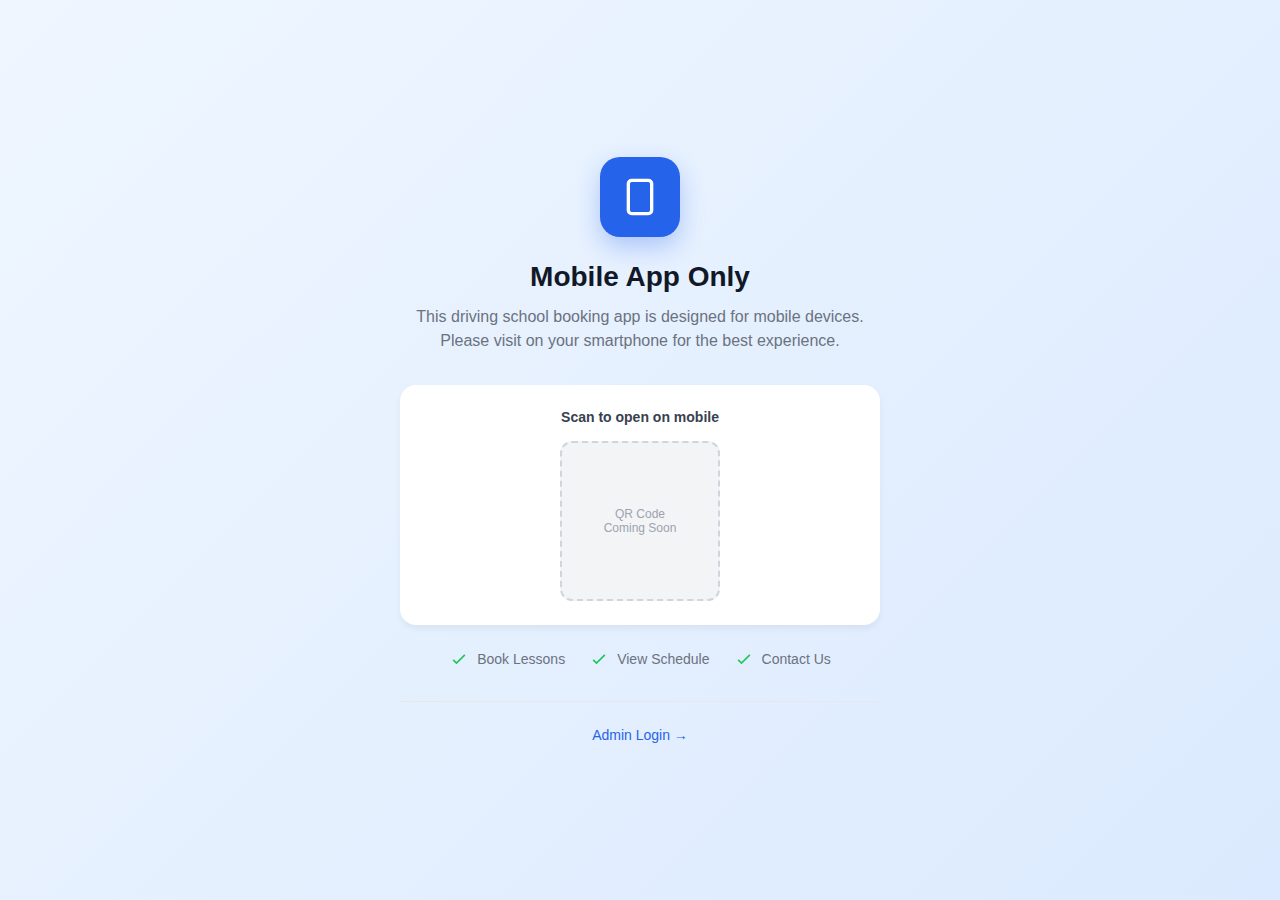
<file: index.html>
<!DOCTYPE html>
<html lang="en">
<head>
  <meta charset="UTF-8">
  <meta name="viewport" content="width=device-width, initial-scale=1.0">
  <title>Schedule Booking - Driving School</title>

  <!-- Favicon -->
  <link rel="icon" type="image/svg+xml" href="data:image/svg+xml,%3Csvg xmlns='http://www.w3.org/2000/svg' viewBox='0 0 24 24' fill='%232563EB'%3E%3Cpath d='M8 7V3m8 4V3m-9 8h10M5 21h14a2 2 0 002-2V7a2 2 0 00-2-2H5a2 2 0 00-2 2v12a2 2 0 002 2z'/%3E%3C/svg%3E">

  <!-- PWA Meta Tags -->
  <meta name="apple-mobile-web-app-capable" content="yes">
  <meta name="apple-mobile-web-app-status-bar-style" content="default">
  <meta name="theme-color" content="#2563EB">

  <style>
    * {
      margin: 0;
      padding: 0;
      box-sizing: border-box;
    }

    body {
      font-family: -apple-system, BlinkMacSystemFont, 'Segoe UI', Roboto, 'Inter', sans-serif;
      background: linear-gradient(135deg, #EFF6FF 0%, #DBEAFE 100%);
      min-height: 100vh;
      display: flex;
      align-items: center;
      justify-content: center;
      padding: 24px;
    }

    .container {
      text-align: center;
      max-width: 480px;
    }

    /* Mobile Loading */
    .mobile-loading {
      display: none;
    }

    .mobile-loading .spinner {
      width: 40px;
      height: 40px;
      border: 3px solid #E5E7EB;
      border-top-color: #2563EB;
      border-radius: 50%;
      animation: spin 0.8s linear infinite;
      margin: 0 auto 16px;
    }

    .mobile-loading p {
      color: #6B7280;
      font-size: 14px;
    }

    @keyframes spin {
      to { transform: rotate(360deg); }
    }

    /* Desktop Block */
    .desktop-block {
      display: none;
    }

    .icon-wrapper {
      width: 80px;
      height: 80px;
      background-color: #2563EB;
      border-radius: 20px;
      display: flex;
      align-items: center;
      justify-content: center;
      margin: 0 auto 24px;
      box-shadow: 0 10px 25px rgba(37, 99, 235, 0.3);
    }

    .icon-wrapper svg {
      width: 40px;
      height: 40px;
      color: white;
    }

    h1 {
      font-size: 28px;
      font-weight: 700;
      color: #111827;
      margin-bottom: 12px;
    }

    .subtitle {
      font-size: 16px;
      color: #6B7280;
      margin-bottom: 32px;
      line-height: 1.5;
    }

    .qr-section {
      background: white;
      border-radius: 16px;
      padding: 24px;
      box-shadow: 0 4px 6px rgba(0, 0, 0, 0.05);
      margin-bottom: 24px;
    }

    .qr-title {
      font-size: 14px;
      font-weight: 600;
      color: #374151;
      margin-bottom: 16px;
    }

    .qr-placeholder {
      width: 160px;
      height: 160px;
      background: #F3F4F6;
      border: 2px dashed #D1D5DB;
      border-radius: 12px;
      display: flex;
      align-items: center;
      justify-content: center;
      margin: 0 auto;
      color: #9CA3AF;
      font-size: 12px;
    }

    .features {
      display: flex;
      justify-content: center;
      gap: 24px;
      flex-wrap: wrap;
    }

    .feature {
      display: flex;
      align-items: center;
      gap: 8px;
      color: #6B7280;
      font-size: 14px;
    }

    .feature svg {
      width: 20px;
      height: 20px;
      color: #22C55E;
    }

    .admin-link {
      margin-top: 32px;
      padding-top: 24px;
      border-top: 1px solid #E5E7EB;
    }

    .admin-link a {
      color: #2563EB;
      text-decoration: none;
      font-size: 14px;
      font-weight: 500;
    }

    .admin-link a:hover {
      text-decoration: underline;
    }

    /* Show correct content based on device */
    @media (max-width: 767px) {
      .mobile-loading {
        display: block;
      }
      .desktop-block {
        display: none !important;
      }
    }

    @media (min-width: 768px) {
      .mobile-loading {
        display: none !important;
      }
      .desktop-block {
        display: block;
      }
    }
  </style>
</head>
<body>
  <div class="container">
    <!-- Mobile: Show loading then redirect -->
    <div class="mobile-loading">
      <div class="spinner"></div>
      <p>Loading app...</p>
    </div>

    <!-- Desktop: Show mobile-only message -->
    <div class="desktop-block">
      <div class="icon-wrapper">
        <svg xmlns="http://www.w3.org/2000/svg" viewBox="0 0 24 24" fill="none" stroke="currentColor" stroke-width="2">
          <rect x="5" y="2" width="14" height="20" rx="2" ry="2"/>
          <line x1="12" y1="18" x2="12.01" y2="18"/>
        </svg>
      </div>

      <h1>Mobile App Only</h1>
      <p class="subtitle">This driving school booking app is designed for mobile devices. Please visit on your smartphone for the best experience.</p>

      <div class="qr-section">
        <p class="qr-title">Scan to open on mobile</p>
        <div class="qr-placeholder">
          QR Code<br>Coming Soon
        </div>
      </div>

      <div class="features">
        <div class="feature">
          <svg xmlns="http://www.w3.org/2000/svg" viewBox="0 0 24 24" fill="none" stroke="currentColor" stroke-width="2">
            <path d="M5 13l4 4L19 7"/>
          </svg>
          <span>Book Lessons</span>
        </div>
        <div class="feature">
          <svg xmlns="http://www.w3.org/2000/svg" viewBox="0 0 24 24" fill="none" stroke="currentColor" stroke-width="2">
            <path d="M5 13l4 4L19 7"/>
          </svg>
          <span>View Schedule</span>
        </div>
        <div class="feature">
          <svg xmlns="http://www.w3.org/2000/svg" viewBox="0 0 24 24" fill="none" stroke="currentColor" stroke-width="2">
            <path d="M5 13l4 4L19 7"/>
          </svg>
          <span>Contact Us</span>
        </div>
      </div>

      <div class="admin-link">
        <a href="admin/index.html">Admin Login →</a>
      </div>
    </div>
  </div>

  <script>
    // Redirect mobile users to mobile.html
    (function() {
      function isMobileDevice() {
        if (window.innerWidth < 768) return true;
        const mobileRegex = /Android|webOS|iPhone|iPad|iPod|BlackBerry|IEMobile|Opera Mini/i;
        return mobileRegex.test(navigator.userAgent);
      }

      if (isMobileDevice()) {
        window.location.replace('mobile.html');
      }
    })();
  </script>
</body>
</html>
</file>
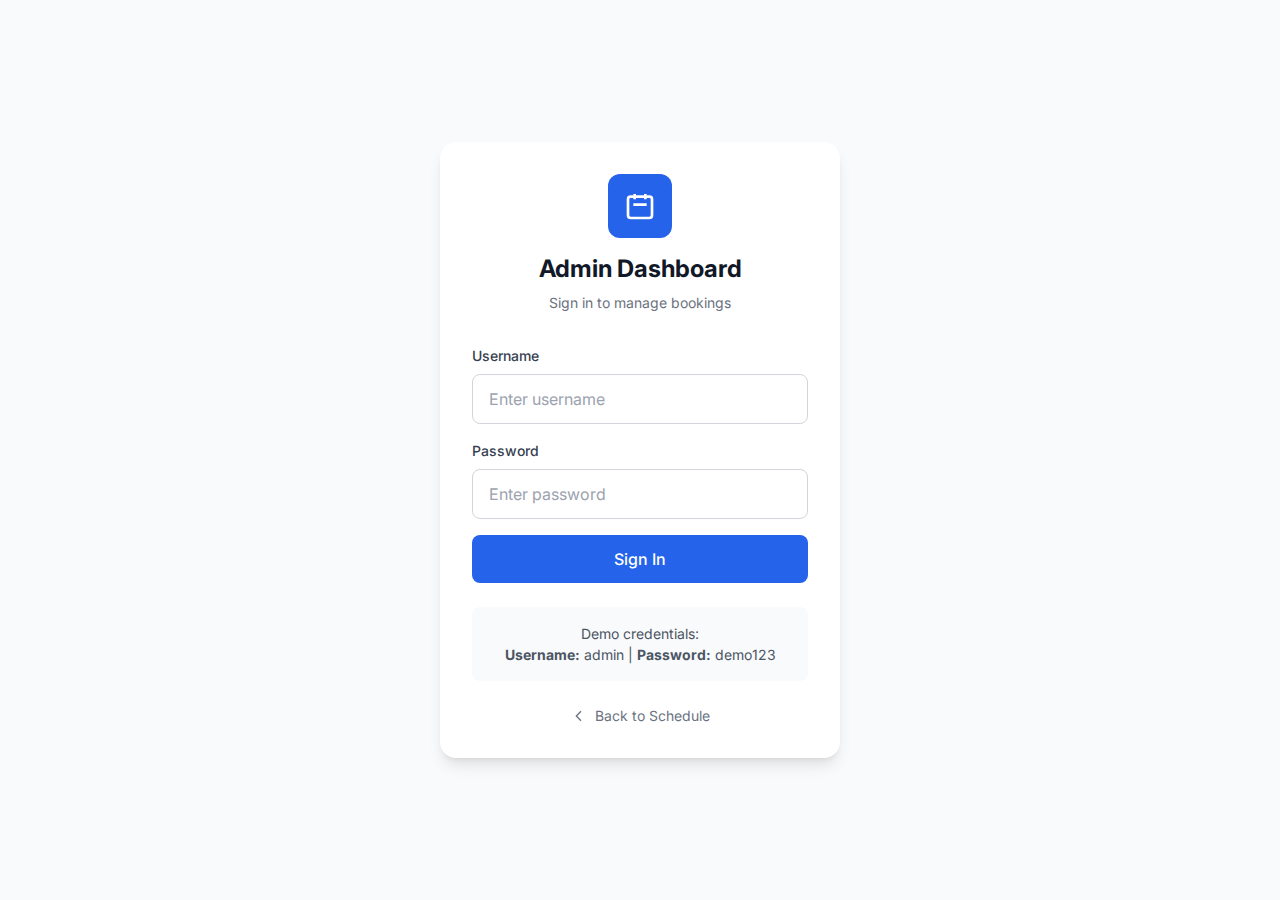
<file: admin/index.html>
<!DOCTYPE html>
<html lang="en">
<head>
  <meta charset="UTF-8">
  <meta name="viewport" content="width=device-width, initial-scale=1.0">
  <title>Admin - Schedule Booking</title>
  <style>
    /* Minimal loading styles */
    body {
      margin: 0;
      min-height: 100vh;
      display: flex;
      align-items: center;
      justify-content: center;
      font-family: -apple-system, BlinkMacSystemFont, 'Segoe UI', Roboto, sans-serif;
      background-color: #F9FAFB;
    }
    .loading {
      text-align: center;
      color: #6B7280;
    }
    .spinner {
      width: 32px;
      height: 32px;
      border: 3px solid #E5E7EB;
      border-top-color: #2563EB;
      border-radius: 50%;
      animation: spin 0.8s linear infinite;
      margin: 0 auto 16px;
    }
    @keyframes spin {
      to { transform: rotate(360deg); }
    }
  </style>
</head>
<body>
  <div class="loading">
    <div class="spinner"></div>
    <p>Loading Admin...</p>
  </div>

  <script>
    (function() {
      // Detect if mobile device
      function isMobileDevice() {
        // Check viewport width
        if (window.innerWidth < 768) return true;

        // Check user agent for mobile devices
        const mobileRegex = /Android|webOS|iPhone|iPad|iPod|BlackBerry|IEMobile|Opera Mini/i;
        if (mobileRegex.test(navigator.userAgent)) return true;

        // Check touch capability
        if ('ontouchstart' in window || navigator.maxTouchPoints > 0) {
          if (window.innerWidth >= 768) return false;
          return true;
        }

        return false;
      }

      // Redirect based on device
      const targetFolder = isMobileDevice() ? 'mobile' : 'desktop';

      // Preserve any query parameters
      const queryString = window.location.search;

      // Redirect to appropriate login page
      window.location.replace(targetFolder + '/index.html' + queryString);
    })();
  </script>
</body>
</html>
</file>
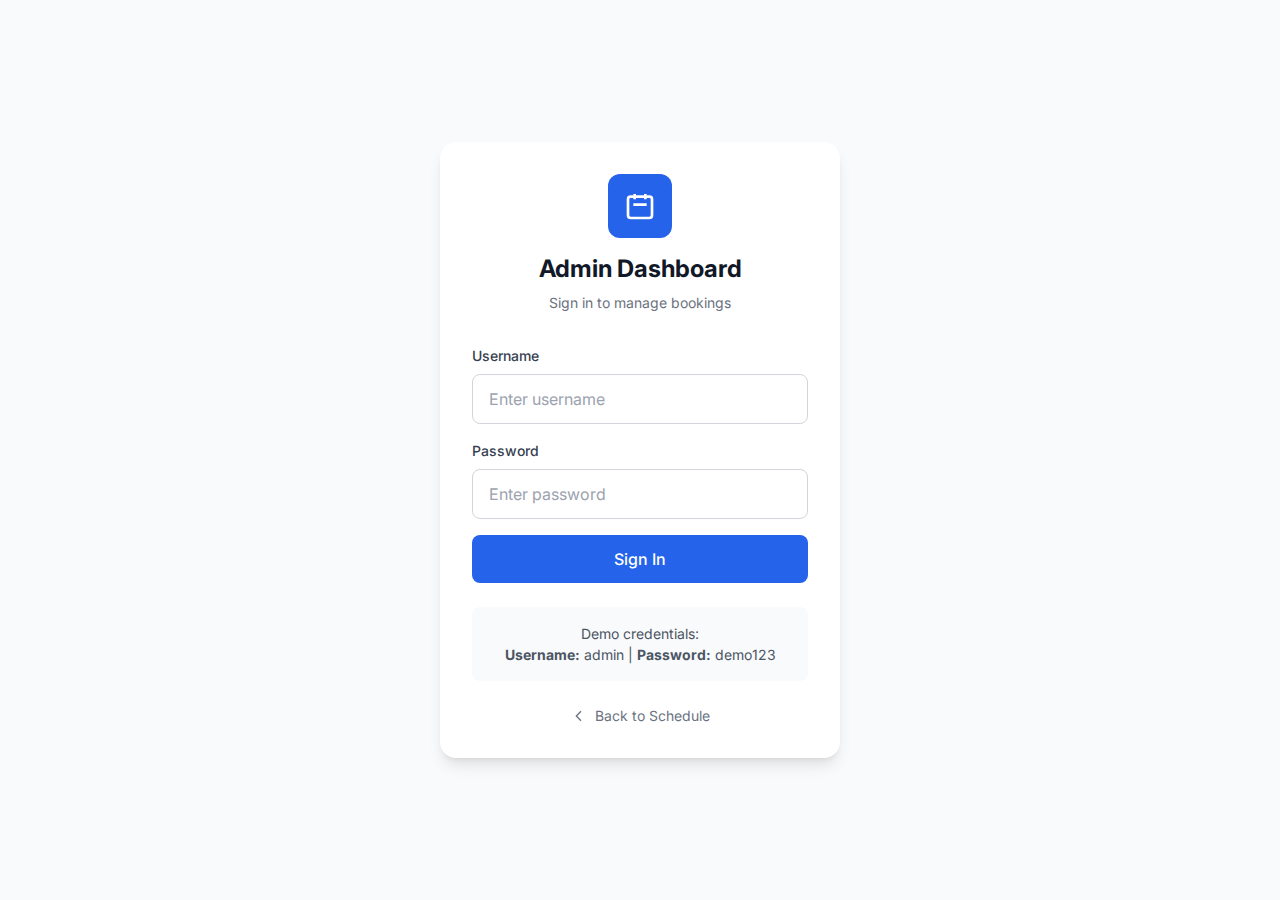
<file: admin/desktop/index.html>
<!DOCTYPE html>
<html lang="en">
<head>
  <meta charset="UTF-8">
  <meta name="viewport" content="width=device-width, initial-scale=1.0">
  <title>Admin Login - Schedule Booking</title>

  <!-- Favicon -->
  <link rel="icon" type="image/svg+xml" href="data:image/svg+xml,%3Csvg xmlns='http://www.w3.org/2000/svg' viewBox='0 0 24 24' fill='%232563EB'%3E%3Cpath d='M8 7V3m8 4V3m-9 8h10M5 21h14a2 2 0 002-2V7a2 2 0 00-2-2H5a2 2 0 00-2 2v12a2 2 0 002 2z'/%3E%3C/svg%3E">

  <!-- Google Fonts -->
  <link rel="preconnect" href="https://fonts.googleapis.com">
  <link rel="preconnect" href="https://fonts.gstatic.com" crossorigin>
  <link href="https://fonts.googleapis.com/css2?family=Inter:wght@400;500;600;700&display=swap" rel="stylesheet">

  <!-- Stylesheets -->
  <link rel="stylesheet" href="../../css/main.css">
  <link rel="stylesheet" href="../../css/components.css">
  <link rel="stylesheet" href="../../css/admin-desktop.css">
</head>
<body class="login-page">
  <div class="login-container">
    <div class="login-card">
      <div class="login-logo">
        <div class="login-logo-icon">
          <svg xmlns="http://www.w3.org/2000/svg" width="32" height="32" viewBox="0 0 24 24" fill="none" stroke="currentColor" stroke-width="2">
            <path d="M8 7V3m8 4V3m-9 8h10M5 21h14a2 2 0 002-2V7a2 2 0 00-2-2H5a2 2 0 00-2 2v12a2 2 0 002 2z"/>
          </svg>
        </div>
        <h1 class="login-title">Admin Dashboard</h1>
        <p class="login-subtitle">Sign in to manage bookings</p>
      </div>

      <form id="login-form" class="login-form">
        <div class="form-group">
          <label class="form-label" for="username">Username</label>
          <input type="text" class="form-input" id="username" placeholder="Enter username" autocomplete="username" required>
        </div>

        <div class="form-group">
          <label class="form-label" for="password">Password</label>
          <input type="password" class="form-input" id="password" placeholder="Enter password" autocomplete="current-password" required>
        </div>

        <div class="login-error" id="login-error">Invalid username or password</div>

        <button type="submit" class="btn btn-primary w-full login-btn">Sign In</button>
      </form>

      <div class="login-hint">
        <p>Demo credentials:</p>
        <p><strong>Username:</strong> admin | <strong>Password:</strong> demo123</p>
      </div>

      <a href="../../desktop.html" class="login-back">
        <svg xmlns="http://www.w3.org/2000/svg" width="16" height="16" viewBox="0 0 24 24" fill="none" stroke="currentColor" stroke-width="2">
          <path d="M15 19l-7-7 7-7"/>
        </svg>
        Back to Schedule
      </a>
    </div>
  </div>

  <script src="../../js/data.js"></script>
  <script src="../../js/storage.js"></script>
  <script src="../../js/utils.js"></script>
  <script>
    document.addEventListener('DOMContentLoaded', () => {
      if (Storage.isAuthenticated()) {
        window.location.href = 'dashboard.html';
        return;
      }

      const form = document.getElementById('login-form');
      const errorEl = document.getElementById('login-error');
      const usernameInput = document.getElementById('username');
      const passwordInput = document.getElementById('password');

      form.addEventListener('submit', (e) => {
        e.preventDefault();
        const username = usernameInput.value.trim();
        const password = passwordInput.value;

        if (username === ADMIN_CREDENTIALS.username && password === ADMIN_CREDENTIALS.password) {
          Storage.saveAuth(true);
          window.location.href = 'dashboard.html';
        } else {
          errorEl.classList.add('visible');
          passwordInput.value = '';
          passwordInput.focus();
        }
      });

      [usernameInput, passwordInput].forEach(input => {
        input.addEventListener('input', () => errorEl.classList.remove('visible'));
      });
    });
  </script>

  <!-- Viewport Switch Detection -->
  <script>
    (function() {
      let resizeTimer;
      const MOBILE_BREAKPOINT = 768;

      function checkViewport() {
        if (window.innerWidth < MOBILE_BREAKPOINT) {
          window.location.replace('../mobile/index.html');
        }
      }

      window.addEventListener('resize', function() {
        clearTimeout(resizeTimer);
        resizeTimer = setTimeout(checkViewport, 250);
      });
    })();
  </script>
</body>
</html>
</file>
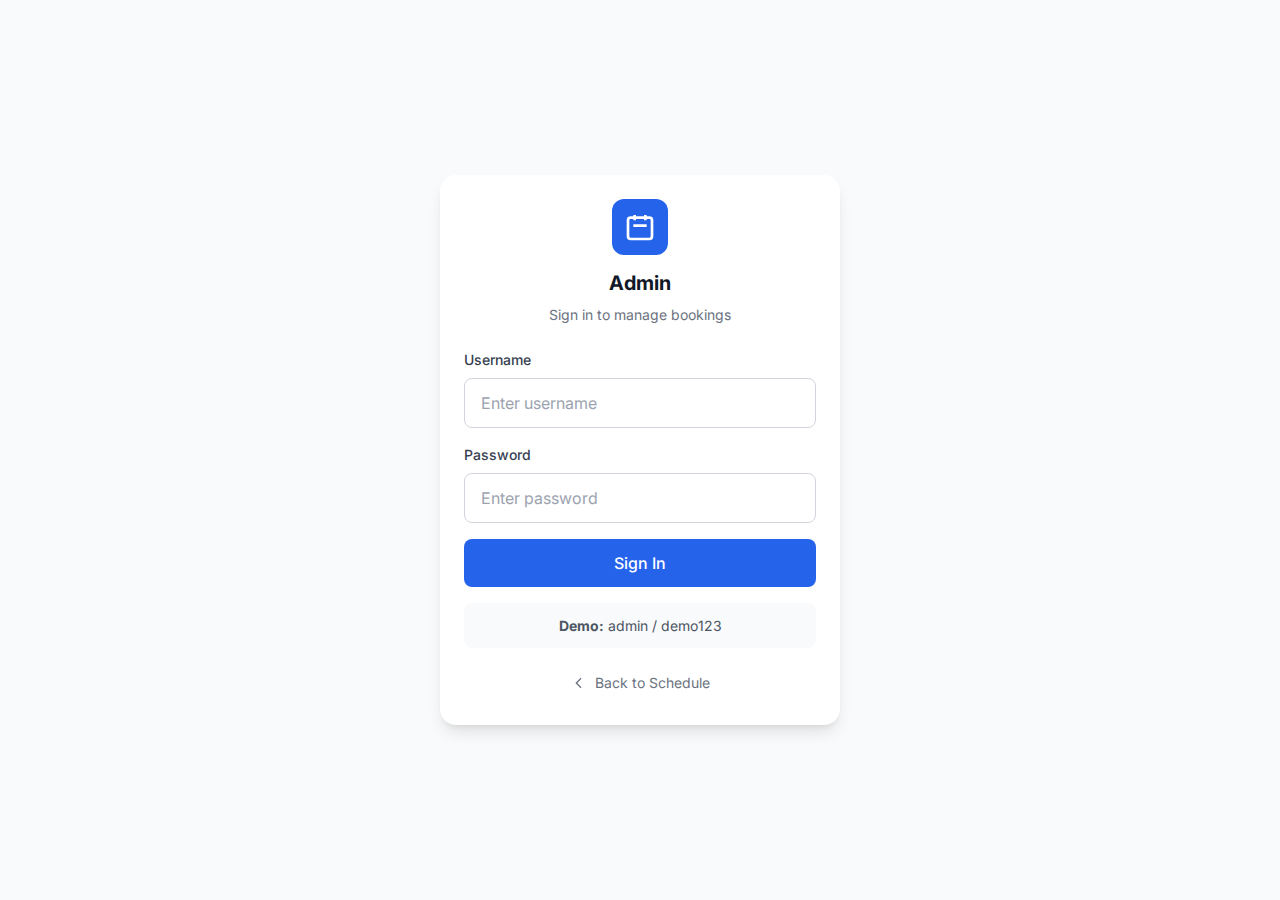
<file: admin/mobile/index.html>
<!DOCTYPE html>
<html lang="en">
<head>
  <meta charset="UTF-8">
  <meta name="viewport" content="width=device-width, initial-scale=1.0, maximum-scale=1.0, user-scalable=no">
  <title>Admin Login</title>

  <!-- Favicon -->
  <link rel="icon" type="image/svg+xml" href="data:image/svg+xml,%3Csvg xmlns='http://www.w3.org/2000/svg' viewBox='0 0 24 24' fill='%232563EB'%3E%3Cpath d='M8 7V3m8 4V3m-9 8h10M5 21h14a2 2 0 002-2V7a2 2 0 00-2-2H5a2 2 0 00-2 2v12a2 2 0 002 2z'/%3E%3C/svg%3E">

  <!-- PWA Meta Tags -->
  <meta name="apple-mobile-web-app-capable" content="yes">
  <meta name="apple-mobile-web-app-status-bar-style" content="default">
  <meta name="theme-color" content="#2563EB">

  <!-- Google Fonts -->
  <link rel="preconnect" href="https://fonts.googleapis.com">
  <link rel="preconnect" href="https://fonts.gstatic.com" crossorigin>
  <link href="https://fonts.googleapis.com/css2?family=Inter:wght@400;500;600;700&display=swap" rel="stylesheet">

  <!-- Stylesheets -->
  <link rel="stylesheet" href="../../css/main.css">
  <link rel="stylesheet" href="../../css/components.css">
  <link rel="stylesheet" href="../../css/admin-mobile.css">
</head>
<body class="login-page">
  <div class="login-container">
    <div class="login-card">
      <div class="login-logo">
        <div class="login-logo-icon">
          <svg xmlns="http://www.w3.org/2000/svg" width="32" height="32" viewBox="0 0 24 24" fill="none" stroke="currentColor" stroke-width="2">
            <path d="M8 7V3m8 4V3m-9 8h10M5 21h14a2 2 0 002-2V7a2 2 0 00-2-2H5a2 2 0 00-2 2v12a2 2 0 002 2z"/>
          </svg>
        </div>
        <h1 class="login-title">Admin</h1>
        <p class="login-subtitle">Sign in to manage bookings</p>
      </div>

      <form id="login-form" class="login-form">
        <div class="form-group">
          <label class="form-label" for="username">Username</label>
          <input type="text" class="form-input" id="username" placeholder="Enter username" autocomplete="username" required>
        </div>

        <div class="form-group">
          <label class="form-label" for="password">Password</label>
          <input type="password" class="form-input" id="password" placeholder="Enter password" autocomplete="current-password" required>
        </div>

        <div class="login-error" id="login-error">Invalid username or password</div>

        <button type="submit" class="btn btn-primary w-full login-btn">Sign In</button>
      </form>

      <div class="login-hint">
        <p><strong>Demo:</strong> admin / demo123</p>
      </div>

      <a href="../../mobile.html" class="login-back">
        <svg xmlns="http://www.w3.org/2000/svg" width="16" height="16" viewBox="0 0 24 24" fill="none" stroke="currentColor" stroke-width="2">
          <path d="M15 19l-7-7 7-7"/>
        </svg>
        Back to Schedule
      </a>
    </div>
  </div>

  <script src="../../js/data.js"></script>
  <script src="../../js/storage.js"></script>
  <script src="../../js/utils.js"></script>
  <script>
    document.addEventListener('DOMContentLoaded', () => {
      if (Storage.isAuthenticated()) {
        window.location.href = 'dashboard.html';
        return;
      }

      const form = document.getElementById('login-form');
      const errorEl = document.getElementById('login-error');
      const usernameInput = document.getElementById('username');
      const passwordInput = document.getElementById('password');

      form.addEventListener('submit', (e) => {
        e.preventDefault();
        const username = usernameInput.value.trim();
        const password = passwordInput.value;

        if (username === ADMIN_CREDENTIALS.username && password === ADMIN_CREDENTIALS.password) {
          Storage.saveAuth(true);
          window.location.href = 'dashboard.html';
        } else {
          errorEl.classList.add('visible');
          passwordInput.value = '';
          passwordInput.focus();
        }
      });

      [usernameInput, passwordInput].forEach(input => {
        input.addEventListener('input', () => errorEl.classList.remove('visible'));
      });
    });
  </script>
</body>
</html>
</file>
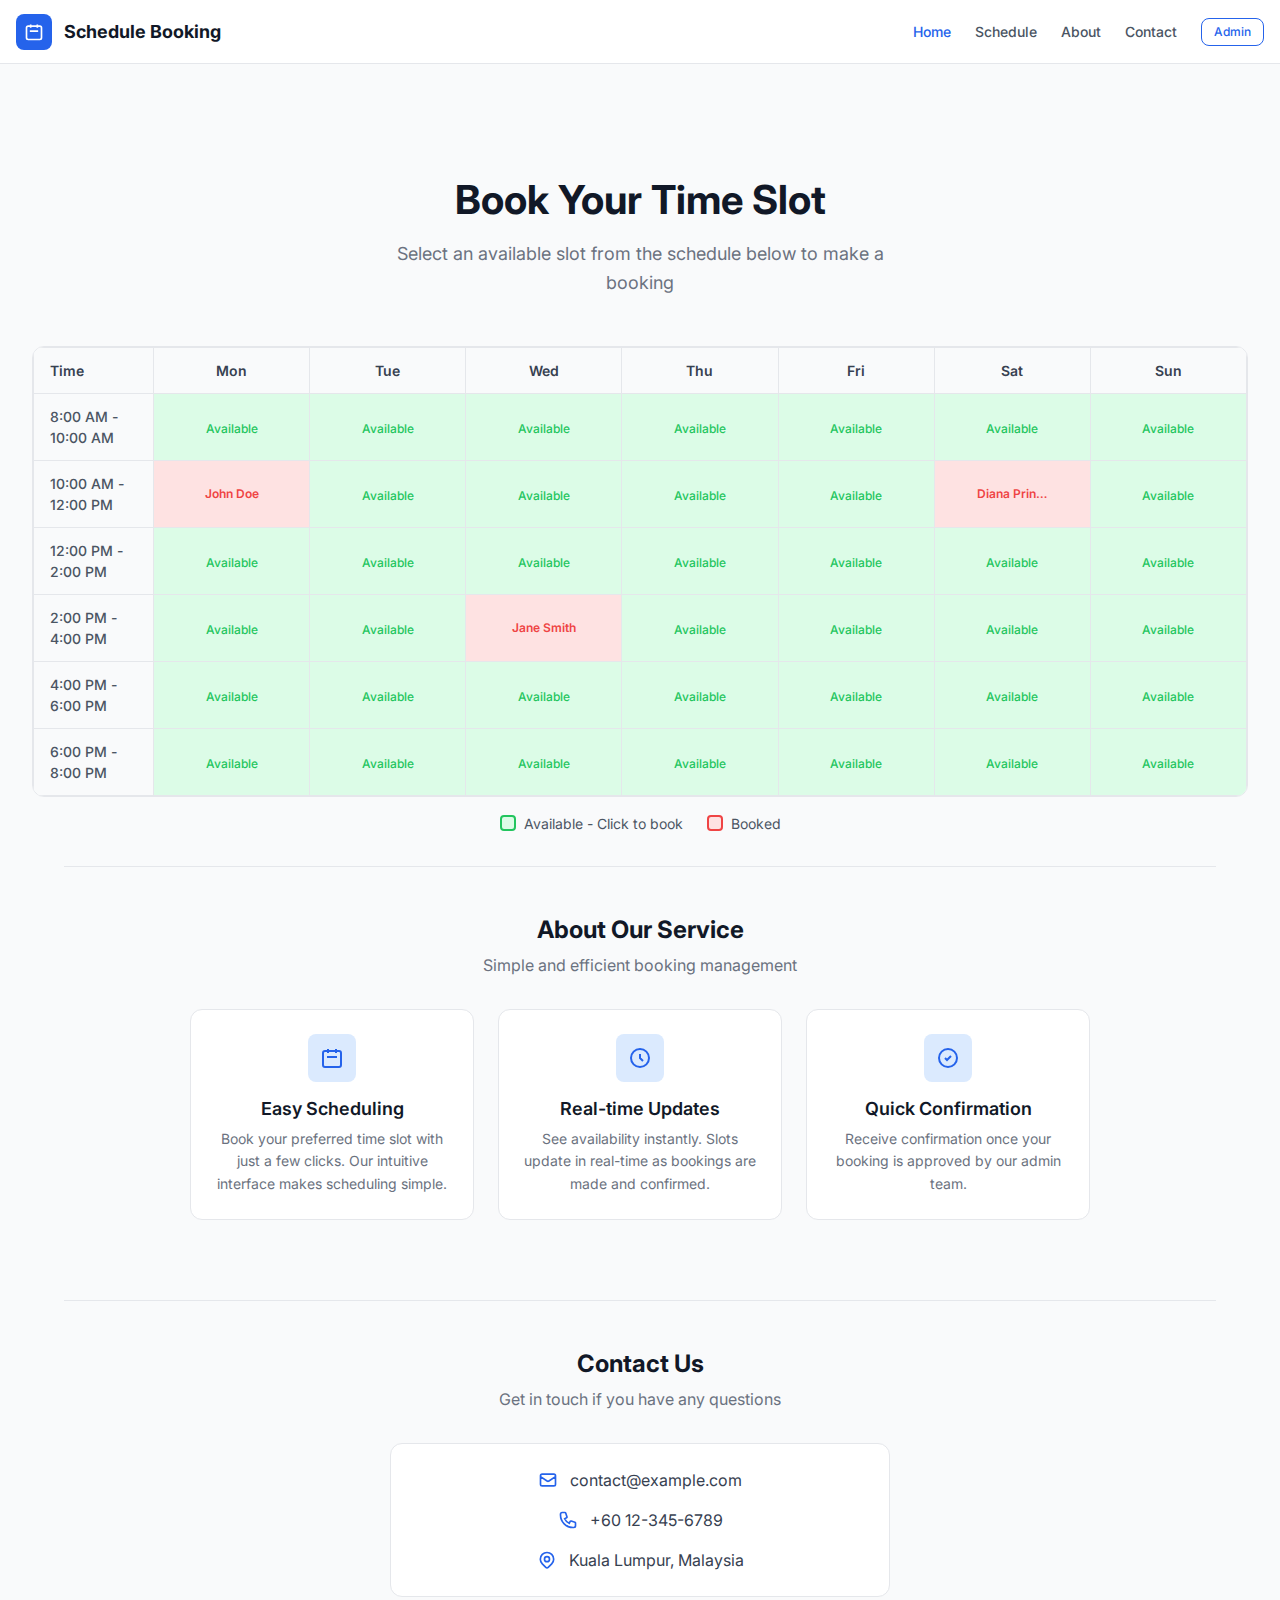
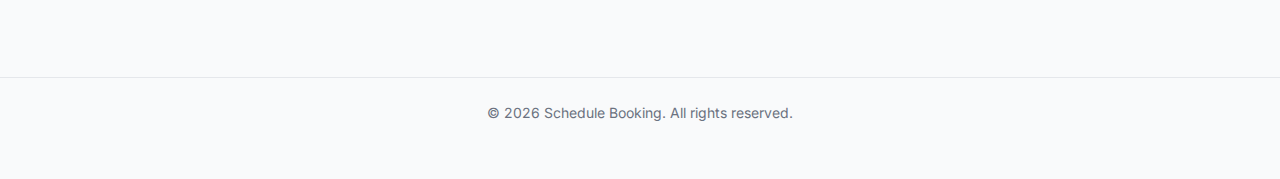
<file: desktop.html>
<!DOCTYPE html>
<html lang="en">
<head>
  <meta charset="UTF-8">
  <meta name="viewport" content="width=device-width, initial-scale=1.0">
  <title>Schedule Booking - Book Your Time Slot</title>

  <!-- Favicon -->
  <link rel="icon" type="image/svg+xml" href="data:image/svg+xml,%3Csvg xmlns='http://www.w3.org/2000/svg' viewBox='0 0 24 24' fill='%232563EB'%3E%3Cpath d='M8 7V3m8 4V3m-9 8h10M5 21h14a2 2 0 002-2V7a2 2 0 00-2-2H5a2 2 0 00-2 2v12a2 2 0 002 2z'/%3E%3C/svg%3E">

  <!-- Google Fonts - Inter -->
  <link rel="preconnect" href="https://fonts.googleapis.com">
  <link rel="preconnect" href="https://fonts.gstatic.com" crossorigin>
  <link href="https://fonts.googleapis.com/css2?family=Inter:wght@400;500;600;700&display=swap" rel="stylesheet">

  <!-- Stylesheets -->
  <link rel="stylesheet" href="css/main.css">
  <link rel="stylesheet" href="css/components.css">
  <link rel="stylesheet" href="css/desktop.css">
</head>
<body>
  <!-- ========================================
       HEADER
       ======================================== -->
  <header class="header">
    <div class="header-logo">
      <div class="header-logo-icon">
        <svg xmlns="http://www.w3.org/2000/svg" width="20" height="20" viewBox="0 0 24 24" fill="none" stroke="currentColor" stroke-width="2">
          <path d="M8 7V3m8 4V3m-9 8h10M5 21h14a2 2 0 002-2V7a2 2 0 00-2-2H5a2 2 0 00-2 2v12a2 2 0 002 2z"/>
        </svg>
      </div>
      <span class="header-logo-text">Schedule Booking</span>
    </div>
    <nav class="header-nav">
      <a href="#top" class="header-nav-link active">Home</a>
      <a href="#timetable" class="header-nav-link">Schedule</a>
      <a href="#about" class="header-nav-link">About</a>
      <a href="#contact" class="header-nav-link">Contact</a>
      <a href="admin/index.html" class="btn btn-outline btn-sm">Admin</a>
    </nav>
  </header>

  <!-- ========================================
       MAIN CONTENT
       ======================================== -->
  <main class="main-content" id="top">
    <!-- Hero Section -->
    <div class="container">
      <section class="hero">
        <h1 class="hero-title">Book Your Time Slot</h1>
        <p class="hero-subtitle">Select an available slot from the schedule below to make a booking</p>
      </section>
    </div>

    <!-- Weekly Timetable Grid - Wide Container -->
    <div class="container-wide">
      <section id="timetable" class="timetable-section">
        <div class="timetable-wrapper">
          <table class="timetable" id="timetable-desktop">
            <thead>
              <tr>
                <th class="time-header">Time</th>
                <th>Mon</th>
                <th>Tue</th>
                <th>Wed</th>
                <th>Thu</th>
                <th>Fri</th>
                <th>Sat</th>
                <th>Sun</th>
              </tr>
            </thead>
            <tbody id="timetable-body">
              <!-- Rows will be rendered by JavaScript -->
            </tbody>
          </table>
        </div>
        <div class="timetable-legend">
          <div class="legend-item">
            <span class="legend-dot legend-available"></span>
            <span>Available - Click to book</span>
          </div>
          <div class="legend-item">
            <span class="legend-dot legend-booked"></span>
            <span>Booked</span>
          </div>
        </div>
      </section>
    </div>

    <!-- About Section -->
    <div class="container">
      <section id="about" class="section">
        <div class="section-header">
          <h2 class="section-title">About Our Service</h2>
          <p class="section-subtitle">Simple and efficient booking management</p>
        </div>
        <div class="about-content">
          <div class="about-card">
            <div class="about-card-icon">
              <svg xmlns="http://www.w3.org/2000/svg" width="24" height="24" viewBox="0 0 24 24" fill="none" stroke="currentColor" stroke-width="2">
                <path d="M8 7V3m8 4V3m-9 8h10M5 21h14a2 2 0 002-2V7a2 2 0 00-2-2H5a2 2 0 00-2 2v12a2 2 0 002 2z"/>
              </svg>
            </div>
            <h3 class="about-card-title">Easy Scheduling</h3>
            <p class="about-card-text">Book your preferred time slot with just a few clicks. Our intuitive interface makes scheduling simple.</p>
          </div>
          <div class="about-card">
            <div class="about-card-icon">
              <svg xmlns="http://www.w3.org/2000/svg" width="24" height="24" viewBox="0 0 24 24" fill="none" stroke="currentColor" stroke-width="2">
                <path d="M12 8v4l3 3m6-3a9 9 0 11-18 0 9 9 0 0118 0z"/>
              </svg>
            </div>
            <h3 class="about-card-title">Real-time Updates</h3>
            <p class="about-card-text">See availability instantly. Slots update in real-time as bookings are made and confirmed.</p>
          </div>
          <div class="about-card">
            <div class="about-card-icon">
              <svg xmlns="http://www.w3.org/2000/svg" width="24" height="24" viewBox="0 0 24 24" fill="none" stroke="currentColor" stroke-width="2">
                <path d="M9 12l2 2 4-4m6 2a9 9 0 11-18 0 9 9 0 0118 0z"/>
              </svg>
            </div>
            <h3 class="about-card-title">Quick Confirmation</h3>
            <p class="about-card-text">Receive confirmation once your booking is approved by our admin team.</p>
          </div>
        </div>
      </section>

      <!-- Contact Section -->
      <section id="contact" class="section">
        <div class="section-header">
          <h2 class="section-title">Contact Us</h2>
          <p class="section-subtitle">Get in touch if you have any questions</p>
        </div>
        <div class="contact-content">
          <div class="contact-info">
            <div class="contact-item">
              <svg xmlns="http://www.w3.org/2000/svg" width="20" height="20" viewBox="0 0 24 24" fill="none" stroke="currentColor" stroke-width="2">
                <path d="M3 8l7.89 5.26a2 2 0 002.22 0L21 8M5 19h14a2 2 0 002-2V7a2 2 0 00-2-2H5a2 2 0 00-2 2v10a2 2 0 002 2z"/>
              </svg>
              <span>contact@example.com</span>
            </div>
            <div class="contact-item">
              <svg xmlns="http://www.w3.org/2000/svg" width="20" height="20" viewBox="0 0 24 24" fill="none" stroke="currentColor" stroke-width="2">
                <path d="M3 5a2 2 0 012-2h3.28a1 1 0 01.948.684l1.498 4.493a1 1 0 01-.502 1.21l-2.257 1.13a11.042 11.042 0 005.516 5.516l1.13-2.257a1 1 0 011.21-.502l4.493 1.498a1 1 0 01.684.949V19a2 2 0 01-2 2h-1C9.716 21 3 14.284 3 6V5z"/>
              </svg>
              <span>+60 12-345-6789</span>
            </div>
            <div class="contact-item">
              <svg xmlns="http://www.w3.org/2000/svg" width="20" height="20" viewBox="0 0 24 24" fill="none" stroke="currentColor" stroke-width="2">
                <path d="M17.657 16.657L13.414 20.9a1.998 1.998 0 01-2.827 0l-4.244-4.243a8 8 0 1111.314 0z"/>
                <path d="M15 11a3 3 0 11-6 0 3 3 0 016 0z"/>
              </svg>
              <span>Kuala Lumpur, Malaysia</span>
            </div>
          </div>
        </div>
      </section>
    </div>

    <!-- Footer -->
    <footer class="footer">
      <div class="container">
        <p>&copy; 2026 Schedule Booking. All rights reserved.</p>
      </div>
    </footer>
  </main>

  <!-- ========================================
       BOOKING MODAL
       ======================================== -->
  <div class="modal-overlay" id="booking-modal">
    <div class="modal">
      <div class="modal-header">
        <h2 class="modal-title">Book This Slot</h2>
        <button class="modal-close" id="modal-close" aria-label="Close modal">
          <svg xmlns="http://www.w3.org/2000/svg" width="20" height="20" viewBox="0 0 24 24" fill="none" stroke="currentColor" stroke-width="2">
            <path d="M6 18L18 6M6 6l12 12"/>
          </svg>
        </button>
      </div>
      <div class="modal-body">
        <div class="booking-slot-info">
          <span id="booking-day">Monday</span>, <span id="booking-time">8:00 AM - 10:00 AM</span>
        </div>
        <form id="booking-form">
          <input type="hidden" id="booking-day-id" value="">
          <input type="hidden" id="booking-slot-id" value="">

          <div class="form-group">
            <label class="form-label" for="booking-name">Name</label>
            <input
              type="text"
              class="form-input"
              id="booking-name"
              placeholder="Enter your name"
              required
            >
            <span class="form-error" id="name-error"></span>
          </div>

          <div class="form-group">
            <label class="form-label" for="booking-phone">Phone Number</label>
            <input
              type="tel"
              class="form-input"
              id="booking-phone"
              placeholder="e.g., 012-345-6789"
              required
            >
            <span class="form-error" id="phone-error"></span>
          </div>
        </form>
      </div>
      <div class="modal-footer">
        <button type="button" class="btn btn-secondary" id="modal-cancel">Cancel</button>
        <button type="submit" class="btn btn-primary" id="modal-submit">Book Now</button>
      </div>
    </div>
  </div>

  <!-- ========================================
       SCRIPTS
       ======================================== -->
  <script src="js/data.js"></script>
  <script src="js/storage.js"></script>
  <script src="js/utils.js"></script>
  <script src="js/desktop.js"></script>

  <!-- Viewport Switch Detection -->
  <script>
    (function() {
      let resizeTimer;
      const MOBILE_BREAKPOINT = 768;

      function checkViewport() {
        if (window.innerWidth < MOBILE_BREAKPOINT) {
          window.location.replace('mobile.html' + window.location.search);
        }
      }

      window.addEventListener('resize', function() {
        clearTimeout(resizeTimer);
        resizeTimer = setTimeout(checkViewport, 250);
      });
    })();
  </script>
</body>
</html>
</file>
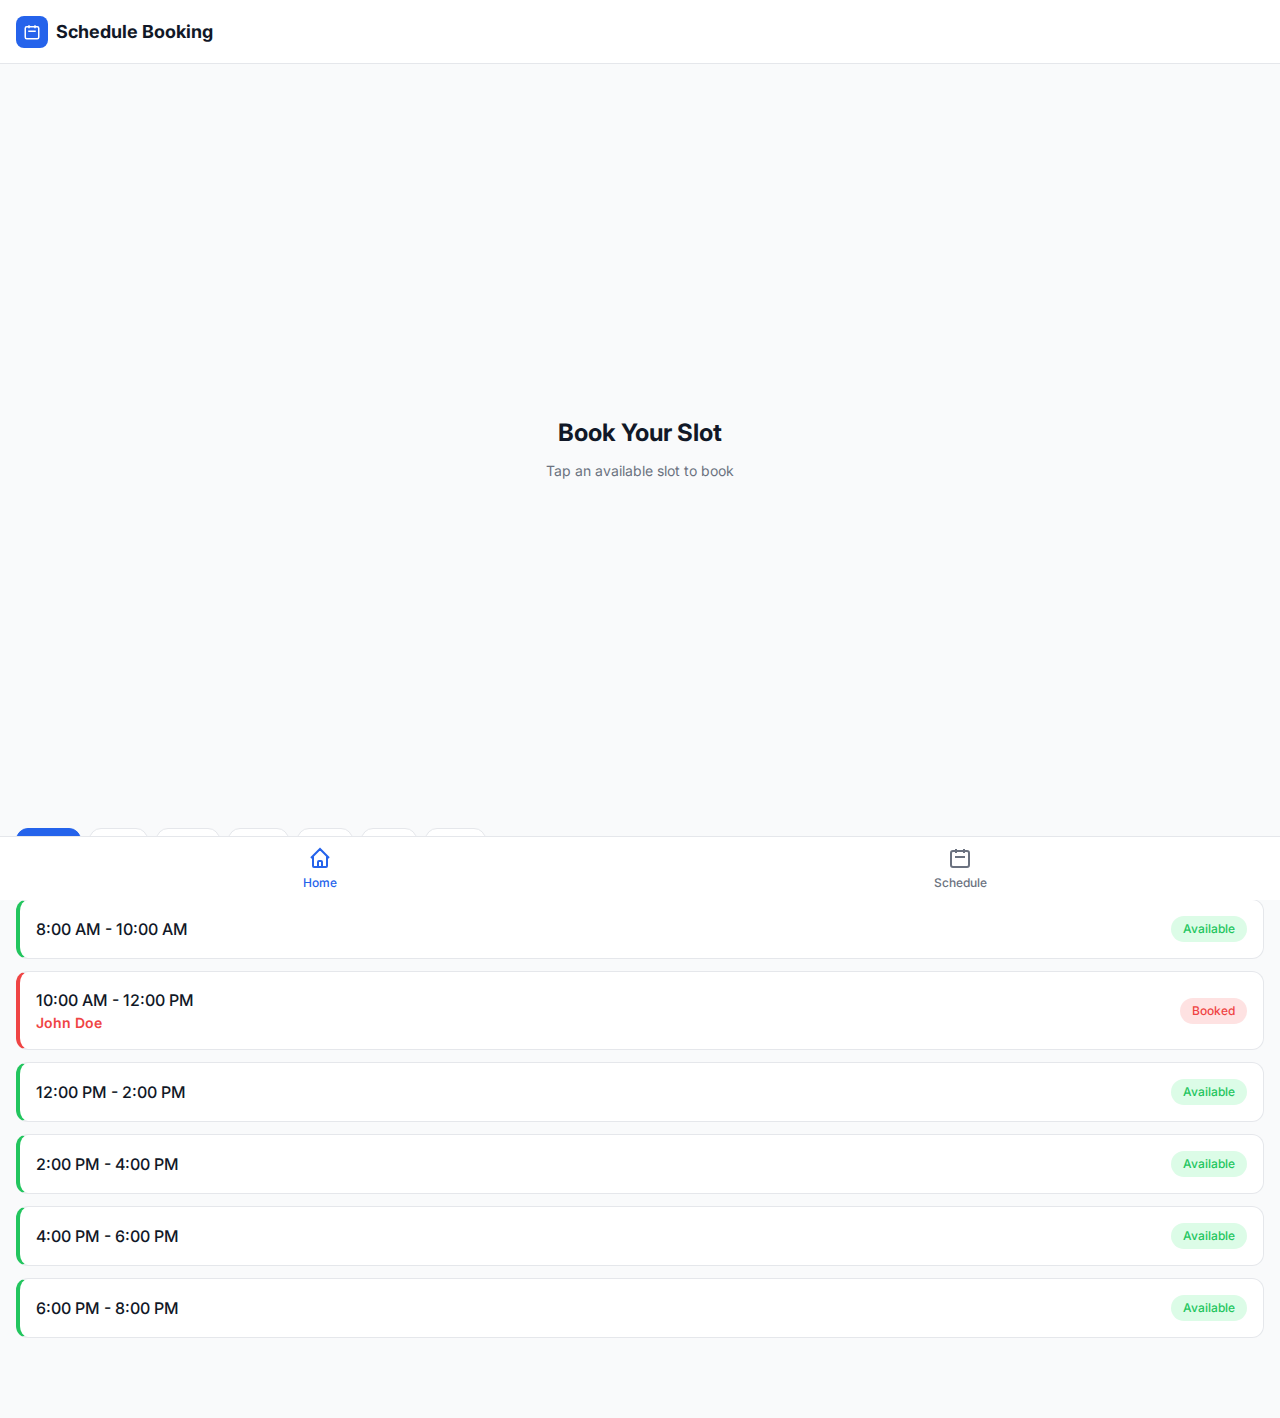
<file: mobile.html>
<!DOCTYPE html>
<html lang="en">
<head>
  <meta charset="UTF-8">
  <meta name="viewport" content="width=device-width, initial-scale=1.0, maximum-scale=1.0, user-scalable=no">
  <title>Schedule Booking</title>

  <!-- Favicon -->
  <link rel="icon" type="image/svg+xml" href="data:image/svg+xml,%3Csvg xmlns='http://www.w3.org/2000/svg' viewBox='0 0 24 24' fill='%232563EB'%3E%3Cpath d='M8 7V3m8 4V3m-9 8h10M5 21h14a2 2 0 002-2V7a2 2 0 00-2-2H5a2 2 0 00-2 2v12a2 2 0 002 2z'/%3E%3C/svg%3E">

  <!-- PWA Meta Tags -->
  <meta name="apple-mobile-web-app-capable" content="yes">
  <meta name="apple-mobile-web-app-status-bar-style" content="default">
  <meta name="theme-color" content="#2563EB">

  <!-- Google Fonts - Inter -->
  <link rel="preconnect" href="https://fonts.googleapis.com">
  <link rel="preconnect" href="https://fonts.gstatic.com" crossorigin>
  <link href="https://fonts.googleapis.com/css2?family=Inter:wght@400;500;600;700&display=swap" rel="stylesheet">

  <!-- Stylesheets -->
  <link rel="stylesheet" href="css/main.css">
  <link rel="stylesheet" href="css/components.css">
  <link rel="stylesheet" href="css/mobile.css">
</head>
<body>
  <!-- ========================================
       MOBILE HEADER
       ======================================== -->
  <header class="mobile-header">
    <div class="mobile-header-logo">
      <div class="mobile-header-icon">
        <svg xmlns="http://www.w3.org/2000/svg" width="18" height="18" viewBox="0 0 24 24" fill="none" stroke="currentColor" stroke-width="2">
          <path d="M8 7V3m8 4V3m-9 8h10M5 21h14a2 2 0 002-2V7a2 2 0 00-2-2H5a2 2 0 00-2 2v12a2 2 0 002 2z"/>
        </svg>
      </div>
      <span class="mobile-header-title">Schedule Booking</span>
    </div>
  </header>

  <!-- ========================================
       MAIN CONTENT
       ======================================== -->
  <main class="mobile-main">
    <!-- Hero Section -->
    <section class="mobile-hero">
      <h1 class="mobile-hero-title">Book Your Slot</h1>
      <p class="mobile-hero-subtitle">Tap an available slot to book</p>
    </section>

    <!-- Day Tabs -->
    <div class="day-tabs-wrapper">
      <div class="day-tabs" id="day-tabs">
        <!-- Day tabs will be rendered by JavaScript -->
      </div>
    </div>

    <!-- Slot Cards -->
    <div class="slot-cards" id="slot-cards">
      <!-- Slot cards will be rendered by JavaScript -->
    </div>
  </main>

  <!-- ========================================
       BOTTOM NAVIGATION
       ======================================== -->
  <nav class="bottom-nav">
    <a href="#" class="bottom-nav-item active">
      <svg xmlns="http://www.w3.org/2000/svg" width="24" height="24" viewBox="0 0 24 24" fill="none" stroke="currentColor" stroke-width="2">
        <path d="M3 12l2-2m0 0l7-7 7 7M5 10v10a1 1 0 001 1h3m10-11l2 2m-2-2v10a1 1 0 01-1 1h-3m-6 0a1 1 0 001-1v-4a1 1 0 011-1h2a1 1 0 011 1v4a1 1 0 001 1m-6 0h6"/>
      </svg>
      <span>Home</span>
    </a>
    <a href="#" class="bottom-nav-item" id="nav-schedule">
      <svg xmlns="http://www.w3.org/2000/svg" width="24" height="24" viewBox="0 0 24 24" fill="none" stroke="currentColor" stroke-width="2">
        <path d="M8 7V3m8 4V3m-9 8h10M5 21h14a2 2 0 002-2V7a2 2 0 00-2-2H5a2 2 0 00-2 2v12a2 2 0 002 2z"/>
      </svg>
      <span>Schedule</span>
    </a>
  </nav>

  <!-- ========================================
       BOOKING MODAL
       ======================================== -->
  <div class="modal-overlay" id="booking-modal">
    <div class="modal mobile-modal">
      <div class="modal-header">
        <h2 class="modal-title">Book This Slot</h2>
        <button class="modal-close" id="modal-close" aria-label="Close modal">
          <svg xmlns="http://www.w3.org/2000/svg" width="20" height="20" viewBox="0 0 24 24" fill="none" stroke="currentColor" stroke-width="2">
            <path d="M6 18L18 6M6 6l12 12"/>
          </svg>
        </button>
      </div>
      <div class="modal-body">
        <div class="booking-slot-info">
          <span id="booking-day">Monday</span>, <span id="booking-time">8:00 AM - 10:00 AM</span>
        </div>
        <form id="booking-form">
          <input type="hidden" id="booking-day-id" value="">
          <input type="hidden" id="booking-slot-id" value="">

          <div class="form-group">
            <label class="form-label" for="booking-name">Name</label>
            <input
              type="text"
              class="form-input"
              id="booking-name"
              placeholder="Enter your name"
              required
            >
            <span class="form-error" id="name-error"></span>
          </div>

          <div class="form-group">
            <label class="form-label" for="booking-phone">Phone Number</label>
            <input
              type="tel"
              class="form-input"
              id="booking-phone"
              placeholder="e.g., 012-345-6789"
              required
            >
            <span class="form-error" id="phone-error"></span>
          </div>
        </form>
      </div>
      <div class="modal-footer">
        <button type="button" class="btn btn-secondary" id="modal-cancel">Cancel</button>
        <button type="submit" class="btn btn-primary" id="modal-submit">Book Now</button>
      </div>
    </div>
  </div>

  <!-- ========================================
       SCRIPTS
       ======================================== -->
  <script src="js/data.js"></script>
  <script src="js/storage.js"></script>
  <script src="js/utils.js"></script>
  <script src="js/mobile.js"></script>

  <!-- Viewport Switch Detection -->
  <script>
    (function() {
      let resizeTimer;
      const DESKTOP_BREAKPOINT = 768;

      function checkViewport() {
        if (window.innerWidth >= DESKTOP_BREAKPOINT) {
          window.location.replace('desktop.html' + window.location.search);
        }
      }

      window.addEventListener('resize', function() {
        clearTimeout(resizeTimer);
        resizeTimer = setTimeout(checkViewport, 250);
      });
    })();
  </script>
</body>
</html>
</file>
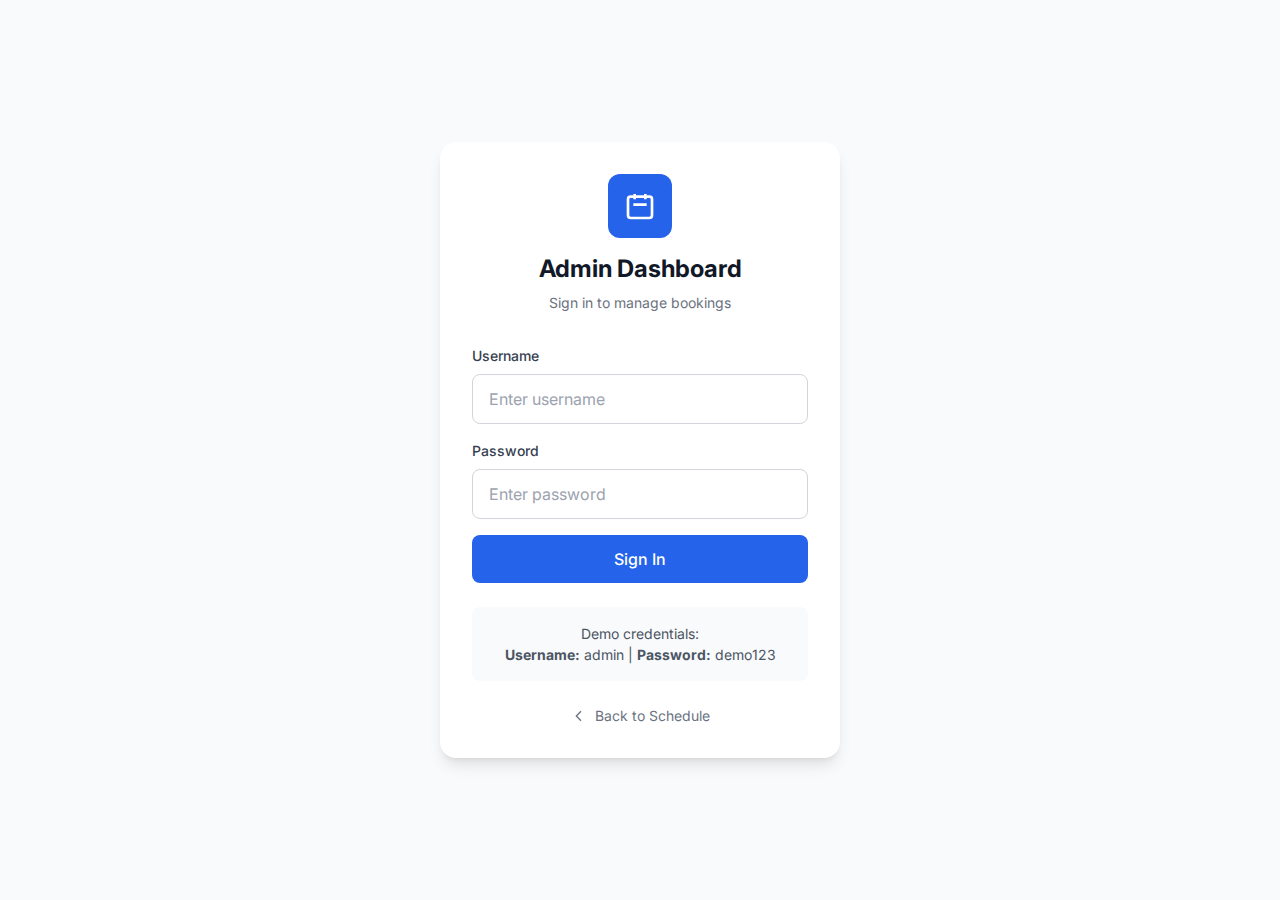
<file: admin/bookings.html>
<!DOCTYPE html>
<html lang="en">
<head>
  <meta charset="UTF-8">
  <meta name="viewport" content="width=device-width, initial-scale=1.0">
  <title>Bookings - Admin Panel</title>

  <!-- Favicon -->
  <link rel="icon" type="image/svg+xml" href="data:image/svg+xml,%3Csvg xmlns='http://www.w3.org/2000/svg' viewBox='0 0 24 24' fill='%232563EB'%3E%3Cpath d='M8 7V3m8 4V3m-9 8h10M5 21h14a2 2 0 002-2V7a2 2 0 00-2-2H5a2 2 0 00-2 2v12a2 2 0 002 2z'/%3E%3C/svg%3E">

  <!-- Google Fonts - Inter -->
  <link rel="preconnect" href="https://fonts.googleapis.com">
  <link rel="preconnect" href="https://fonts.gstatic.com" crossorigin>
  <link href="https://fonts.googleapis.com/css2?family=Inter:wght@400;500;600;700&display=swap" rel="stylesheet">

  <!-- Stylesheets -->
  <link rel="stylesheet" href="../css/main.css">
  <link rel="stylesheet" href="../css/components.css">
  <link rel="stylesheet" href="../css/admin.css">
</head>
<body class="admin-page">
  <!-- ========================================
       DESKTOP SIDEBAR
       ======================================== -->
  <aside class="sidebar desktop-only">
    <div class="sidebar-header">
      <div class="sidebar-logo">
        <div class="sidebar-logo-icon">
          <svg xmlns="http://www.w3.org/2000/svg" width="20" height="20" viewBox="0 0 24 24" fill="none" stroke="currentColor" stroke-width="2">
            <path d="M8 7V3m8 4V3m-9 8h10M5 21h14a2 2 0 002-2V7a2 2 0 00-2-2H5a2 2 0 00-2 2v12a2 2 0 002 2z"/>
          </svg>
        </div>
        <span class="sidebar-logo-text">Admin Panel</span>
      </div>
    </div>

    <nav class="sidebar-nav">
      <a href="dashboard.html" class="sidebar-nav-item">
        <svg xmlns="http://www.w3.org/2000/svg" width="20" height="20" viewBox="0 0 24 24" fill="none" stroke="currentColor" stroke-width="2">
          <path d="M9 19v-6a2 2 0 00-2-2H5a2 2 0 00-2 2v6a2 2 0 002 2h2a2 2 0 002-2zm0 0V9a2 2 0 012-2h2a2 2 0 012 2v10m-6 0a2 2 0 002 2h2a2 2 0 002-2m0 0V5a2 2 0 012-2h2a2 2 0 012 2v14a2 2 0 01-2 2h-2a2 2 0 01-2-2z"/>
        </svg>
        <span>Dashboard</span>
      </a>
      <a href="bookings.html" class="sidebar-nav-item active">
        <svg xmlns="http://www.w3.org/2000/svg" width="20" height="20" viewBox="0 0 24 24" fill="none" stroke="currentColor" stroke-width="2">
          <path d="M9 5H7a2 2 0 00-2 2v12a2 2 0 002 2h10a2 2 0 002-2V7a2 2 0 00-2-2h-2M9 5a2 2 0 002 2h2a2 2 0 002-2M9 5a2 2 0 012-2h2a2 2 0 012 2m-3 7h3m-3 4h3m-6-4h.01M9 16h.01"/>
        </svg>
        <span>Bookings</span>
      </a>
    </nav>

    <div class="sidebar-footer">
      <button class="sidebar-nav-item logout-btn" id="logout-desktop">
        <svg xmlns="http://www.w3.org/2000/svg" width="20" height="20" viewBox="0 0 24 24" fill="none" stroke="currentColor" stroke-width="2">
          <path d="M17 16l4-4m0 0l-4-4m4 4H7m6 4v1a3 3 0 01-3 3H6a3 3 0 01-3-3V7a3 3 0 013-3h4a3 3 0 013 3v1"/>
        </svg>
        <span>Logout</span>
      </button>
    </div>
  </aside>

  <!-- ========================================
       MOBILE HEADER
       ======================================== -->
  <header class="admin-header-mobile mobile-only">
    <a href="dashboard.html" class="header-back">
      <svg xmlns="http://www.w3.org/2000/svg" width="24" height="24" viewBox="0 0 24 24" fill="none" stroke="currentColor" stroke-width="2">
        <path d="M15 19l-7-7 7-7"/>
      </svg>
    </a>
    <span class="admin-header-title">Bookings</span>
    <div style="width: 24px;"></div>
  </header>

  <!-- ========================================
       MAIN CONTENT
       ======================================== -->
  <main class="admin-main">
    <div class="admin-content">
      <!-- Page Header -->
      <div class="page-header">
        <h1 class="page-title">Manage Bookings</h1>
        <p class="page-subtitle">Review and manage booking requests</p>
      </div>

      <!-- Filter Tabs -->
      <div class="tabs" id="filter-tabs">
        <button class="tab active" data-filter="all">All</button>
        <button class="tab" data-filter="pending">Pending</button>
        <button class="tab" data-filter="approved">Approved</button>
        <button class="tab" data-filter="rejected">Rejected</button>
      </div>

      <!-- Desktop Table -->
      <div class="bookings-table-wrapper desktop-only">
        <table class="table bookings-table" id="bookings-table">
          <thead>
            <tr>
              <th>Name</th>
              <th>Phone</th>
              <th>Day</th>
              <th>Time Slot</th>
              <th>Status</th>
              <th>Actions</th>
            </tr>
          </thead>
          <tbody id="bookings-table-body">
            <!-- Rows will be rendered by JavaScript -->
          </tbody>
        </table>
      </div>

      <!-- Mobile Cards -->
      <div class="bookings-cards mobile-only" id="bookings-cards">
        <!-- Cards will be rendered by JavaScript -->
      </div>

      <!-- Empty State -->
      <div class="empty-state hidden" id="empty-state">
        <div class="empty-state-icon">
          <svg xmlns="http://www.w3.org/2000/svg" width="64" height="64" viewBox="0 0 24 24" fill="none" stroke="currentColor" stroke-width="1">
            <path d="M9 5H7a2 2 0 00-2 2v12a2 2 0 002 2h10a2 2 0 002-2V7a2 2 0 00-2-2h-2M9 5a2 2 0 002 2h2a2 2 0 002-2M9 5a2 2 0 012-2h2a2 2 0 012 2"/>
          </svg>
        </div>
        <h3 class="empty-state-title">No bookings found</h3>
        <p class="empty-state-text">There are no bookings matching this filter</p>
      </div>
    </div>
  </main>

  <!-- ========================================
       MOBILE BOTTOM NAVIGATION
       ======================================== -->
  <nav class="bottom-nav mobile-only">
    <a href="dashboard.html" class="bottom-nav-item">
      <svg xmlns="http://www.w3.org/2000/svg" width="24" height="24" viewBox="0 0 24 24" fill="none" stroke="currentColor" stroke-width="2">
        <path d="M9 19v-6a2 2 0 00-2-2H5a2 2 0 00-2 2v6a2 2 0 002 2h2a2 2 0 002-2zm0 0V9a2 2 0 012-2h2a2 2 0 012 2v10m-6 0a2 2 0 002 2h2a2 2 0 002-2m0 0V5a2 2 0 012-2h2a2 2 0 012 2v14a2 2 0 01-2 2h-2a2 2 0 01-2-2z"/>
      </svg>
      <span>Main</span>
    </a>
    <a href="bookings.html" class="bottom-nav-item active">
      <svg xmlns="http://www.w3.org/2000/svg" width="24" height="24" viewBox="0 0 24 24" fill="none" stroke="currentColor" stroke-width="2">
        <path d="M9 5H7a2 2 0 00-2 2v12a2 2 0 002 2h10a2 2 0 002-2V7a2 2 0 00-2-2h-2M9 5a2 2 0 002 2h2a2 2 0 002-2M9 5a2 2 0 012-2h2a2 2 0 012 2m-3 7h3m-3 4h3m-6-4h.01M9 16h.01"/>
      </svg>
      <span>Bookings</span>
    </a>
    <button class="bottom-nav-item" id="logout-mobile">
      <svg xmlns="http://www.w3.org/2000/svg" width="24" height="24" viewBox="0 0 24 24" fill="none" stroke="currentColor" stroke-width="2">
        <path d="M17 16l4-4m0 0l-4-4m4 4H7m6 4v1a3 3 0 01-3 3H6a3 3 0 01-3-3V7a3 3 0 013-3h4a3 3 0 013 3v1"/>
      </svg>
      <span>Logout</span>
    </button>
  </nav>

  <!-- ========================================
       VIEW BOOKING MODAL
       ======================================== -->
  <div class="modal-overlay" id="view-modal">
    <div class="modal">
      <div class="modal-header">
        <h2 class="modal-title">Booking Details</h2>
        <button class="modal-close" id="view-modal-close" aria-label="Close modal">
          <svg xmlns="http://www.w3.org/2000/svg" width="20" height="20" viewBox="0 0 24 24" fill="none" stroke="currentColor" stroke-width="2">
            <path d="M6 18L18 6M6 6l12 12"/>
          </svg>
        </button>
      </div>
      <div class="modal-body">
        <div class="booking-detail">
          <div class="booking-detail-row">
            <span class="booking-detail-label">Name</span>
            <span class="booking-detail-value" id="view-name">-</span>
          </div>
          <div class="booking-detail-row">
            <span class="booking-detail-label">Phone</span>
            <span class="booking-detail-value" id="view-phone">-</span>
          </div>
          <div class="booking-detail-row">
            <span class="booking-detail-label">Day</span>
            <span class="booking-detail-value" id="view-day">-</span>
          </div>
          <div class="booking-detail-row">
            <span class="booking-detail-label">Time Slot</span>
            <span class="booking-detail-value" id="view-slot">-</span>
          </div>
          <div class="booking-detail-row">
            <span class="booking-detail-label">Status</span>
            <span class="booking-detail-value" id="view-status">-</span>
          </div>
          <div class="booking-detail-row">
            <span class="booking-detail-label">Submitted</span>
            <span class="booking-detail-value" id="view-date">-</span>
          </div>
        </div>
      </div>
      <div class="modal-footer" id="view-modal-footer">
        <button type="button" class="btn btn-secondary" id="view-modal-cancel">Close</button>
      </div>
    </div>
  </div>

  <!-- ========================================
       SCRIPTS
       ======================================== -->
  <script src="../js/data.js"></script>
  <script src="../js/storage.js"></script>
  <script src="../js/utils.js"></script>
  <script src="../js/admin.js"></script>
</body>
</html>
</file>
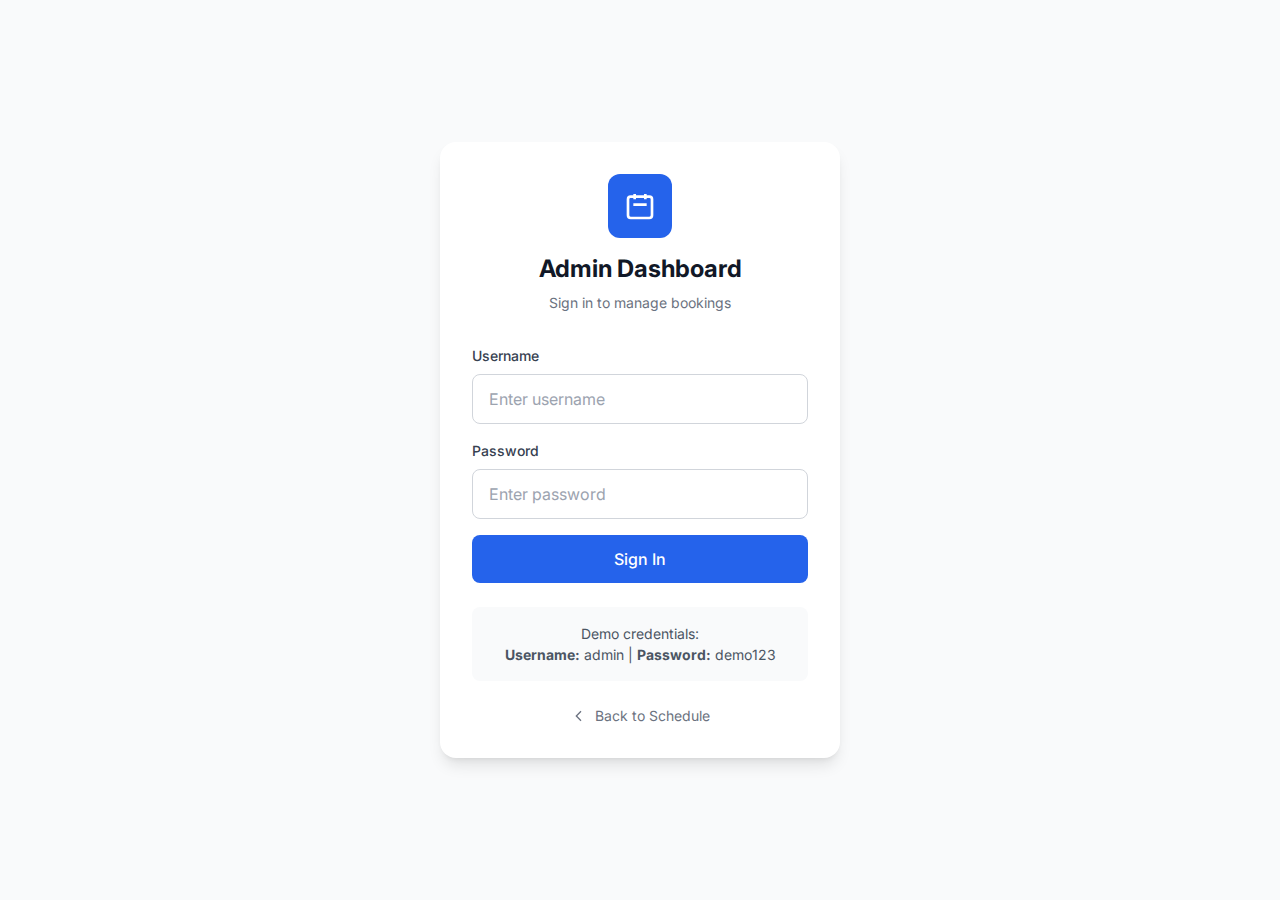
<file: admin/dashboard.html>
<!DOCTYPE html>
<html lang="en">
<head>
  <meta charset="UTF-8">
  <meta name="viewport" content="width=device-width, initial-scale=1.0">
  <title>Dashboard - Admin Panel</title>

  <!-- Favicon -->
  <link rel="icon" type="image/svg+xml" href="data:image/svg+xml,%3Csvg xmlns='http://www.w3.org/2000/svg' viewBox='0 0 24 24' fill='%232563EB'%3E%3Cpath d='M8 7V3m8 4V3m-9 8h10M5 21h14a2 2 0 002-2V7a2 2 0 00-2-2H5a2 2 0 00-2 2v12a2 2 0 002 2z'/%3E%3C/svg%3E">

  <!-- Google Fonts - Inter -->
  <link rel="preconnect" href="https://fonts.googleapis.com">
  <link rel="preconnect" href="https://fonts.gstatic.com" crossorigin>
  <link href="https://fonts.googleapis.com/css2?family=Inter:wght@400;500;600;700&display=swap" rel="stylesheet">

  <!-- Stylesheets -->
  <link rel="stylesheet" href="../css/main.css">
  <link rel="stylesheet" href="../css/components.css">
  <link rel="stylesheet" href="../css/admin.css">
</head>
<body class="admin-page">
  <!-- ========================================
       DESKTOP SIDEBAR
       ======================================== -->
  <aside class="sidebar desktop-only">
    <div class="sidebar-header">
      <div class="sidebar-logo">
        <div class="sidebar-logo-icon">
          <svg xmlns="http://www.w3.org/2000/svg" width="20" height="20" viewBox="0 0 24 24" fill="none" stroke="currentColor" stroke-width="2">
            <path d="M8 7V3m8 4V3m-9 8h10M5 21h14a2 2 0 002-2V7a2 2 0 00-2-2H5a2 2 0 00-2 2v12a2 2 0 002 2z"/>
          </svg>
        </div>
        <span class="sidebar-logo-text">Admin Panel</span>
      </div>
    </div>

    <nav class="sidebar-nav">
      <a href="dashboard.html" class="sidebar-nav-item active">
        <svg xmlns="http://www.w3.org/2000/svg" width="20" height="20" viewBox="0 0 24 24" fill="none" stroke="currentColor" stroke-width="2">
          <path d="M9 19v-6a2 2 0 00-2-2H5a2 2 0 00-2 2v6a2 2 0 002 2h2a2 2 0 002-2zm0 0V9a2 2 0 012-2h2a2 2 0 012 2v10m-6 0a2 2 0 002 2h2a2 2 0 002-2m0 0V5a2 2 0 012-2h2a2 2 0 012 2v14a2 2 0 01-2 2h-2a2 2 0 01-2-2z"/>
        </svg>
        <span>Dashboard</span>
      </a>
      <a href="bookings.html" class="sidebar-nav-item">
        <svg xmlns="http://www.w3.org/2000/svg" width="20" height="20" viewBox="0 0 24 24" fill="none" stroke="currentColor" stroke-width="2">
          <path d="M9 5H7a2 2 0 00-2 2v12a2 2 0 002 2h10a2 2 0 002-2V7a2 2 0 00-2-2h-2M9 5a2 2 0 002 2h2a2 2 0 002-2M9 5a2 2 0 012-2h2a2 2 0 012 2m-3 7h3m-3 4h3m-6-4h.01M9 16h.01"/>
        </svg>
        <span>Bookings</span>
      </a>
    </nav>

    <div class="sidebar-footer">
      <button class="sidebar-nav-item logout-btn" id="logout-desktop">
        <svg xmlns="http://www.w3.org/2000/svg" width="20" height="20" viewBox="0 0 24 24" fill="none" stroke="currentColor" stroke-width="2">
          <path d="M17 16l4-4m0 0l-4-4m4 4H7m6 4v1a3 3 0 01-3 3H6a3 3 0 01-3-3V7a3 3 0 013-3h4a3 3 0 013 3v1"/>
        </svg>
        <span>Logout</span>
      </button>
    </div>
  </aside>

  <!-- ========================================
       MOBILE HEADER
       ======================================== -->
  <header class="admin-header-mobile mobile-only">
    <span class="admin-header-title">Dashboard</span>
  </header>

  <!-- ========================================
       MAIN CONTENT
       ======================================== -->
  <main class="admin-main">
    <div class="admin-content">
      <!-- Page Header -->
      <div class="page-header">
        <h1 class="page-title">Dashboard Overview</h1>
        <p class="page-subtitle">View booking statistics at a glance</p>
      </div>

      <!-- Stats Grid -->
      <div class="stats-grid" id="stats-grid">
        <!-- Total Bookings -->
        <div class="stat-card">
          <div class="stat-card-content">
            <span class="stat-card-label">Total Bookings</span>
            <span class="stat-card-value" id="stat-total">0</span>
          </div>
          <div class="stat-card-icon bg-primary-light">
            <svg xmlns="http://www.w3.org/2000/svg" width="24" height="24" viewBox="0 0 24 24" fill="none" stroke="var(--primary)" stroke-width="2">
              <path d="M12 4.354a4 4 0 110 5.292M15 21H3v-1a6 6 0 0112 0v1zm0 0h6v-1a6 6 0 00-9-5.197M13 7a4 4 0 11-8 0 4 4 0 018 0z"/>
            </svg>
          </div>
        </div>

        <!-- Pending -->
        <div class="stat-card">
          <div class="stat-card-content">
            <span class="stat-card-label">Pending Approval</span>
            <span class="stat-card-value" id="stat-pending">0</span>
          </div>
          <div class="stat-card-icon bg-warning-light">
            <svg xmlns="http://www.w3.org/2000/svg" width="24" height="24" viewBox="0 0 24 24" fill="none" stroke="var(--warning)" stroke-width="2">
              <path d="M12 8v4l3 3m6-3a9 9 0 11-18 0 9 9 0 0118 0z"/>
            </svg>
          </div>
        </div>

        <!-- Approved -->
        <div class="stat-card">
          <div class="stat-card-content">
            <span class="stat-card-label">Approved</span>
            <span class="stat-card-value" id="stat-approved">0</span>
          </div>
          <div class="stat-card-icon bg-success-light">
            <svg xmlns="http://www.w3.org/2000/svg" width="24" height="24" viewBox="0 0 24 24" fill="none" stroke="var(--success)" stroke-width="2">
              <path d="M5 13l4 4L19 7"/>
            </svg>
          </div>
        </div>

        <!-- Available Slots -->
        <div class="stat-card">
          <div class="stat-card-content">
            <span class="stat-card-label">Available Slots</span>
            <span class="stat-card-value" id="stat-available">42</span>
          </div>
          <div class="stat-card-icon bg-gray-light">
            <svg xmlns="http://www.w3.org/2000/svg" width="24" height="24" viewBox="0 0 24 24" fill="none" stroke="var(--gray-600)" stroke-width="2">
              <path d="M8 7V3m8 4V3m-9 8h10M5 21h14a2 2 0 002-2V7a2 2 0 00-2-2H5a2 2 0 00-2 2v12a2 2 0 002 2z"/>
            </svg>
          </div>
        </div>
      </div>

      <!-- Quick Actions -->
      <div class="quick-actions">
        <h2 class="section-title">Quick Actions</h2>
        <div class="action-cards">
          <a href="bookings.html" class="action-card">
            <div class="action-card-icon">
              <svg xmlns="http://www.w3.org/2000/svg" width="24" height="24" viewBox="0 0 24 24" fill="none" stroke="currentColor" stroke-width="2">
                <path d="M9 5H7a2 2 0 00-2 2v12a2 2 0 002 2h10a2 2 0 002-2V7a2 2 0 00-2-2h-2M9 5a2 2 0 002 2h2a2 2 0 002-2M9 5a2 2 0 012-2h2a2 2 0 012 2m-3 7h3m-3 4h3m-6-4h.01M9 16h.01"/>
              </svg>
            </div>
            <div class="action-card-content">
              <span class="action-card-title">Manage Bookings</span>
              <span class="action-card-desc">View, approve, or reject booking requests</span>
            </div>
            <svg xmlns="http://www.w3.org/2000/svg" width="20" height="20" viewBox="0 0 24 24" fill="none" stroke="currentColor" stroke-width="2" class="action-card-arrow">
              <path d="M9 5l7 7-7 7"/>
            </svg>
          </a>

          <a href="../index.html" class="action-card">
            <div class="action-card-icon">
              <svg xmlns="http://www.w3.org/2000/svg" width="24" height="24" viewBox="0 0 24 24" fill="none" stroke="currentColor" stroke-width="2">
                <path d="M15 12a3 3 0 11-6 0 3 3 0 016 0z"/>
                <path d="M2.458 12C3.732 7.943 7.523 5 12 5c4.478 0 8.268 2.943 9.542 7-1.274 4.057-5.064 7-9.542 7-4.477 0-8.268-2.943-9.542-7z"/>
              </svg>
            </div>
            <div class="action-card-content">
              <span class="action-card-title">View Public Schedule</span>
              <span class="action-card-desc">See the booking page as guests see it</span>
            </div>
            <svg xmlns="http://www.w3.org/2000/svg" width="20" height="20" viewBox="0 0 24 24" fill="none" stroke="currentColor" stroke-width="2" class="action-card-arrow">
              <path d="M9 5l7 7-7 7"/>
            </svg>
          </a>
        </div>
      </div>
    </div>
  </main>

  <!-- ========================================
       MOBILE BOTTOM NAVIGATION
       ======================================== -->
  <nav class="bottom-nav mobile-only">
    <a href="dashboard.html" class="bottom-nav-item active">
      <svg xmlns="http://www.w3.org/2000/svg" width="24" height="24" viewBox="0 0 24 24" fill="none" stroke="currentColor" stroke-width="2">
        <path d="M9 19v-6a2 2 0 00-2-2H5a2 2 0 00-2 2v6a2 2 0 002 2h2a2 2 0 002-2zm0 0V9a2 2 0 012-2h2a2 2 0 012 2v10m-6 0a2 2 0 002 2h2a2 2 0 002-2m0 0V5a2 2 0 012-2h2a2 2 0 012 2v14a2 2 0 01-2 2h-2a2 2 0 01-2-2z"/>
      </svg>
      <span>Main</span>
    </a>
    <a href="bookings.html" class="bottom-nav-item">
      <svg xmlns="http://www.w3.org/2000/svg" width="24" height="24" viewBox="0 0 24 24" fill="none" stroke="currentColor" stroke-width="2">
        <path d="M9 5H7a2 2 0 00-2 2v12a2 2 0 002 2h10a2 2 0 002-2V7a2 2 0 00-2-2h-2M9 5a2 2 0 002 2h2a2 2 0 002-2M9 5a2 2 0 012-2h2a2 2 0 012 2m-3 7h3m-3 4h3m-6-4h.01M9 16h.01"/>
      </svg>
      <span>Bookings</span>
    </a>
    <button class="bottom-nav-item" id="logout-mobile">
      <svg xmlns="http://www.w3.org/2000/svg" width="24" height="24" viewBox="0 0 24 24" fill="none" stroke="currentColor" stroke-width="2">
        <path d="M17 16l4-4m0 0l-4-4m4 4H7m6 4v1a3 3 0 01-3 3H6a3 3 0 01-3-3V7a3 3 0 013-3h4a3 3 0 013 3v1"/>
      </svg>
      <span>Logout</span>
    </button>
  </nav>

  <!-- ========================================
       SCRIPTS
       ======================================== -->
  <script src="../js/data.js"></script>
  <script src="../js/storage.js"></script>
  <script src="../js/utils.js"></script>
  <script src="../js/admin.js"></script>
</body>
</html>
</file>
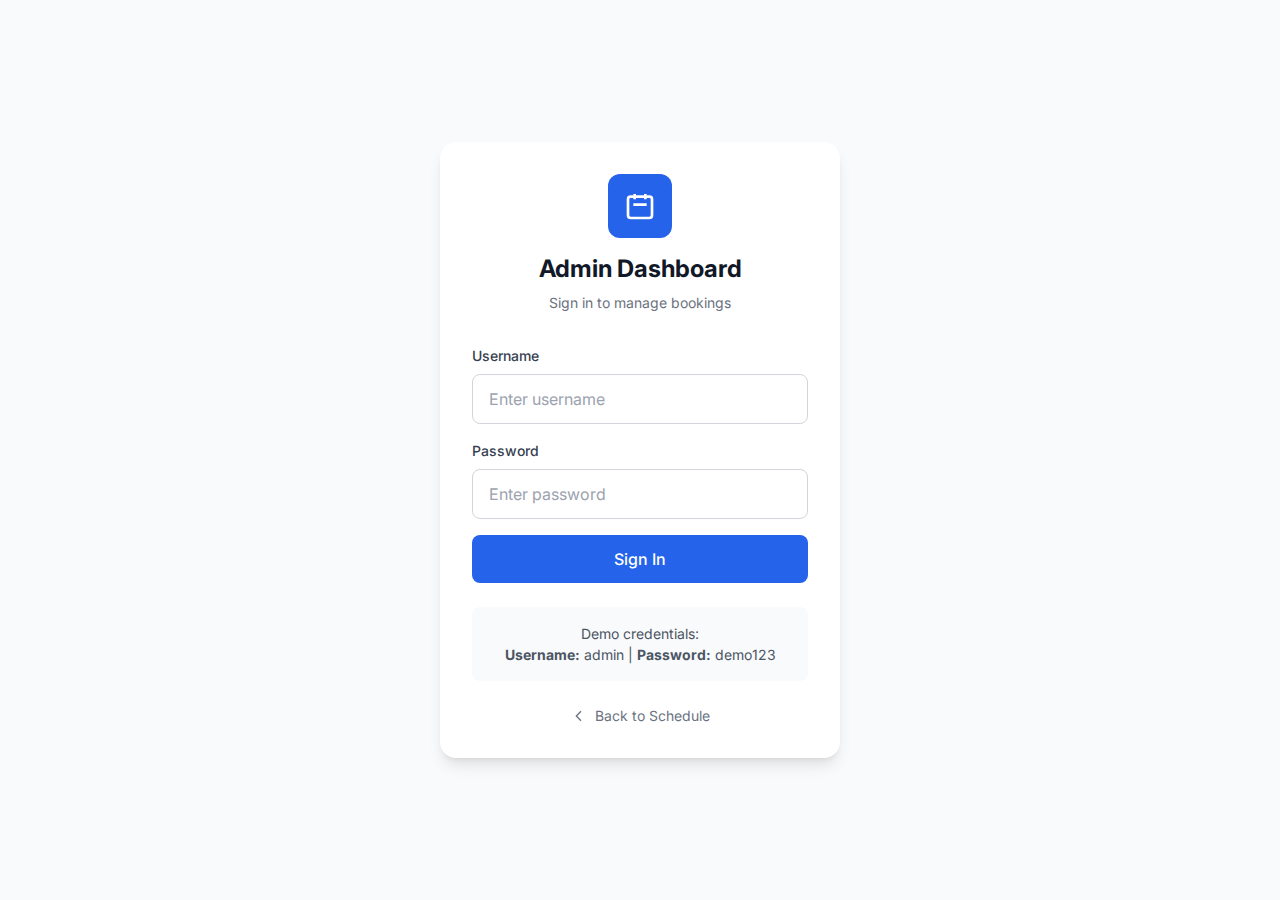
<file: admin/desktop/bookings.html>
<!DOCTYPE html>
<html lang="en">
<head>
  <meta charset="UTF-8">
  <meta name="viewport" content="width=device-width, initial-scale=1.0">
  <title>Bookings - Admin Panel</title>

  <!-- Favicon -->
  <link rel="icon" type="image/svg+xml" href="data:image/svg+xml,%3Csvg xmlns='http://www.w3.org/2000/svg' viewBox='0 0 24 24' fill='%232563EB'%3E%3Cpath d='M8 7V3m8 4V3m-9 8h10M5 21h14a2 2 0 002-2V7a2 2 0 00-2-2H5a2 2 0 00-2 2v12a2 2 0 002 2z'/%3E%3C/svg%3E">

  <!-- Google Fonts -->
  <link rel="preconnect" href="https://fonts.googleapis.com">
  <link rel="preconnect" href="https://fonts.gstatic.com" crossorigin>
  <link href="https://fonts.googleapis.com/css2?family=Inter:wght@400;500;600;700&display=swap" rel="stylesheet">

  <!-- Stylesheets -->
  <link rel="stylesheet" href="../../css/main.css">
  <link rel="stylesheet" href="../../css/components.css">
  <link rel="stylesheet" href="../../css/admin-desktop.css">
</head>
<body class="admin-page">
  <!-- Sidebar -->
  <aside class="sidebar">
    <div class="sidebar-header">
      <div class="sidebar-logo">
        <div class="sidebar-logo-icon">
          <svg xmlns="http://www.w3.org/2000/svg" width="20" height="20" viewBox="0 0 24 24" fill="none" stroke="currentColor" stroke-width="2">
            <path d="M8 7V3m8 4V3m-9 8h10M5 21h14a2 2 0 002-2V7a2 2 0 00-2-2H5a2 2 0 00-2 2v12a2 2 0 002 2z"/>
          </svg>
        </div>
        <span class="sidebar-logo-text">Admin Panel</span>
      </div>
    </div>

    <nav class="sidebar-nav">
      <a href="dashboard.html" class="sidebar-nav-item">
        <svg xmlns="http://www.w3.org/2000/svg" width="20" height="20" viewBox="0 0 24 24" fill="none" stroke="currentColor" stroke-width="2">
          <path d="M9 19v-6a2 2 0 00-2-2H5a2 2 0 00-2 2v6a2 2 0 002 2h2a2 2 0 002-2zm0 0V9a2 2 0 012-2h2a2 2 0 012 2v10m-6 0a2 2 0 002 2h2a2 2 0 002-2m0 0V5a2 2 0 012-2h2a2 2 0 012 2v14a2 2 0 01-2 2h-2a2 2 0 01-2-2z"/>
        </svg>
        <span>Dashboard</span>
      </a>
      <a href="bookings.html" class="sidebar-nav-item active">
        <svg xmlns="http://www.w3.org/2000/svg" width="20" height="20" viewBox="0 0 24 24" fill="none" stroke="currentColor" stroke-width="2">
          <path d="M9 5H7a2 2 0 00-2 2v12a2 2 0 002 2h10a2 2 0 002-2V7a2 2 0 00-2-2h-2M9 5a2 2 0 002 2h2a2 2 0 002-2M9 5a2 2 0 012-2h2a2 2 0 012 2m-3 7h3m-3 4h3m-6-4h.01M9 16h.01"/>
        </svg>
        <span>Bookings</span>
      </a>
    </nav>

    <div class="sidebar-footer">
      <button class="sidebar-nav-item logout-btn" id="logout-btn">
        <svg xmlns="http://www.w3.org/2000/svg" width="20" height="20" viewBox="0 0 24 24" fill="none" stroke="currentColor" stroke-width="2">
          <path d="M17 16l4-4m0 0l-4-4m4 4H7m6 4v1a3 3 0 01-3 3H6a3 3 0 01-3-3V7a3 3 0 013-3h4a3 3 0 013 3v1"/>
        </svg>
        <span>Logout</span>
      </button>
    </div>
  </aside>

  <!-- Main Content -->
  <main class="admin-main">
    <div class="admin-content">
      <div class="page-header">
        <h1 class="page-title">Manage Bookings</h1>
        <p class="page-subtitle">Review and manage booking requests</p>
      </div>

      <!-- Filter Tabs -->
      <div class="tabs" id="filter-tabs">
        <button class="tab active" data-filter="all">All</button>
        <button class="tab" data-filter="pending">Pending</button>
        <button class="tab" data-filter="approved">Approved</button>
        <button class="tab" data-filter="rejected">Rejected</button>
      </div>

      <!-- Bookings Table -->
      <div class="bookings-table-wrapper">
        <table class="table bookings-table">
          <thead>
            <tr>
              <th>Name</th>
              <th>Phone</th>
              <th>Day</th>
              <th>Time Slot</th>
              <th>Status</th>
              <th>Actions</th>
            </tr>
          </thead>
          <tbody id="bookings-table-body">
            <!-- Rows rendered by JS -->
          </tbody>
        </table>
      </div>

      <!-- Empty State -->
      <div class="empty-state hidden" id="empty-state">
        <div class="empty-state-icon">
          <svg xmlns="http://www.w3.org/2000/svg" width="64" height="64" viewBox="0 0 24 24" fill="none" stroke="currentColor" stroke-width="1">
            <path d="M9 5H7a2 2 0 00-2 2v12a2 2 0 002 2h10a2 2 0 002-2V7a2 2 0 00-2-2h-2M9 5a2 2 0 002 2h2a2 2 0 002-2M9 5a2 2 0 012-2h2a2 2 0 012 2"/>
          </svg>
        </div>
        <h3 class="empty-state-title">No bookings found</h3>
        <p class="empty-state-text">There are no bookings matching this filter</p>
      </div>
    </div>
  </main>

  <!-- View Modal -->
  <div class="modal-overlay" id="view-modal">
    <div class="modal">
      <div class="modal-header">
        <h2 class="modal-title">Booking Details</h2>
        <button class="modal-close" id="view-modal-close" aria-label="Close">
          <svg xmlns="http://www.w3.org/2000/svg" width="20" height="20" viewBox="0 0 24 24" fill="none" stroke="currentColor" stroke-width="2">
            <path d="M6 18L18 6M6 6l12 12"/>
          </svg>
        </button>
      </div>
      <div class="modal-body">
        <div class="booking-detail">
          <div class="booking-detail-row">
            <span class="booking-detail-label">Name</span>
            <span class="booking-detail-value" id="view-name">-</span>
          </div>
          <div class="booking-detail-row">
            <span class="booking-detail-label">Phone</span>
            <span class="booking-detail-value" id="view-phone">-</span>
          </div>
          <div class="booking-detail-row">
            <span class="booking-detail-label">Day</span>
            <span class="booking-detail-value" id="view-day">-</span>
          </div>
          <div class="booking-detail-row">
            <span class="booking-detail-label">Time Slot</span>
            <span class="booking-detail-value" id="view-slot">-</span>
          </div>
          <div class="booking-detail-row">
            <span class="booking-detail-label">Status</span>
            <span class="booking-detail-value" id="view-status">-</span>
          </div>
          <div class="booking-detail-row">
            <span class="booking-detail-label">Submitted</span>
            <span class="booking-detail-value" id="view-date">-</span>
          </div>
        </div>
      </div>
      <div class="modal-footer">
        <button type="button" class="btn btn-secondary" id="view-modal-cancel">Close</button>
      </div>
    </div>
  </div>

  <script src="../../js/data.js"></script>
  <script src="../../js/storage.js"></script>
  <script src="../../js/utils.js"></script>
  <script src="../../js/admin-desktop.js"></script>
</body>
</html>
</file>
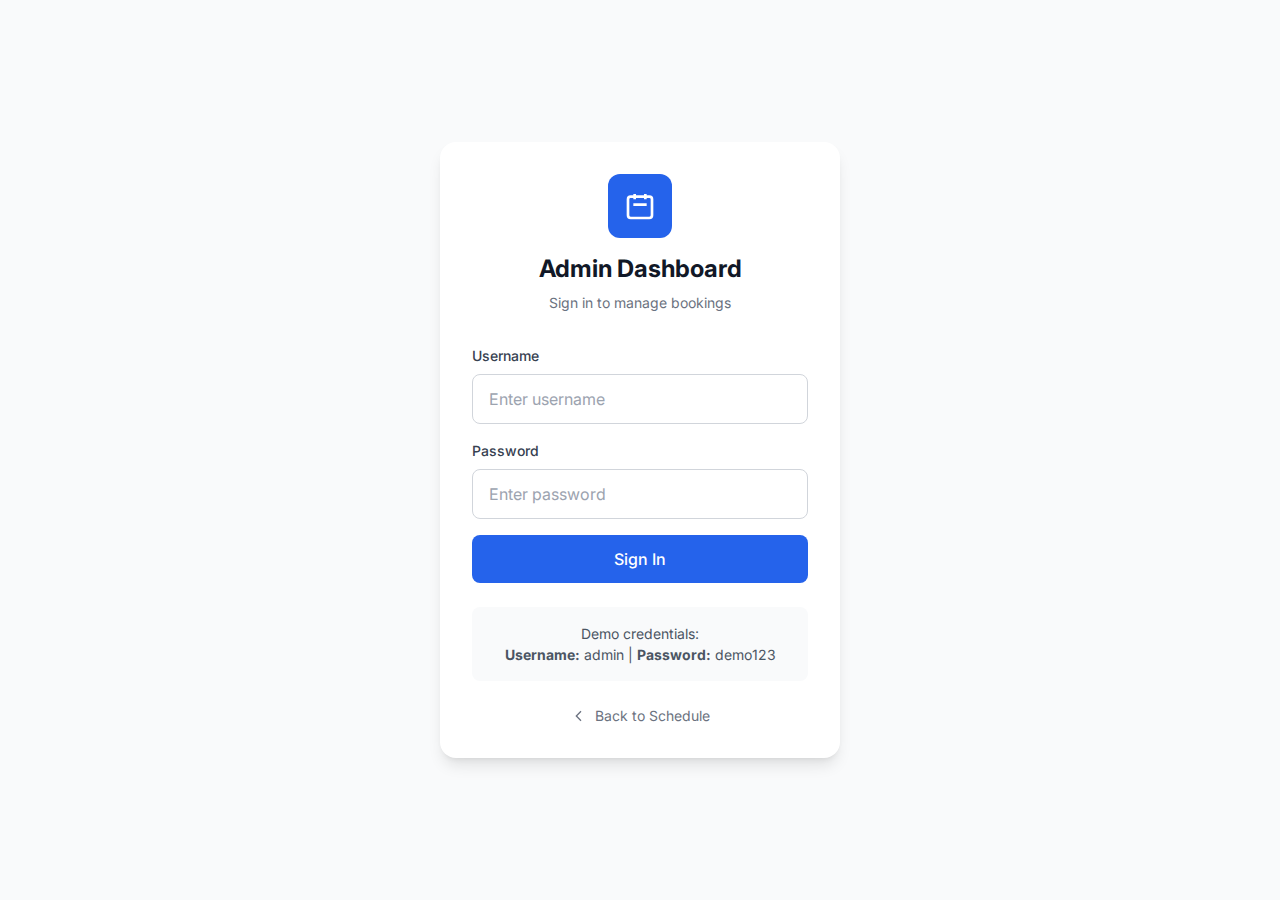
<file: admin/desktop/dashboard.html>
<!DOCTYPE html>
<html lang="en">
<head>
  <meta charset="UTF-8">
  <meta name="viewport" content="width=device-width, initial-scale=1.0">
  <title>Dashboard - Admin Panel</title>

  <!-- Favicon -->
  <link rel="icon" type="image/svg+xml" href="data:image/svg+xml,%3Csvg xmlns='http://www.w3.org/2000/svg' viewBox='0 0 24 24' fill='%232563EB'%3E%3Cpath d='M8 7V3m8 4V3m-9 8h10M5 21h14a2 2 0 002-2V7a2 2 0 00-2-2H5a2 2 0 00-2 2v12a2 2 0 002 2z'/%3E%3C/svg%3E">

  <!-- Google Fonts -->
  <link rel="preconnect" href="https://fonts.googleapis.com">
  <link rel="preconnect" href="https://fonts.gstatic.com" crossorigin>
  <link href="https://fonts.googleapis.com/css2?family=Inter:wght@400;500;600;700&display=swap" rel="stylesheet">

  <!-- Stylesheets -->
  <link rel="stylesheet" href="../../css/main.css">
  <link rel="stylesheet" href="../../css/components.css">
  <link rel="stylesheet" href="../../css/admin-desktop.css">
</head>
<body class="admin-page">
  <!-- Sidebar -->
  <aside class="sidebar">
    <div class="sidebar-header">
      <div class="sidebar-logo">
        <div class="sidebar-logo-icon">
          <svg xmlns="http://www.w3.org/2000/svg" width="20" height="20" viewBox="0 0 24 24" fill="none" stroke="currentColor" stroke-width="2">
            <path d="M8 7V3m8 4V3m-9 8h10M5 21h14a2 2 0 002-2V7a2 2 0 00-2-2H5a2 2 0 00-2 2v12a2 2 0 002 2z"/>
          </svg>
        </div>
        <span class="sidebar-logo-text">Admin Panel</span>
      </div>
    </div>

    <nav class="sidebar-nav">
      <a href="dashboard.html" class="sidebar-nav-item active">
        <svg xmlns="http://www.w3.org/2000/svg" width="20" height="20" viewBox="0 0 24 24" fill="none" stroke="currentColor" stroke-width="2">
          <path d="M9 19v-6a2 2 0 00-2-2H5a2 2 0 00-2 2v6a2 2 0 002 2h2a2 2 0 002-2zm0 0V9a2 2 0 012-2h2a2 2 0 012 2v10m-6 0a2 2 0 002 2h2a2 2 0 002-2m0 0V5a2 2 0 012-2h2a2 2 0 012 2v14a2 2 0 01-2 2h-2a2 2 0 01-2-2z"/>
        </svg>
        <span>Dashboard</span>
      </a>
      <a href="bookings.html" class="sidebar-nav-item">
        <svg xmlns="http://www.w3.org/2000/svg" width="20" height="20" viewBox="0 0 24 24" fill="none" stroke="currentColor" stroke-width="2">
          <path d="M9 5H7a2 2 0 00-2 2v12a2 2 0 002 2h10a2 2 0 002-2V7a2 2 0 00-2-2h-2M9 5a2 2 0 002 2h2a2 2 0 002-2M9 5a2 2 0 012-2h2a2 2 0 012 2m-3 7h3m-3 4h3m-6-4h.01M9 16h.01"/>
        </svg>
        <span>Bookings</span>
      </a>
    </nav>

    <div class="sidebar-footer">
      <button class="sidebar-nav-item logout-btn" id="logout-btn">
        <svg xmlns="http://www.w3.org/2000/svg" width="20" height="20" viewBox="0 0 24 24" fill="none" stroke="currentColor" stroke-width="2">
          <path d="M17 16l4-4m0 0l-4-4m4 4H7m6 4v1a3 3 0 01-3 3H6a3 3 0 01-3-3V7a3 3 0 013-3h4a3 3 0 013 3v1"/>
        </svg>
        <span>Logout</span>
      </button>
    </div>
  </aside>

  <!-- Main Content -->
  <main class="admin-main">
    <div class="admin-content">
      <div class="page-header">
        <h1 class="page-title">Dashboard Overview</h1>
        <p class="page-subtitle">View booking statistics at a glance</p>
      </div>

      <!-- Stats Grid -->
      <div class="stats-grid">
        <div class="stat-card">
          <div class="stat-card-content">
            <span class="stat-card-label">Total Bookings</span>
            <span class="stat-card-value" id="stat-total">0</span>
          </div>
          <div class="stat-card-icon bg-primary-light">
            <svg xmlns="http://www.w3.org/2000/svg" width="24" height="24" viewBox="0 0 24 24" fill="none" stroke="var(--primary)" stroke-width="2">
              <path d="M12 4.354a4 4 0 110 5.292M15 21H3v-1a6 6 0 0112 0v1zm0 0h6v-1a6 6 0 00-9-5.197M13 7a4 4 0 11-8 0 4 4 0 018 0z"/>
            </svg>
          </div>
        </div>

        <div class="stat-card">
          <div class="stat-card-content">
            <span class="stat-card-label">Pending Approval</span>
            <span class="stat-card-value" id="stat-pending">0</span>
          </div>
          <div class="stat-card-icon bg-warning-light">
            <svg xmlns="http://www.w3.org/2000/svg" width="24" height="24" viewBox="0 0 24 24" fill="none" stroke="var(--warning)" stroke-width="2">
              <path d="M12 8v4l3 3m6-3a9 9 0 11-18 0 9 9 0 0118 0z"/>
            </svg>
          </div>
        </div>

        <div class="stat-card">
          <div class="stat-card-content">
            <span class="stat-card-label">Approved</span>
            <span class="stat-card-value" id="stat-approved">0</span>
          </div>
          <div class="stat-card-icon bg-success-light">
            <svg xmlns="http://www.w3.org/2000/svg" width="24" height="24" viewBox="0 0 24 24" fill="none" stroke="var(--success)" stroke-width="2">
              <path d="M5 13l4 4L19 7"/>
            </svg>
          </div>
        </div>

        <div class="stat-card">
          <div class="stat-card-content">
            <span class="stat-card-label">Available Slots</span>
            <span class="stat-card-value" id="stat-available">42</span>
          </div>
          <div class="stat-card-icon bg-gray-light">
            <svg xmlns="http://www.w3.org/2000/svg" width="24" height="24" viewBox="0 0 24 24" fill="none" stroke="var(--gray-600)" stroke-width="2">
              <path d="M8 7V3m8 4V3m-9 8h10M5 21h14a2 2 0 002-2V7a2 2 0 00-2-2H5a2 2 0 00-2 2v12a2 2 0 002 2z"/>
            </svg>
          </div>
        </div>
      </div>

      <!-- Quick Actions -->
      <div class="quick-actions">
        <h2 class="section-title">Quick Actions</h2>
        <div class="action-cards">
          <a href="bookings.html" class="action-card">
            <div class="action-card-icon">
              <svg xmlns="http://www.w3.org/2000/svg" width="24" height="24" viewBox="0 0 24 24" fill="none" stroke="currentColor" stroke-width="2">
                <path d="M9 5H7a2 2 0 00-2 2v12a2 2 0 002 2h10a2 2 0 002-2V7a2 2 0 00-2-2h-2M9 5a2 2 0 002 2h2a2 2 0 002-2M9 5a2 2 0 012-2h2a2 2 0 012 2m-3 7h3m-3 4h3m-6-4h.01M9 16h.01"/>
              </svg>
            </div>
            <div class="action-card-content">
              <span class="action-card-title">Manage Bookings</span>
              <span class="action-card-desc">View, approve, or reject booking requests</span>
            </div>
            <svg xmlns="http://www.w3.org/2000/svg" width="20" height="20" viewBox="0 0 24 24" fill="none" stroke="currentColor" stroke-width="2" class="action-card-arrow">
              <path d="M9 5l7 7-7 7"/>
            </svg>
          </a>

          <a href="../../desktop.html" class="action-card">
            <div class="action-card-icon">
              <svg xmlns="http://www.w3.org/2000/svg" width="24" height="24" viewBox="0 0 24 24" fill="none" stroke="currentColor" stroke-width="2">
                <path d="M15 12a3 3 0 11-6 0 3 3 0 016 0z"/>
                <path d="M2.458 12C3.732 7.943 7.523 5 12 5c4.478 0 8.268 2.943 9.542 7-1.274 4.057-5.064 7-9.542 7-4.477 0-8.268-2.943-9.542-7z"/>
              </svg>
            </div>
            <div class="action-card-content">
              <span class="action-card-title">View Public Schedule</span>
              <span class="action-card-desc">See the booking page as guests see it</span>
            </div>
            <svg xmlns="http://www.w3.org/2000/svg" width="20" height="20" viewBox="0 0 24 24" fill="none" stroke="currentColor" stroke-width="2" class="action-card-arrow">
              <path d="M9 5l7 7-7 7"/>
            </svg>
          </a>
        </div>
      </div>
    </div>
  </main>

  <script src="../../js/data.js"></script>
  <script src="../../js/storage.js"></script>
  <script src="../../js/utils.js"></script>
  <script src="../../js/admin-desktop.js"></script>

  <!-- Viewport Switch Detection -->
  <script>
    (function() {
      let resizeTimer;
      const MOBILE_BREAKPOINT = 768;

      function checkViewport() {
        if (window.innerWidth < MOBILE_BREAKPOINT) {
          window.location.replace('../mobile/dashboard.html');
        }
      }

      window.addEventListener('resize', function() {
        clearTimeout(resizeTimer);
        resizeTimer = setTimeout(checkViewport, 250);
      });
    })();
  </script>
</body>
</html>
</file>
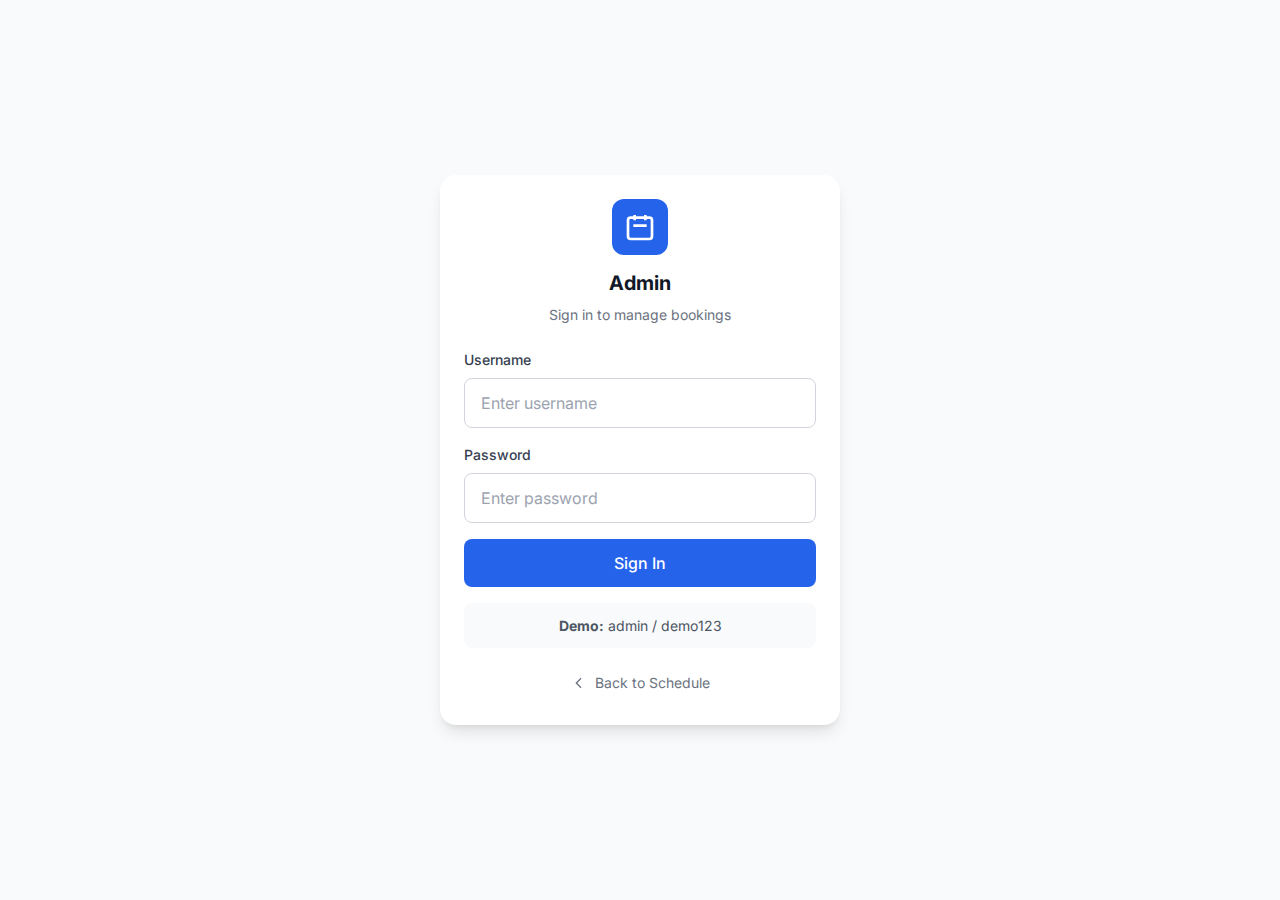
<file: admin/mobile/bookings.html>
<!DOCTYPE html>
<html lang="en">
<head>
  <meta charset="UTF-8">
  <meta name="viewport" content="width=device-width, initial-scale=1.0, maximum-scale=1.0, user-scalable=no">
  <title>Bookings - Admin</title>

  <!-- Favicon -->
  <link rel="icon" type="image/svg+xml" href="data:image/svg+xml,%3Csvg xmlns='http://www.w3.org/2000/svg' viewBox='0 0 24 24' fill='%232563EB'%3E%3Cpath d='M8 7V3m8 4V3m-9 8h10M5 21h14a2 2 0 002-2V7a2 2 0 00-2-2H5a2 2 0 00-2 2v12a2 2 0 002 2z'/%3E%3C/svg%3E">

  <!-- PWA Meta Tags -->
  <meta name="apple-mobile-web-app-capable" content="yes">
  <meta name="apple-mobile-web-app-status-bar-style" content="default">
  <meta name="theme-color" content="#2563EB">

  <!-- Google Fonts -->
  <link rel="preconnect" href="https://fonts.googleapis.com">
  <link rel="preconnect" href="https://fonts.gstatic.com" crossorigin>
  <link href="https://fonts.googleapis.com/css2?family=Inter:wght@400;500;600;700&display=swap" rel="stylesheet">

  <!-- Stylesheets -->
  <link rel="stylesheet" href="../../css/main.css">
  <link rel="stylesheet" href="../../css/components.css">
  <link rel="stylesheet" href="../../css/admin-mobile.css">
</head>
<body class="admin-page">
  <!-- Header -->
  <header class="mobile-header">
    <a href="dashboard.html" class="header-back">
      <svg xmlns="http://www.w3.org/2000/svg" width="24" height="24" viewBox="0 0 24 24" fill="none" stroke="currentColor" stroke-width="2">
        <path d="M15 19l-7-7 7-7"/>
      </svg>
    </a>
    <span class="mobile-header-title">Bookings</span>
    <div style="width: 24px;"></div>
  </header>

  <!-- Main Content -->
  <main class="mobile-main">
    <!-- Filter Tabs -->
    <div class="tabs" id="filter-tabs">
      <button class="tab active" data-filter="all">All</button>
      <button class="tab" data-filter="pending">Pending</button>
      <button class="tab" data-filter="approved">Approved</button>
      <button class="tab" data-filter="rejected">Rejected</button>
    </div>

    <!-- Booking Cards -->
    <div class="bookings-cards" id="bookings-cards">
      <!-- Cards rendered by JS -->
    </div>

    <!-- Empty State -->
    <div class="empty-state hidden" id="empty-state">
      <div class="empty-state-icon">
        <svg xmlns="http://www.w3.org/2000/svg" width="64" height="64" viewBox="0 0 24 24" fill="none" stroke="currentColor" stroke-width="1">
          <path d="M9 5H7a2 2 0 00-2 2v12a2 2 0 002 2h10a2 2 0 002-2V7a2 2 0 00-2-2h-2M9 5a2 2 0 002 2h2a2 2 0 002-2M9 5a2 2 0 012-2h2a2 2 0 012 2"/>
        </svg>
      </div>
      <h3 class="empty-state-title">No bookings found</h3>
      <p class="empty-state-text">No bookings match this filter</p>
    </div>
  </main>

  <!-- Bottom Navigation -->
  <nav class="bottom-nav">
    <a href="dashboard.html" class="bottom-nav-item">
      <svg xmlns="http://www.w3.org/2000/svg" width="24" height="24" viewBox="0 0 24 24" fill="none" stroke="currentColor" stroke-width="2">
        <path d="M9 19v-6a2 2 0 00-2-2H5a2 2 0 00-2 2v6a2 2 0 002 2h2a2 2 0 002-2zm0 0V9a2 2 0 012-2h2a2 2 0 012 2v10m-6 0a2 2 0 002 2h2a2 2 0 002-2m0 0V5a2 2 0 012-2h2a2 2 0 012 2v14a2 2 0 01-2 2h-2a2 2 0 01-2-2z"/>
      </svg>
      <span>Main</span>
    </a>
    <a href="bookings.html" class="bottom-nav-item active">
      <svg xmlns="http://www.w3.org/2000/svg" width="24" height="24" viewBox="0 0 24 24" fill="none" stroke="currentColor" stroke-width="2">
        <path d="M9 5H7a2 2 0 00-2 2v12a2 2 0 002 2h10a2 2 0 002-2V7a2 2 0 00-2-2h-2M9 5a2 2 0 002 2h2a2 2 0 002-2M9 5a2 2 0 012-2h2a2 2 0 012 2m-3 7h3m-3 4h3m-6-4h.01M9 16h.01"/>
      </svg>
      <span>Bookings</span>
    </a>
    <button class="bottom-nav-item" id="logout-btn">
      <svg xmlns="http://www.w3.org/2000/svg" width="24" height="24" viewBox="0 0 24 24" fill="none" stroke="currentColor" stroke-width="2">
        <path d="M17 16l4-4m0 0l-4-4m4 4H7m6 4v1a3 3 0 01-3 3H6a3 3 0 01-3-3V7a3 3 0 013-3h4a3 3 0 013 3v1"/>
      </svg>
      <span>Logout</span>
    </button>
  </nav>

  <!-- View Modal -->
  <div class="modal-overlay" id="view-modal">
    <div class="modal mobile-modal">
      <div class="modal-header">
        <h2 class="modal-title">Booking Details</h2>
        <button class="modal-close" id="view-modal-close">
          <svg xmlns="http://www.w3.org/2000/svg" width="20" height="20" viewBox="0 0 24 24" fill="none" stroke="currentColor" stroke-width="2">
            <path d="M6 18L18 6M6 6l12 12"/>
          </svg>
        </button>
      </div>
      <div class="modal-body">
        <div class="booking-detail">
          <div class="booking-detail-row">
            <span class="booking-detail-label">Name</span>
            <span class="booking-detail-value" id="view-name">-</span>
          </div>
          <div class="booking-detail-row">
            <span class="booking-detail-label">Phone</span>
            <span class="booking-detail-value" id="view-phone">-</span>
          </div>
          <div class="booking-detail-row">
            <span class="booking-detail-label">Day</span>
            <span class="booking-detail-value" id="view-day">-</span>
          </div>
          <div class="booking-detail-row">
            <span class="booking-detail-label">Time Slot</span>
            <span class="booking-detail-value" id="view-slot">-</span>
          </div>
          <div class="booking-detail-row">
            <span class="booking-detail-label">Status</span>
            <span class="booking-detail-value" id="view-status">-</span>
          </div>
          <div class="booking-detail-row">
            <span class="booking-detail-label">Submitted</span>
            <span class="booking-detail-value" id="view-date">-</span>
          </div>
        </div>
      </div>
      <div class="modal-footer">
        <button type="button" class="btn btn-secondary" id="view-modal-cancel">Close</button>
      </div>
    </div>
  </div>

  <script src="../../js/data.js"></script>
  <script src="../../js/storage.js"></script>
  <script src="../../js/utils.js"></script>
  <script src="../../js/admin-mobile.js"></script>
</body>
</html>
</file>
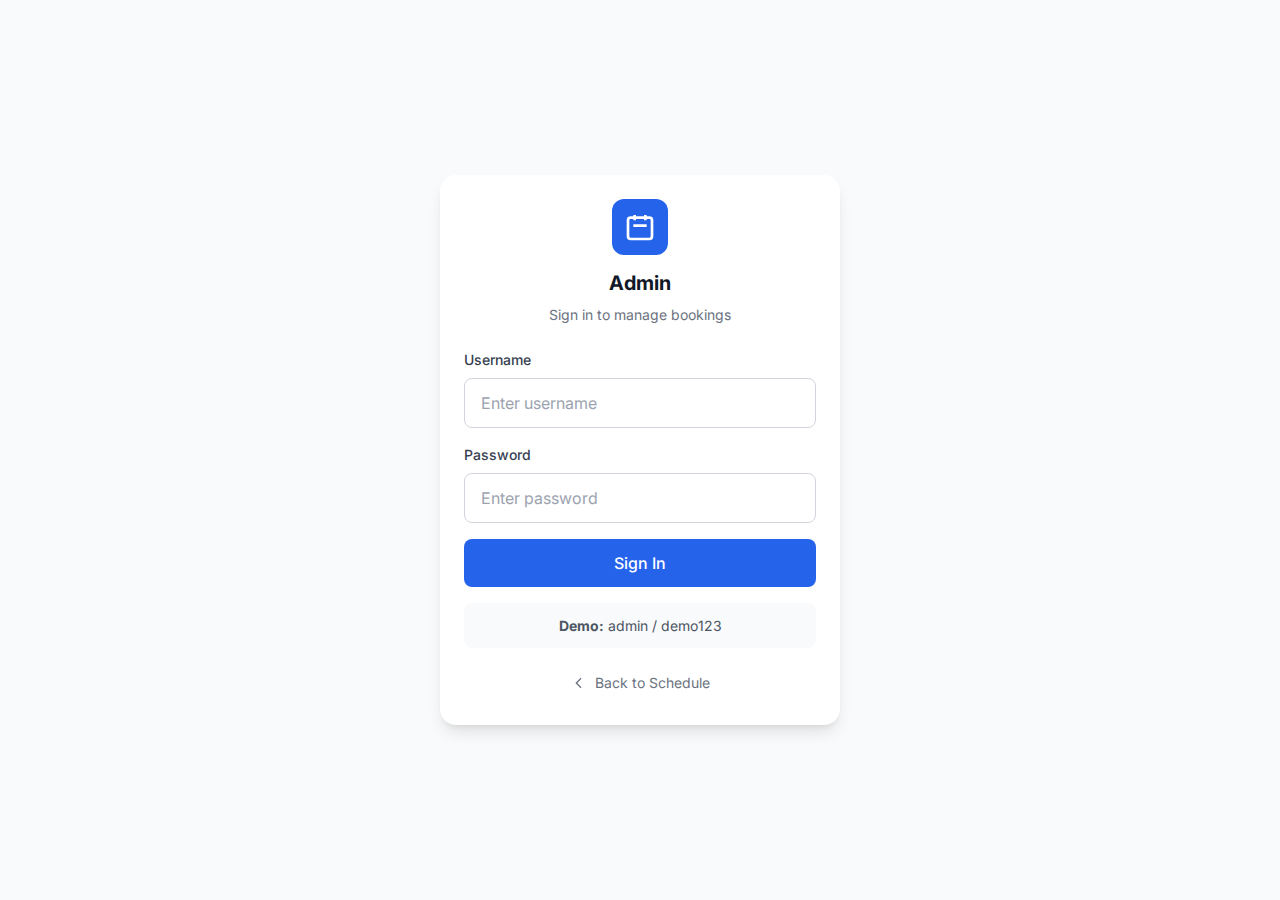
<file: admin/mobile/dashboard.html>
<!DOCTYPE html>
<html lang="en">
<head>
  <meta charset="UTF-8">
  <meta name="viewport" content="width=device-width, initial-scale=1.0, maximum-scale=1.0, user-scalable=no">
  <title>Dashboard - Admin</title>

  <!-- Favicon -->
  <link rel="icon" type="image/svg+xml" href="data:image/svg+xml,%3Csvg xmlns='http://www.w3.org/2000/svg' viewBox='0 0 24 24' fill='%232563EB'%3E%3Cpath d='M8 7V3m8 4V3m-9 8h10M5 21h14a2 2 0 002-2V7a2 2 0 00-2-2H5a2 2 0 00-2 2v12a2 2 0 002 2z'/%3E%3C/svg%3E">

  <!-- PWA Meta Tags -->
  <meta name="apple-mobile-web-app-capable" content="yes">
  <meta name="apple-mobile-web-app-status-bar-style" content="default">
  <meta name="theme-color" content="#2563EB">

  <!-- Google Fonts -->
  <link rel="preconnect" href="https://fonts.googleapis.com">
  <link rel="preconnect" href="https://fonts.gstatic.com" crossorigin>
  <link href="https://fonts.googleapis.com/css2?family=Inter:wght@400;500;600;700&display=swap" rel="stylesheet">

  <!-- Stylesheets -->
  <link rel="stylesheet" href="../../css/main.css">
  <link rel="stylesheet" href="../../css/components.css">
  <link rel="stylesheet" href="../../css/admin-mobile.css">
</head>
<body class="admin-page">
  <!-- Header -->
  <header class="mobile-header">
    <span class="mobile-header-title">Dashboard</span>
  </header>

  <!-- Main Content -->
  <main class="mobile-main">
    <!-- Stats Grid -->
    <div class="stats-grid">
      <div class="stat-card">
        <div class="stat-card-content">
          <span class="stat-card-label">Total</span>
          <span class="stat-card-value" id="stat-total">0</span>
        </div>
        <div class="stat-card-icon bg-primary-light">
          <svg xmlns="http://www.w3.org/2000/svg" width="20" height="20" viewBox="0 0 24 24" fill="none" stroke="var(--primary)" stroke-width="2">
            <path d="M12 4.354a4 4 0 110 5.292M15 21H3v-1a6 6 0 0112 0v1zm0 0h6v-1a6 6 0 00-9-5.197M13 7a4 4 0 11-8 0 4 4 0 018 0z"/>
          </svg>
        </div>
      </div>

      <div class="stat-card">
        <div class="stat-card-content">
          <span class="stat-card-label">Pending</span>
          <span class="stat-card-value" id="stat-pending">0</span>
        </div>
        <div class="stat-card-icon bg-warning-light">
          <svg xmlns="http://www.w3.org/2000/svg" width="20" height="20" viewBox="0 0 24 24" fill="none" stroke="var(--warning)" stroke-width="2">
            <path d="M12 8v4l3 3m6-3a9 9 0 11-18 0 9 9 0 0118 0z"/>
          </svg>
        </div>
      </div>

      <div class="stat-card">
        <div class="stat-card-content">
          <span class="stat-card-label">Approved</span>
          <span class="stat-card-value" id="stat-approved">0</span>
        </div>
        <div class="stat-card-icon bg-success-light">
          <svg xmlns="http://www.w3.org/2000/svg" width="20" height="20" viewBox="0 0 24 24" fill="none" stroke="var(--success)" stroke-width="2">
            <path d="M5 13l4 4L19 7"/>
          </svg>
        </div>
      </div>

      <div class="stat-card">
        <div class="stat-card-content">
          <span class="stat-card-label">Available</span>
          <span class="stat-card-value" id="stat-available">42</span>
        </div>
        <div class="stat-card-icon bg-gray-light">
          <svg xmlns="http://www.w3.org/2000/svg" width="20" height="20" viewBox="0 0 24 24" fill="none" stroke="var(--gray-600)" stroke-width="2">
            <path d="M8 7V3m8 4V3m-9 8h10M5 21h14a2 2 0 002-2V7a2 2 0 00-2-2H5a2 2 0 00-2 2v12a2 2 0 002 2z"/>
          </svg>
        </div>
      </div>
    </div>

    <!-- Quick Actions -->
    <div class="quick-actions">
      <h2 class="section-title">Quick Actions</h2>
      <a href="bookings.html" class="action-card">
        <div class="action-card-icon">
          <svg xmlns="http://www.w3.org/2000/svg" width="24" height="24" viewBox="0 0 24 24" fill="none" stroke="currentColor" stroke-width="2">
            <path d="M9 5H7a2 2 0 00-2 2v12a2 2 0 002 2h10a2 2 0 002-2V7a2 2 0 00-2-2h-2M9 5a2 2 0 002 2h2a2 2 0 002-2M9 5a2 2 0 012-2h2a2 2 0 012 2m-3 7h3m-3 4h3m-6-4h.01M9 16h.01"/>
          </svg>
        </div>
        <div class="action-card-content">
          <span class="action-card-title">Manage Bookings</span>
          <span class="action-card-desc">Review and approve requests</span>
        </div>
        <svg xmlns="http://www.w3.org/2000/svg" width="20" height="20" viewBox="0 0 24 24" fill="none" stroke="currentColor" stroke-width="2" class="action-card-arrow">
          <path d="M9 5l7 7-7 7"/>
        </svg>
      </a>

      <a href="../../mobile.html" class="action-card">
        <div class="action-card-icon">
          <svg xmlns="http://www.w3.org/2000/svg" width="24" height="24" viewBox="0 0 24 24" fill="none" stroke="currentColor" stroke-width="2">
            <path d="M15 12a3 3 0 11-6 0 3 3 0 016 0z"/>
            <path d="M2.458 12C3.732 7.943 7.523 5 12 5c4.478 0 8.268 2.943 9.542 7-1.274 4.057-5.064 7-9.542 7-4.477 0-8.268-2.943-9.542-7z"/>
          </svg>
        </div>
        <div class="action-card-content">
          <span class="action-card-title">View Public Schedule</span>
          <span class="action-card-desc">See the guest view</span>
        </div>
        <svg xmlns="http://www.w3.org/2000/svg" width="20" height="20" viewBox="0 0 24 24" fill="none" stroke="currentColor" stroke-width="2" class="action-card-arrow">
          <path d="M9 5l7 7-7 7"/>
        </svg>
      </a>
    </div>
  </main>

  <!-- Bottom Navigation -->
  <nav class="bottom-nav">
    <a href="dashboard.html" class="bottom-nav-item active">
      <svg xmlns="http://www.w3.org/2000/svg" width="24" height="24" viewBox="0 0 24 24" fill="none" stroke="currentColor" stroke-width="2">
        <path d="M9 19v-6a2 2 0 00-2-2H5a2 2 0 00-2 2v6a2 2 0 002 2h2a2 2 0 002-2zm0 0V9a2 2 0 012-2h2a2 2 0 012 2v10m-6 0a2 2 0 002 2h2a2 2 0 002-2m0 0V5a2 2 0 012-2h2a2 2 0 012 2v14a2 2 0 01-2 2h-2a2 2 0 01-2-2z"/>
      </svg>
      <span>Main</span>
    </a>
    <a href="bookings.html" class="bottom-nav-item">
      <svg xmlns="http://www.w3.org/2000/svg" width="24" height="24" viewBox="0 0 24 24" fill="none" stroke="currentColor" stroke-width="2">
        <path d="M9 5H7a2 2 0 00-2 2v12a2 2 0 002 2h10a2 2 0 002-2V7a2 2 0 00-2-2h-2M9 5a2 2 0 002 2h2a2 2 0 002-2M9 5a2 2 0 012-2h2a2 2 0 012 2m-3 7h3m-3 4h3m-6-4h.01M9 16h.01"/>
      </svg>
      <span>Bookings</span>
    </a>
    <button class="bottom-nav-item" id="logout-btn">
      <svg xmlns="http://www.w3.org/2000/svg" width="24" height="24" viewBox="0 0 24 24" fill="none" stroke="currentColor" stroke-width="2">
        <path d="M17 16l4-4m0 0l-4-4m4 4H7m6 4v1a3 3 0 01-3 3H6a3 3 0 01-3-3V7a3 3 0 013-3h4a3 3 0 013 3v1"/>
      </svg>
      <span>Logout</span>
    </button>
  </nav>

  <script src="../../js/data.js"></script>
  <script src="../../js/storage.js"></script>
  <script src="../../js/utils.js"></script>
  <script src="../../js/admin-mobile.js"></script>

  <!-- Viewport Switch Detection -->
  <script>
    (function() {
      let resizeTimer;
      const DESKTOP_BREAKPOINT = 768;

      function checkViewport() {
        if (window.innerWidth >= DESKTOP_BREAKPOINT) {
          window.location.replace('../desktop/dashboard.html');
        }
      }

      window.addEventListener('resize', function() {
        clearTimeout(resizeTimer);
        resizeTimer = setTimeout(checkViewport, 250);
      });
    })();
  </script>
</body>
</html>
</file>
<file: css/components.css>
/**
 * Components CSS - Reusable UI Components
 * Schedule Management App
 */

/* ========================================
   BUTTONS
   ======================================== */
.btn {
  display: inline-flex;
  align-items: center;
  justify-content: center;
  gap: var(--spacing-2);
  padding: var(--spacing-2) var(--spacing-4);
  font-size: var(--font-size-sm);
  font-weight: var(--font-medium);
  line-height: 1.5;
  border-radius: var(--radius-md);
  cursor: pointer;
  transition: all var(--transition-fast);
  white-space: nowrap;
  user-select: none;
}

.btn:disabled {
  opacity: 0.5;
  cursor: not-allowed;
}

/* Button Sizes */
.btn-sm {
  padding: var(--spacing-1) var(--spacing-3);
  font-size: var(--font-size-xs);
}

.btn-lg {
  padding: var(--spacing-3) var(--spacing-6);
  font-size: var(--font-size-base);
}

/* Button Variants */
.btn-primary {
  background-color: var(--primary);
  color: var(--white);
}

.btn-primary:hover:not(:disabled) {
  background-color: var(--primary-dark);
}

.btn-secondary {
  background-color: var(--gray-100);
  color: var(--gray-700);
  border: 1px solid var(--gray-200);
}

.btn-secondary:hover:not(:disabled) {
  background-color: var(--gray-200);
}

.btn-success {
  background-color: var(--success);
  color: var(--white);
}

.btn-success:hover:not(:disabled) {
  background-color: #16A34A;
}

.btn-danger {
  background-color: var(--danger);
  color: var(--white);
}

.btn-danger:hover:not(:disabled) {
  background-color: #DC2626;
}

.btn-outline {
  background-color: transparent;
  color: var(--primary);
  border: 1px solid var(--primary);
}

.btn-outline:hover:not(:disabled) {
  background-color: var(--primary-light);
}

.btn-ghost {
  background-color: transparent;
  color: var(--gray-600);
}

.btn-ghost:hover:not(:disabled) {
  background-color: var(--gray-100);
}

/* Icon Button */
.btn-icon {
  padding: var(--spacing-2);
  width: 36px;
  height: 36px;
}

.btn-icon svg {
  width: 20px;
  height: 20px;
}

/* ========================================
   CARDS
   ======================================== */
.card {
  background-color: var(--white);
  border-radius: var(--radius-lg);
  box-shadow: var(--shadow-sm);
  border: 1px solid var(--gray-200);
  overflow: hidden;
}

.card-header {
  padding: var(--spacing-4) var(--spacing-6);
  border-bottom: 1px solid var(--gray-200);
}

.card-body {
  padding: var(--spacing-6);
}

.card-footer {
  padding: var(--spacing-4) var(--spacing-6);
  border-top: 1px solid var(--gray-200);
  background-color: var(--gray-50);
}

/* Stat Card */
.stat-card {
  background-color: var(--white);
  border-radius: var(--radius-lg);
  padding: var(--spacing-6);
  box-shadow: var(--shadow-sm);
  border: 1px solid var(--gray-200);
}

.stat-card-label {
  font-size: var(--font-size-sm);
  color: var(--gray-500);
  margin-bottom: var(--spacing-2);
}

.stat-card-value {
  font-size: var(--font-size-3xl);
  font-weight: var(--font-bold);
  color: var(--gray-900);
}

.stat-card-icon {
  width: 48px;
  height: 48px;
  border-radius: var(--radius-md);
  display: flex;
  align-items: center;
  justify-content: center;
}

.stat-card-icon svg {
  width: 24px;
  height: 24px;
}

/* ========================================
   FORMS
   ======================================== */
.form-group {
  margin-bottom: var(--spacing-4);
}

.form-label {
  display: block;
  font-size: var(--font-size-sm);
  font-weight: var(--font-medium);
  color: var(--gray-700);
  margin-bottom: var(--spacing-2);
}

.form-input {
  width: 100%;
  padding: var(--spacing-3) var(--spacing-4);
  font-size: var(--font-size-base);
  color: var(--gray-900);
  background-color: var(--white);
  border: 1px solid var(--gray-300);
  border-radius: var(--radius-md);
  transition: border-color var(--transition-fast), box-shadow var(--transition-fast);
}

.form-input:focus {
  outline: none;
  border-color: var(--primary);
  box-shadow: 0 0 0 3px var(--primary-light);
}

.form-input::placeholder {
  color: var(--gray-400);
}

.form-input:disabled {
  background-color: var(--gray-100);
  cursor: not-allowed;
}

/* Input with error */
.form-input.error {
  border-color: var(--danger);
}

.form-input.error:focus {
  box-shadow: 0 0 0 3px var(--danger-light);
}

.form-error {
  font-size: var(--font-size-sm);
  color: var(--danger);
  margin-top: var(--spacing-1);
}

/* Form Helper Text */
.form-helper {
  font-size: var(--font-size-sm);
  color: var(--gray-500);
  margin-top: var(--spacing-1);
}

/* ========================================
   MODALS
   ======================================== */
.modal-overlay {
  position: fixed;
  inset: 0;
  background-color: rgba(0, 0, 0, 0.5);
  display: flex;
  align-items: center;
  justify-content: center;
  padding: var(--spacing-4);
  z-index: var(--z-modal);
  opacity: 0;
  visibility: hidden;
  transition: opacity var(--transition-normal), visibility var(--transition-normal);
}

.modal-overlay.active {
  opacity: 1;
  visibility: visible;
}

.modal {
  background-color: var(--white);
  border-radius: var(--radius-lg);
  box-shadow: var(--shadow-xl);
  width: 100%;
  max-width: 400px;
  max-height: 90vh;
  overflow: auto;
  transform: scale(0.95);
  transition: transform var(--transition-normal);
}

.modal-overlay.active .modal {
  transform: scale(1);
}

.modal-header {
  display: flex;
  align-items: center;
  justify-content: space-between;
  padding: var(--spacing-4) var(--spacing-6);
  border-bottom: 1px solid var(--gray-200);
}

.modal-title {
  font-size: var(--font-size-lg);
  font-weight: var(--font-semibold);
  color: var(--gray-900);
}

.modal-close {
  width: 32px;
  height: 32px;
  display: flex;
  align-items: center;
  justify-content: center;
  border-radius: var(--radius-md);
  color: var(--gray-500);
  cursor: pointer;
  transition: background-color var(--transition-fast);
}

.modal-close:hover {
  background-color: var(--gray-100);
  color: var(--gray-700);
}

.modal-body {
  padding: var(--spacing-6);
}

.modal-footer {
  display: flex;
  justify-content: flex-end;
  gap: var(--spacing-3);
  padding: var(--spacing-4) var(--spacing-6);
  border-top: 1px solid var(--gray-200);
  background-color: var(--gray-50);
}

/* ========================================
   BADGES
   ======================================== */
.badge {
  display: inline-flex;
  align-items: center;
  padding: var(--spacing-1) var(--spacing-3);
  font-size: var(--font-size-xs);
  font-weight: var(--font-medium);
  border-radius: var(--radius-full);
}

.badge-primary {
  background-color: var(--primary-light);
  color: var(--primary-dark);
}

.badge-success {
  background-color: var(--success-light);
  color: #166534;
}

.badge-danger {
  background-color: var(--danger-light);
  color: #991B1B;
}

.badge-warning {
  background-color: var(--warning-light);
  color: #92400E;
}

.badge-gray {
  background-color: var(--gray-100);
  color: var(--gray-600);
}

/* ========================================
   TABLES
   ======================================== */
.table-wrapper {
  overflow-x: auto;
  border: 1px solid var(--gray-200);
  border-radius: var(--radius-lg);
}

.table {
  width: 100%;
  border-collapse: collapse;
  background-color: var(--white);
}

.table th,
.table td {
  padding: var(--spacing-3) var(--spacing-4);
  text-align: left;
  border-bottom: 1px solid var(--gray-200);
}

.table th {
  font-size: var(--font-size-sm);
  font-weight: var(--font-semibold);
  color: var(--gray-600);
  background-color: var(--gray-50);
  white-space: nowrap;
}

.table td {
  font-size: var(--font-size-sm);
  color: var(--gray-900);
}

.table tbody tr:last-child td {
  border-bottom: none;
}

.table tbody tr:hover {
  background-color: var(--gray-50);
}

/* ========================================
   TABS / FILTER BUTTONS
   ======================================== */
.tabs {
  display: flex;
  gap: var(--spacing-2);
  padding: var(--spacing-1);
  background-color: var(--gray-100);
  border-radius: var(--radius-md);
  overflow-x: auto;
}

.tab {
  padding: var(--spacing-2) var(--spacing-4);
  font-size: var(--font-size-sm);
  font-weight: var(--font-medium);
  color: var(--gray-600);
  background-color: transparent;
  border-radius: var(--radius-sm);
  cursor: pointer;
  white-space: nowrap;
  transition: all var(--transition-fast);
}

.tab:hover {
  color: var(--gray-900);
}

.tab.active {
  background-color: var(--white);
  color: var(--gray-900);
  box-shadow: var(--shadow-sm);
}

/* ========================================
   NAV / SIDEBAR
   ======================================== */

/* Desktop Sidebar */
.sidebar {
  position: fixed;
  top: 0;
  left: 0;
  width: var(--sidebar-width);
  height: 100vh;
  background-color: var(--white);
  border-right: 1px solid var(--gray-200);
  display: flex;
  flex-direction: column;
  z-index: var(--z-dropdown);
}

.sidebar-header {
  padding: var(--spacing-6);
  border-bottom: 1px solid var(--gray-200);
}

.sidebar-logo {
  display: flex;
  align-items: center;
  gap: var(--spacing-3);
}

.sidebar-logo-icon {
  width: 40px;
  height: 40px;
  background-color: var(--primary);
  border-radius: var(--radius-md);
  display: flex;
  align-items: center;
  justify-content: center;
  color: var(--white);
}

.sidebar-logo-text {
  font-size: var(--font-size-lg);
  font-weight: var(--font-bold);
  color: var(--gray-900);
}

.sidebar-nav {
  flex: 1;
  padding: var(--spacing-4);
  overflow-y: auto;
}

.sidebar-nav-item {
  display: flex;
  align-items: center;
  gap: var(--spacing-3);
  padding: var(--spacing-3) var(--spacing-4);
  font-size: var(--font-size-sm);
  font-weight: var(--font-medium);
  color: var(--gray-600);
  border-radius: var(--radius-md);
  cursor: pointer;
  transition: all var(--transition-fast);
  margin-bottom: var(--spacing-1);
}

.sidebar-nav-item:hover {
  background-color: var(--gray-100);
  color: var(--gray-900);
}

.sidebar-nav-item.active {
  background-color: var(--primary-light);
  color: var(--primary);
}

.sidebar-nav-item svg {
  width: 20px;
  height: 20px;
}

.sidebar-footer {
  padding: var(--spacing-4);
  border-top: 1px solid var(--gray-200);
}

/* ========================================
   BOTTOM NAV (Mobile App-like)
   ======================================== */
.bottom-nav {
  position: fixed;
  bottom: 0;
  left: 0;
  right: 0;
  height: var(--bottom-nav-height);
  background-color: var(--white);
  border-top: 1px solid var(--gray-200);
  display: flex;
  z-index: var(--z-dropdown);
}

.bottom-nav-item {
  flex: 1;
  display: flex;
  flex-direction: column;
  align-items: center;
  justify-content: center;
  gap: var(--spacing-1);
  padding: var(--spacing-2);
  color: var(--gray-500);
  cursor: pointer;
  transition: color var(--transition-fast);
}

.bottom-nav-item:hover,
.bottom-nav-item.active {
  color: var(--primary);
}

.bottom-nav-item svg {
  width: 24px;
  height: 24px;
}

.bottom-nav-item span {
  font-size: var(--font-size-xs);
  font-weight: var(--font-medium);
}

/* ========================================
   HEADER
   ======================================== */
.header {
  height: var(--header-height);
  background-color: var(--white);
  border-bottom: 1px solid var(--gray-200);
  display: flex;
  align-items: center;
  padding: 0 var(--spacing-4);
}

.header-logo {
  display: flex;
  align-items: center;
  gap: var(--spacing-3);
}

.header-logo-icon {
  width: 36px;
  height: 36px;
  background-color: var(--primary);
  border-radius: var(--radius-md);
  display: flex;
  align-items: center;
  justify-content: center;
  color: var(--white);
}

.header-logo-text {
  font-size: var(--font-size-lg);
  font-weight: var(--font-bold);
  color: var(--gray-900);
}

.header-nav {
  display: flex;
  align-items: center;
  gap: var(--spacing-6);
  margin-left: auto;
}

.header-nav-link {
  font-size: var(--font-size-sm);
  font-weight: var(--font-medium);
  color: var(--gray-600);
  transition: color var(--transition-fast);
}

.header-nav-link:hover,
.header-nav-link.active {
  color: var(--primary);
}

/* Mobile Header */
.header-mobile {
  display: flex;
  align-items: center;
  justify-content: space-between;
  padding: var(--spacing-4);
  background-color: var(--white);
  border-bottom: 1px solid var(--gray-200);
}

.header-back {
  width: 40px;
  height: 40px;
  display: flex;
  align-items: center;
  justify-content: center;
  color: var(--gray-600);
  cursor: pointer;
}

.header-title {
  font-size: var(--font-size-lg);
  font-weight: var(--font-semibold);
  color: var(--gray-900);
}

/* ========================================
   TOAST / ALERTS
   ======================================== */
.toast-container {
  position: fixed;
  top: var(--spacing-4);
  right: var(--spacing-4);
  z-index: var(--z-toast);
  display: flex;
  flex-direction: column;
  gap: var(--spacing-2);
}

.toast {
  display: flex;
  align-items: center;
  gap: var(--spacing-3);
  padding: var(--spacing-3) var(--spacing-4);
  background-color: var(--white);
  border-radius: var(--radius-md);
  box-shadow: var(--shadow-lg);
  border-left: 4px solid var(--gray-400);
  min-width: 280px;
  max-width: 400px;
  animation: slideIn 0.3s ease;
}

.toast-success {
  border-left-color: var(--success);
}

.toast-error {
  border-left-color: var(--danger);
}

.toast-warning {
  border-left-color: var(--warning);
}

.toast-message {
  flex: 1;
  font-size: var(--font-size-sm);
  color: var(--gray-700);
}

.toast-close {
  color: var(--gray-400);
  cursor: pointer;
}

.toast-close:hover {
  color: var(--gray-600);
}

@keyframes slideIn {
  from {
    transform: translateX(100%);
    opacity: 0;
  }
  to {
    transform: translateX(0);
    opacity: 1;
  }
}

/* ========================================
   EMPTY STATE
   ======================================== */
.empty-state {
  text-align: center;
  padding: var(--spacing-12) var(--spacing-6);
  color: var(--gray-500);
}

.empty-state-icon {
  width: 64px;
  height: 64px;
  margin: 0 auto var(--spacing-4);
  color: var(--gray-300);
}

.empty-state-title {
  font-size: var(--font-size-lg);
  font-weight: var(--font-semibold);
  color: var(--gray-700);
  margin-bottom: var(--spacing-2);
}

.empty-state-text {
  font-size: var(--font-size-sm);
  color: var(--gray-500);
}

/* ========================================
   LOADING / SPINNER
   ======================================== */
.spinner {
  width: 24px;
  height: 24px;
  border: 2px solid var(--gray-200);
  border-top-color: var(--primary);
  border-radius: 50%;
  animation: spin 0.8s linear infinite;
}

.spinner-sm {
  width: 16px;
  height: 16px;
}

.spinner-lg {
  width: 40px;
  height: 40px;
  border-width: 3px;
}

@keyframes spin {
  to {
    transform: rotate(360deg);
  }
}

/* Loading Overlay */
.loading-overlay {
  position: fixed;
  inset: 0;
  background-color: rgba(255, 255, 255, 0.8);
  display: flex;
  align-items: center;
  justify-content: center;
  z-index: var(--z-modal);
}

/* ========================================
   ACTION BUTTONS GROUP
   ======================================== */
.action-buttons {
  display: flex;
  gap: var(--spacing-2);
}

.action-buttons .btn {
  padding: var(--spacing-1) var(--spacing-2);
}

/* ========================================
   BOOKING CARD (Mobile)
   ======================================== */
.booking-card {
  background-color: var(--white);
  border: 1px solid var(--gray-200);
  border-radius: var(--radius-lg);
  padding: var(--spacing-4);
  margin-bottom: var(--spacing-3);
}

.booking-card-header {
  display: flex;
  justify-content: space-between;
  align-items: flex-start;
  margin-bottom: var(--spacing-3);
}

.booking-card-name {
  font-size: var(--font-size-base);
  font-weight: var(--font-semibold);
  color: var(--gray-900);
}

.booking-card-info {
  display: flex;
  flex-direction: column;
  gap: var(--spacing-2);
  margin-bottom: var(--spacing-4);
}

.booking-card-row {
  display: flex;
  align-items: center;
  gap: var(--spacing-2);
  font-size: var(--font-size-sm);
  color: var(--gray-600);
}

.booking-card-row svg {
  width: 16px;
  height: 16px;
  color: var(--gray-400);
}

.booking-card-actions {
  display: flex;
  gap: var(--spacing-2);
  padding-top: var(--spacing-3);
  border-top: 1px solid var(--gray-100);
}

.booking-card-actions .btn {
  flex: 1;
}
</file>
<file: css/admin-desktop.css>
/**
 * Admin Desktop CSS - Desktop Admin Panel Styles
 * Schedule Management App
 */

/* ========================================
   ADMIN PAGE LAYOUT
   ======================================== */
.admin-page {
  min-height: 100vh;
  background-color: var(--gray-50);
}

.admin-main {
  margin-left: var(--sidebar-width);
  min-height: 100vh;
  padding: var(--spacing-8);
}

.admin-content {
  max-width: 1200px;
}

/* ========================================
   PAGE HEADER
   ======================================== */
.page-header {
  margin-bottom: var(--spacing-8);
}

.page-title {
  font-size: var(--font-size-2xl);
  font-weight: var(--font-bold);
  color: var(--gray-900);
  margin-bottom: var(--spacing-2);
}

.page-subtitle {
  font-size: var(--font-size-base);
  color: var(--gray-500);
}

/* ========================================
   STATS GRID
   ======================================== */
.stats-grid {
  display: grid;
  grid-template-columns: repeat(4, 1fr);
  gap: var(--spacing-6);
  margin-bottom: var(--spacing-8);
}

.stat-card {
  display: flex;
  align-items: center;
  justify-content: space-between;
  background-color: var(--white);
  border-radius: var(--radius-lg);
  padding: var(--spacing-6);
  box-shadow: var(--shadow-sm);
  border: 1px solid var(--gray-200);
}

.stat-card-content {
  display: flex;
  flex-direction: column;
}

.stat-card-label {
  font-size: var(--font-size-sm);
  color: var(--gray-500);
  margin-bottom: var(--spacing-1);
}

.stat-card-value {
  font-size: var(--font-size-3xl);
  font-weight: var(--font-bold);
  color: var(--gray-900);
}

.stat-card-icon {
  width: 48px;
  height: 48px;
  border-radius: var(--radius-md);
  display: flex;
  align-items: center;
  justify-content: center;
}

.bg-primary-light {
  background-color: var(--primary-light);
}

.bg-warning-light {
  background-color: var(--warning-light);
}

.bg-success-light {
  background-color: var(--success-light);
}

.bg-gray-light {
  background-color: var(--gray-100);
}

/* ========================================
   QUICK ACTIONS
   ======================================== */
.quick-actions {
  margin-top: var(--spacing-8);
}

.section-title {
  font-size: var(--font-size-lg);
  font-weight: var(--font-semibold);
  color: var(--gray-900);
  margin-bottom: var(--spacing-4);
}

.action-cards {
  display: grid;
  grid-template-columns: repeat(2, 1fr);
  gap: var(--spacing-4);
}

.action-card {
  display: flex;
  align-items: center;
  gap: var(--spacing-4);
  background-color: var(--white);
  border: 1px solid var(--gray-200);
  border-radius: var(--radius-lg);
  padding: var(--spacing-5);
  cursor: pointer;
  transition: all var(--transition-fast);
}

.action-card:hover {
  border-color: var(--primary);
  box-shadow: var(--shadow-md);
}

.action-card-icon {
  width: 48px;
  height: 48px;
  background-color: var(--primary-light);
  border-radius: var(--radius-md);
  display: flex;
  align-items: center;
  justify-content: center;
  color: var(--primary);
  flex-shrink: 0;
}

.action-card-content {
  flex: 1;
  min-width: 0;
}

.action-card-title {
  display: block;
  font-size: var(--font-size-base);
  font-weight: var(--font-semibold);
  color: var(--gray-900);
  margin-bottom: var(--spacing-1);
}

.action-card-desc {
  display: block;
  font-size: var(--font-size-sm);
  color: var(--gray-500);
}

.action-card-arrow {
  color: var(--gray-400);
  flex-shrink: 0;
  transition: transform var(--transition-fast);
}

.action-card:hover .action-card-arrow {
  transform: translateX(4px);
  color: var(--primary);
}

/* ========================================
   BOOKINGS TABLE
   ======================================== */
.bookings-table-wrapper {
  background-color: var(--white);
  border-radius: var(--radius-lg);
  border: 1px solid var(--gray-200);
  overflow: hidden;
  margin-top: var(--spacing-6);
}

.bookings-table {
  width: 100%;
  border-collapse: collapse;
}

.bookings-table th,
.bookings-table td {
  padding: var(--spacing-4);
  text-align: left;
  border-bottom: 1px solid var(--gray-200);
}

.bookings-table th {
  font-size: var(--font-size-sm);
  font-weight: var(--font-semibold);
  color: var(--gray-600);
  background-color: var(--gray-50);
  white-space: nowrap;
}

.bookings-table td {
  font-size: var(--font-size-sm);
  color: var(--gray-900);
}

.bookings-table tbody tr:last-child td {
  border-bottom: none;
}

.bookings-table tbody tr:hover {
  background-color: var(--gray-50);
}

/* Table Action Buttons */
.table-actions {
  display: flex;
  gap: var(--spacing-2);
}

.table-actions .btn {
  padding: var(--spacing-1) var(--spacing-3);
  font-size: var(--font-size-xs);
}

/* ========================================
   LOGIN PAGE
   ======================================== */
.login-page {
  min-height: 100vh;
  display: flex;
  align-items: center;
  justify-content: center;
  background-color: var(--gray-50);
  padding: var(--spacing-4);
}

.login-container {
  width: 100%;
  max-width: 400px;
}

.login-card {
  background-color: var(--white);
  border-radius: var(--radius-xl);
  box-shadow: var(--shadow-lg);
  padding: var(--spacing-8);
}

.login-logo {
  text-align: center;
  margin-bottom: var(--spacing-8);
}

.login-logo-icon {
  width: 64px;
  height: 64px;
  background-color: var(--primary);
  border-radius: var(--radius-lg);
  display: flex;
  align-items: center;
  justify-content: center;
  color: var(--white);
  margin: 0 auto var(--spacing-4);
}

.login-title {
  font-size: var(--font-size-2xl);
  font-weight: var(--font-bold);
  color: var(--gray-900);
  margin-bottom: var(--spacing-2);
}

.login-subtitle {
  font-size: var(--font-size-sm);
  color: var(--gray-500);
}

.login-form {
  margin-bottom: var(--spacing-6);
}

.login-error {
  padding: var(--spacing-3);
  background-color: var(--danger-light);
  color: #991B1B;
  font-size: var(--font-size-sm);
  border-radius: var(--radius-md);
  margin-bottom: var(--spacing-4);
  display: none;
}

.login-error.visible {
  display: block;
}

.login-btn {
  width: 100%;
  padding: var(--spacing-3);
  font-size: var(--font-size-base);
}

.login-hint {
  text-align: center;
  padding: var(--spacing-4);
  background-color: var(--gray-50);
  border-radius: var(--radius-md);
  margin-bottom: var(--spacing-6);
}

.login-hint p {
  font-size: var(--font-size-sm);
  color: var(--gray-600);
  margin: 0;
}

.login-back {
  display: flex;
  align-items: center;
  justify-content: center;
  gap: var(--spacing-2);
  font-size: var(--font-size-sm);
  color: var(--gray-500);
  transition: color var(--transition-fast);
}

.login-back:hover {
  color: var(--primary);
}

/* ========================================
   BOOKING DETAIL (Modal)
   ======================================== */
.booking-detail {
  display: flex;
  flex-direction: column;
  gap: var(--spacing-4);
}

.booking-detail-row {
  display: flex;
  justify-content: space-between;
  padding-bottom: var(--spacing-3);
  border-bottom: 1px solid var(--gray-100);
}

.booking-detail-row:last-child {
  border-bottom: none;
  padding-bottom: 0;
}

.booking-detail-label {
  font-size: var(--font-size-sm);
  color: var(--gray-500);
}

.booking-detail-value {
  font-size: var(--font-size-sm);
  font-weight: var(--font-medium);
  color: var(--gray-900);
}

/* ========================================
   RESPONSIVE ADJUSTMENTS
   ======================================== */
@media (max-width: 1024px) {
  .stats-grid {
    grid-template-columns: repeat(2, 1fr);
  }

  .action-cards {
    grid-template-columns: 1fr;
  }
}

@media (max-width: 768px) {
  .admin-main {
    margin-left: 0;
    padding: var(--spacing-4);
  }

  .stats-grid {
    grid-template-columns: 1fr;
  }
}
</file>
<file: css/admin-mobile.css>
/**
 * Admin Mobile CSS - Mobile Admin Panel Styles (App-like)
 * Schedule Management App
 */

/* ========================================
   ADMIN PAGE LAYOUT (Mobile)
   ======================================== */
.admin-page {
  min-height: 100vh;
  background-color: var(--gray-50);
  padding-bottom: var(--bottom-nav-height);
}

/* ========================================
   MOBILE HEADER
   ======================================== */
.mobile-header {
  position: sticky;
  top: 0;
  display: flex;
  align-items: center;
  justify-content: space-between;
  padding: var(--spacing-4);
  background-color: var(--white);
  border-bottom: 1px solid var(--gray-200);
  z-index: var(--z-dropdown);
}

.mobile-header-title {
  font-size: var(--font-size-lg);
  font-weight: var(--font-semibold);
  color: var(--gray-900);
}

.header-back {
  width: 40px;
  height: 40px;
  display: flex;
  align-items: center;
  justify-content: center;
  color: var(--gray-600);
  border-radius: var(--radius-md);
  transition: background-color var(--transition-fast);
}

.header-back:active {
  background-color: var(--gray-100);
}

/* ========================================
   MOBILE MAIN CONTENT
   ======================================== */
.mobile-main {
  padding: var(--spacing-4);
}

/* ========================================
   STATS GRID (Mobile)
   ======================================== */
.stats-grid {
  display: grid;
  grid-template-columns: repeat(2, 1fr);
  gap: var(--spacing-3);
  margin-bottom: var(--spacing-6);
}

.stat-card {
  display: flex;
  align-items: center;
  justify-content: space-between;
  background-color: var(--white);
  border-radius: var(--radius-lg);
  padding: var(--spacing-4);
  box-shadow: var(--shadow-sm);
  border: 1px solid var(--gray-200);
}

.stat-card-content {
  display: flex;
  flex-direction: column;
}

.stat-card-label {
  font-size: var(--font-size-xs);
  color: var(--gray-500);
  margin-bottom: var(--spacing-1);
}

.stat-card-value {
  font-size: var(--font-size-2xl);
  font-weight: var(--font-bold);
  color: var(--gray-900);
}

.stat-card-icon {
  width: 40px;
  height: 40px;
  border-radius: var(--radius-md);
  display: flex;
  align-items: center;
  justify-content: center;
}

.bg-primary-light {
  background-color: var(--primary-light);
}

.bg-warning-light {
  background-color: var(--warning-light);
}

.bg-success-light {
  background-color: var(--success-light);
}

.bg-gray-light {
  background-color: var(--gray-100);
}

/* ========================================
   QUICK ACTIONS (Mobile)
   ======================================== */
.quick-actions {
  margin-top: var(--spacing-6);
}

.section-title {
  font-size: var(--font-size-base);
  font-weight: var(--font-semibold);
  color: var(--gray-900);
  margin-bottom: var(--spacing-3);
}

.action-card {
  display: flex;
  align-items: center;
  gap: var(--spacing-3);
  background-color: var(--white);
  border: 1px solid var(--gray-200);
  border-radius: var(--radius-lg);
  padding: var(--spacing-4);
  margin-bottom: var(--spacing-3);
  cursor: pointer;
  transition: all var(--transition-fast);
}

.action-card:active {
  background-color: var(--gray-50);
}

.action-card-icon {
  width: 44px;
  height: 44px;
  background-color: var(--primary-light);
  border-radius: var(--radius-md);
  display: flex;
  align-items: center;
  justify-content: center;
  color: var(--primary);
  flex-shrink: 0;
}

.action-card-content {
  flex: 1;
  min-width: 0;
}

.action-card-title {
  display: block;
  font-size: var(--font-size-sm);
  font-weight: var(--font-semibold);
  color: var(--gray-900);
  margin-bottom: 2px;
}

.action-card-desc {
  display: block;
  font-size: var(--font-size-xs);
  color: var(--gray-500);
}

.action-card-arrow {
  color: var(--gray-400);
  flex-shrink: 0;
}

/* ========================================
   BOOKING CARDS (Mobile)
   ======================================== */
.bookings-cards {
  margin-top: var(--spacing-4);
}

.booking-card {
  background-color: var(--white);
  border: 1px solid var(--gray-200);
  border-radius: var(--radius-lg);
  padding: var(--spacing-4);
  margin-bottom: var(--spacing-3);
}

.booking-card-header {
  display: flex;
  justify-content: space-between;
  align-items: flex-start;
  margin-bottom: var(--spacing-3);
}

.booking-card-name {
  font-size: var(--font-size-base);
  font-weight: var(--font-semibold);
  color: var(--gray-900);
}

.booking-card-info {
  display: flex;
  flex-direction: column;
  gap: var(--spacing-2);
  margin-bottom: var(--spacing-4);
}

.booking-card-row {
  display: flex;
  align-items: center;
  gap: var(--spacing-2);
  font-size: var(--font-size-sm);
  color: var(--gray-600);
}

.booking-card-row svg {
  width: 16px;
  height: 16px;
  color: var(--gray-400);
  flex-shrink: 0;
}

.booking-card-actions {
  display: flex;
  gap: var(--spacing-2);
  padding-top: var(--spacing-3);
  border-top: 1px solid var(--gray-100);
}

.booking-card-actions .btn {
  flex: 1;
  padding: var(--spacing-2) var(--spacing-3);
  font-size: var(--font-size-sm);
}

/* ========================================
   LOGIN PAGE (Mobile)
   ======================================== */
.login-page {
  min-height: 100vh;
  display: flex;
  align-items: center;
  justify-content: center;
  background-color: var(--gray-50);
  padding: var(--spacing-4);
}

.login-container {
  width: 100%;
  max-width: 400px;
}

.login-card {
  background-color: var(--white);
  border-radius: var(--radius-xl);
  box-shadow: var(--shadow-lg);
  padding: var(--spacing-6);
}

.login-logo {
  text-align: center;
  margin-bottom: var(--spacing-6);
}

.login-logo-icon {
  width: 56px;
  height: 56px;
  background-color: var(--primary);
  border-radius: var(--radius-lg);
  display: flex;
  align-items: center;
  justify-content: center;
  color: var(--white);
  margin: 0 auto var(--spacing-4);
}

.login-title {
  font-size: var(--font-size-xl);
  font-weight: var(--font-bold);
  color: var(--gray-900);
  margin-bottom: var(--spacing-2);
}

.login-subtitle {
  font-size: var(--font-size-sm);
  color: var(--gray-500);
}

.login-form {
  margin-bottom: var(--spacing-4);
}

.login-error {
  padding: var(--spacing-3);
  background-color: var(--danger-light);
  color: #991B1B;
  font-size: var(--font-size-sm);
  border-radius: var(--radius-md);
  margin-bottom: var(--spacing-4);
  display: none;
}

.login-error.visible {
  display: block;
}

.login-btn {
  width: 100%;
  padding: var(--spacing-3);
  font-size: var(--font-size-base);
}

.login-hint {
  text-align: center;
  padding: var(--spacing-3);
  background-color: var(--gray-50);
  border-radius: var(--radius-md);
  margin-bottom: var(--spacing-4);
}

.login-hint p {
  font-size: var(--font-size-sm);
  color: var(--gray-600);
  margin: 0;
}

.login-back {
  display: flex;
  align-items: center;
  justify-content: center;
  gap: var(--spacing-2);
  font-size: var(--font-size-sm);
  color: var(--gray-500);
  padding: var(--spacing-2);
  transition: color var(--transition-fast);
}

.login-back:active {
  color: var(--primary);
}

/* ========================================
   BOOKING DETAIL (Modal - Mobile)
   ======================================== */
.mobile-modal {
  max-width: calc(100vw - 32px);
  max-height: calc(100vh - 32px);
}

.booking-detail {
  display: flex;
  flex-direction: column;
  gap: var(--spacing-3);
}

.booking-detail-row {
  display: flex;
  justify-content: space-between;
  padding-bottom: var(--spacing-3);
  border-bottom: 1px solid var(--gray-100);
}

.booking-detail-row:last-child {
  border-bottom: none;
  padding-bottom: 0;
}

.booking-detail-label {
  font-size: var(--font-size-sm);
  color: var(--gray-500);
}

.booking-detail-value {
  font-size: var(--font-size-sm);
  font-weight: var(--font-medium);
  color: var(--gray-900);
  text-align: right;
}

/* ========================================
   BOTTOM NAVIGATION (Mobile Admin)
   ======================================== */
.bottom-nav {
  position: fixed;
  bottom: 0;
  left: 0;
  right: 0;
  height: var(--bottom-nav-height);
  background-color: var(--white);
  border-top: 1px solid var(--gray-200);
  display: flex;
  z-index: var(--z-dropdown);
  padding-bottom: env(safe-area-inset-bottom, 0);
}

.bottom-nav-item {
  flex: 1;
  display: flex;
  flex-direction: column;
  align-items: center;
  justify-content: center;
  gap: 4px;
  padding: var(--spacing-2);
  color: var(--gray-500);
  cursor: pointer;
  transition: color var(--transition-fast);
  border: none;
  background: none;
}

.bottom-nav-item:active,
.bottom-nav-item.active {
  color: var(--primary);
}

.bottom-nav-item svg {
  width: 24px;
  height: 24px;
}

.bottom-nav-item span {
  font-size: var(--font-size-xs);
  font-weight: var(--font-medium);
}

/* ========================================
   FILTER TABS (Mobile)
   ======================================== */
.tabs {
  display: flex;
  gap: var(--spacing-2);
  padding: var(--spacing-1);
  background-color: var(--gray-100);
  border-radius: var(--radius-md);
  overflow-x: auto;
  -webkit-overflow-scrolling: touch;
}

.tab {
  padding: var(--spacing-2) var(--spacing-3);
  font-size: var(--font-size-sm);
  font-weight: var(--font-medium);
  color: var(--gray-600);
  background-color: transparent;
  border-radius: var(--radius-sm);
  border: none;
  cursor: pointer;
  white-space: nowrap;
  transition: all var(--transition-fast);
}

.tab:active {
  background-color: var(--gray-200);
}

.tab.active {
  background-color: var(--white);
  color: var(--gray-900);
  box-shadow: var(--shadow-sm);
}

/* ========================================
   EMPTY STATE (Mobile)
   ======================================== */
.empty-state {
  text-align: center;
  padding: var(--spacing-10) var(--spacing-4);
  color: var(--gray-500);
}

.empty-state-icon {
  width: 64px;
  height: 64px;
  margin: 0 auto var(--spacing-4);
  color: var(--gray-300);
}

.empty-state-title {
  font-size: var(--font-size-base);
  font-weight: var(--font-semibold);
  color: var(--gray-700);
  margin-bottom: var(--spacing-2);
}

.empty-state-text {
  font-size: var(--font-size-sm);
  color: var(--gray-500);
}

/* ========================================
   TOUCH FEEDBACK
   ======================================== */
@media (hover: none) {
  .action-card:hover {
    background-color: var(--white);
  }

  .btn:hover:not(:disabled) {
    filter: none;
  }
}

/* Safe area padding for iPhone X+ */
@supports (padding-bottom: env(safe-area-inset-bottom)) {
  .admin-page {
    padding-bottom: calc(var(--bottom-nav-height) + env(safe-area-inset-bottom));
  }

  .bottom-nav {
    height: calc(var(--bottom-nav-height) + env(safe-area-inset-bottom));
  }
}
</file>
<file: css/desktop.css>
/**
 * Desktop Landing Page CSS
 * Schedule Management App
 */

/* ========================================
   MAIN LAYOUT
   ======================================== */
.main-content {
  padding-top: var(--header-height);
  padding-bottom: var(--spacing-8);
}

/* ========================================
   HERO SECTION
   ======================================== */
.hero {
  text-align: center;
  padding: var(--spacing-12) 0 var(--spacing-8);
}

.hero-badge {
  display: inline-block;
  padding: var(--spacing-1) var(--spacing-4);
  background-color: var(--primary-light);
  color: var(--primary);
  font-size: var(--font-size-sm);
  font-weight: var(--font-semibold);
  border-radius: var(--radius-full);
  margin-bottom: var(--spacing-4);
}

.hero-title {
  font-size: 2.5rem;
  font-weight: var(--font-bold);
  color: var(--gray-900);
  margin-bottom: var(--spacing-4);
  line-height: 1.2;
}

.hero-subtitle {
  font-size: var(--font-size-lg);
  color: var(--gray-500);
  max-width: 500px;
  margin: 0 auto var(--spacing-6);
  line-height: 1.6;
}

.hero-cta {
  padding: var(--spacing-3) var(--spacing-8);
  font-size: var(--font-size-base);
}

/* ========================================
   DESKTOP TIMETABLE (Weekly Grid)
   ======================================== */
.timetable-section {
  margin-top: var(--spacing-4);
}

.timetable-wrapper {
  overflow-x: auto;
  border: 1px solid var(--gray-200);
  border-radius: var(--radius-lg);
  background-color: var(--white);
}

.timetable {
  width: 100%;
  border-collapse: collapse;
  min-width: 700px;
  table-layout: fixed;
}

/* Wide container for timetable - reduced white space */
.container-wide {
  width: 100%;
  max-width: 1400px;
  margin-left: auto;
  margin-right: auto;
  padding-left: var(--spacing-6);
  padding-right: var(--spacing-6);
}

@media (min-width: 1200px) {
  .container-wide {
    padding-left: var(--spacing-8);
    padding-right: var(--spacing-8);
  }
}

.timetable th,
.timetable td {
  padding: var(--spacing-3);
  text-align: center;
  border: 1px solid var(--gray-200);
}

.timetable th {
  background-color: var(--gray-50);
  font-size: var(--font-size-sm);
  font-weight: var(--font-semibold);
  color: var(--gray-700);
}

.timetable .time-header {
  width: 120px;
  text-align: left;
  padding-left: var(--spacing-4);
}

.timetable td.time-cell {
  background-color: var(--gray-50);
  font-size: var(--font-size-sm);
  font-weight: var(--font-medium);
  color: var(--gray-600);
  text-align: left;
  padding-left: var(--spacing-4);
}

/* ========================================
   SLOT CELLS
   ======================================== */
.slot-cell {
  min-width: 80px;
  height: 60px;
  cursor: pointer;
  transition: all var(--transition-fast);
  position: relative;
}

/* Available Slot */
.slot-cell.available {
  background-color: var(--success-light);
  color: var(--success);
}

.slot-cell.available:hover {
  background-color: var(--success);
  color: var(--white);
}

.slot-cell.available::after {
  content: 'Available';
  font-size: var(--font-size-xs);
  font-weight: var(--font-medium);
}

.slot-cell.available:hover::after {
  content: 'Click to Book';
}

/* Booked Slot */
.slot-cell.booked {
  background-color: var(--danger-light);
  color: var(--danger);
  cursor: not-allowed;
}

.slot-cell.booked .booker-name {
  font-size: var(--font-size-xs);
  font-weight: var(--font-semibold);
  display: block;
  overflow: hidden;
  text-overflow: ellipsis;
  white-space: nowrap;
  max-width: 70px;
  margin: 0 auto;
}

/* Pending Slot */
.slot-cell.pending {
  background-color: var(--warning-light);
  color: var(--warning);
  cursor: not-allowed;
}

/* ========================================
   TIMETABLE LEGEND
   ======================================== */
.timetable-legend {
  display: flex;
  justify-content: center;
  gap: var(--spacing-6);
  margin-top: var(--spacing-4);
}

.legend-item {
  display: flex;
  align-items: center;
  gap: var(--spacing-2);
  font-size: var(--font-size-sm);
  color: var(--gray-600);
}

.legend-dot {
  width: 16px;
  height: 16px;
  border-radius: var(--radius-sm);
}

.legend-dot.legend-available {
  background-color: var(--success-light);
  border: 2px solid var(--success);
}

.legend-dot.legend-booked {
  background-color: var(--danger-light);
  border: 2px solid var(--danger);
}

/* ========================================
   BOOKING MODAL
   ======================================== */
.booking-slot-info {
  text-align: center;
  padding: var(--spacing-3);
  background-color: var(--primary-light);
  border-radius: var(--radius-md);
  margin-bottom: var(--spacing-6);
  font-size: var(--font-size-base);
  font-weight: var(--font-medium);
  color: var(--primary-dark);
}

#booking-form .form-input.error {
  border-color: var(--danger);
}

#booking-form .form-error {
  display: none;
  font-size: var(--font-size-xs);
  color: var(--danger);
  margin-top: var(--spacing-1);
}

#booking-form .form-error.visible {
  display: block;
}

/* ========================================
   ANIMATIONS
   ======================================== */
.slot-cell.available:active {
  transform: scale(0.95);
}

/* ========================================
   ABOUT & CONTACT SECTIONS
   ======================================== */
.section {
  padding: var(--spacing-12) 0;
  border-top: 1px solid var(--gray-200);
  margin-top: var(--spacing-8);
}

.section-header {
  text-align: center;
  margin-bottom: var(--spacing-8);
}

.section-title {
  font-size: var(--font-size-2xl);
  font-weight: var(--font-bold);
  color: var(--gray-900);
  margin-bottom: var(--spacing-2);
}

.section-subtitle {
  font-size: var(--font-size-base);
  color: var(--gray-500);
}

/* About Section */
.about-content {
  display: grid;
  grid-template-columns: repeat(3, 1fr);
  gap: var(--spacing-6);
  max-width: 900px;
  margin: 0 auto;
}

.about-card {
  text-align: center;
  padding: var(--spacing-6);
  background-color: var(--white);
  border: 1px solid var(--gray-200);
  border-radius: var(--radius-lg);
}

.about-card-icon {
  width: 48px;
  height: 48px;
  background-color: var(--primary-light);
  border-radius: var(--radius-md);
  display: flex;
  align-items: center;
  justify-content: center;
  margin: 0 auto var(--spacing-4);
  color: var(--primary);
}

.about-card-title {
  font-size: var(--font-size-lg);
  font-weight: var(--font-semibold);
  color: var(--gray-900);
  margin-bottom: var(--spacing-2);
}

.about-card-text {
  font-size: var(--font-size-sm);
  color: var(--gray-500);
  line-height: 1.6;
}

/* Contact Section */
.contact-content {
  max-width: 500px;
  margin: 0 auto;
  text-align: center;
}

.contact-info {
  display: flex;
  flex-direction: column;
  gap: var(--spacing-4);
  background-color: var(--white);
  border: 1px solid var(--gray-200);
  border-radius: var(--radius-lg);
  padding: var(--spacing-6);
}

.contact-item {
  display: flex;
  align-items: center;
  justify-content: center;
  gap: var(--spacing-3);
  font-size: var(--font-size-base);
  color: var(--gray-700);
}

.contact-item svg {
  width: 20px;
  height: 20px;
  color: var(--primary);
}

/* Footer */
.footer {
  text-align: center;
  padding: var(--spacing-6) 0;
  border-top: 1px solid var(--gray-200);
  margin-top: var(--spacing-8);
  color: var(--gray-500);
  font-size: var(--font-size-sm);
}

/* Responsive */
@media (max-width: 768px) {
  .about-content {
    grid-template-columns: 1fr;
  }
}
</file>
<file: css/mobile.css>
/**
 * Mobile Landing Page CSS (App-like)
 * Schedule Management App
 */

/* ========================================
   APP SHELL
   ======================================== */
body {
  overflow-x: hidden;
}

/* ========================================
   MOBILE HEADER
   ======================================== */
.mobile-header {
  position: fixed;
  top: 0;
  left: 0;
  right: 0;
  height: var(--header-height);
  background-color: var(--white);
  border-bottom: 1px solid var(--gray-200);
  display: flex;
  align-items: center;
  justify-content: space-between;
  padding: 0 var(--spacing-4);
  z-index: var(--z-dropdown);
}

.mobile-header-logo {
  display: flex;
  align-items: center;
  gap: var(--spacing-2);
}

.mobile-header-icon {
  width: 32px;
  height: 32px;
  background-color: var(--primary);
  border-radius: var(--radius-md);
  display: flex;
  align-items: center;
  justify-content: center;
  color: var(--white);
}

.mobile-header-title {
  font-size: var(--font-size-lg);
  font-weight: var(--font-bold);
  color: var(--gray-900);
}

.mobile-header-admin {
  width: 40px;
  height: 40px;
  display: flex;
  align-items: center;
  justify-content: center;
  color: var(--gray-600);
  border-radius: var(--radius-md);
  transition: all var(--transition-fast);
}

.mobile-header-admin:active {
  background-color: var(--gray-100);
  color: var(--primary);
}

/* ========================================
   MAIN CONTENT
   ======================================== */
.mobile-main {
  padding-top: calc(var(--header-height) + var(--spacing-4));
  padding-bottom: calc(var(--bottom-nav-height) + var(--spacing-4));
  padding-left: var(--spacing-4);
  padding-right: var(--spacing-4);
  min-height: 100vh;
}

/* ========================================
   TAB-BASED PAGES
   ======================================== */
.mobile-page {
  display: none;
  min-height: calc(100vh - var(--header-height) - var(--bottom-nav-height) - var(--spacing-8));
}

.mobile-page.active {
  display: block;
}

.mobile-section-header {
  margin-bottom: var(--spacing-6);
}

.mobile-section-title {
  font-size: var(--font-size-xl);
  font-weight: var(--font-bold);
  color: var(--gray-900);
  margin-bottom: var(--spacing-1);
}

.mobile-section-subtitle {
  font-size: var(--font-size-sm);
  color: var(--gray-500);
}

/* ========================================
   HERO SECTION (Home Page)
   ======================================== */
.mobile-hero {
  text-align: center;
  padding: var(--spacing-8) 0;
  display: flex;
  flex-direction: column;
  justify-content: center;
  align-items: center;
  min-height: calc(100vh - var(--header-height) - var(--bottom-nav-height) - var(--spacing-8));
}

.mobile-hero-badge {
  display: inline-block;
  padding: var(--spacing-1) var(--spacing-3);
  background-color: var(--primary-light);
  color: var(--primary);
  font-size: var(--font-size-xs);
  font-weight: var(--font-semibold);
  border-radius: var(--radius-full);
  margin-bottom: var(--spacing-3);
}

.mobile-hero-title {
  font-size: var(--font-size-2xl);
  font-weight: var(--font-bold);
  color: var(--gray-900);
  margin-bottom: var(--spacing-3);
  line-height: 1.2;
}

.mobile-hero-subtitle {
  font-size: var(--font-size-sm);
  color: var(--gray-500);
  margin-bottom: var(--spacing-6);
  line-height: 1.5;
}

.mobile-hero-cta {
  padding: var(--spacing-3) var(--spacing-6);
}

/* ========================================
   DAY TABS
   ======================================== */
.day-tabs-wrapper {
  overflow-x: auto;
  margin-bottom: var(--spacing-4);
  margin-left: calc(-1 * var(--spacing-4));
  margin-right: calc(-1 * var(--spacing-4));
  padding-left: var(--spacing-4);
  padding-right: var(--spacing-4);
  -webkit-overflow-scrolling: touch;
  scrollbar-width: none;
}

.day-tabs-wrapper::-webkit-scrollbar {
  display: none;
}

.day-tabs {
  display: flex;
  gap: var(--spacing-2);
  padding: var(--spacing-2) 0;
  min-width: max-content;
}

.day-tab {
  display: flex;
  flex-direction: column;
  align-items: center;
  padding: var(--spacing-3) var(--spacing-4);
  background-color: var(--white);
  border: 1px solid var(--gray-200);
  border-radius: var(--radius-lg);
  cursor: pointer;
  transition: all var(--transition-fast);
  min-width: 56px;
}

.day-tab:hover {
  border-color: var(--primary);
}

.day-tab.active {
  background-color: var(--primary);
  border-color: var(--primary);
  color: var(--white);
}

.day-tab-short {
  font-size: var(--font-size-sm);
  font-weight: var(--font-semibold);
}

/* ========================================
   SLOT CARDS
   ======================================== */
.slot-cards {
  display: flex;
  flex-direction: column;
  gap: var(--spacing-3);
}

.slot-card {
  display: flex;
  align-items: center;
  justify-content: space-between;
  padding: var(--spacing-4);
  background-color: var(--white);
  border: 1px solid var(--gray-200);
  border-radius: var(--radius-lg);
  cursor: pointer;
  transition: all var(--transition-fast);
  -webkit-tap-highlight-color: transparent;
}

.slot-card:active {
  transform: scale(0.98);
}

.slot-card-time {
  font-size: var(--font-size-base);
  font-weight: var(--font-medium);
  color: var(--gray-900);
}

.slot-card-status {
  display: flex;
  align-items: center;
  gap: var(--spacing-2);
}

/* Available Slot Card */
.slot-card.available {
  border-left: 4px solid var(--success);
}

.slot-card.available .slot-card-badge {
  background-color: var(--success-light);
  color: var(--success);
  padding: var(--spacing-1) var(--spacing-3);
  border-radius: var(--radius-full);
  font-size: var(--font-size-xs);
  font-weight: var(--font-medium);
}

.slot-card.available:active {
  border-color: var(--success);
  background-color: var(--success-light);
}

/* Booked Slot Card */
.slot-card.booked {
  border-left: 4px solid var(--danger);
  cursor: not-allowed;
}

.slot-card.booked:active {
  transform: none;
}

.slot-card.booked .slot-card-info {
  display: flex;
  flex-direction: column;
}

.slot-card.booked .slot-card-name {
  font-size: var(--font-size-sm);
  font-weight: var(--font-semibold);
  color: var(--danger);
}

.slot-card.booked .slot-card-badge {
  background-color: var(--danger-light);
  color: var(--danger);
  padding: var(--spacing-1) var(--spacing-3);
  border-radius: var(--radius-full);
  font-size: var(--font-size-xs);
  font-weight: var(--font-medium);
}

/* ========================================
   BOTTOM NAVIGATION
   ======================================== */
.bottom-nav {
  position: fixed;
  bottom: 0;
  left: 0;
  right: 0;
  height: var(--bottom-nav-height);
  background-color: var(--white);
  border-top: 1px solid var(--gray-200);
  display: flex;
  z-index: var(--z-dropdown);
}

.bottom-nav-item {
  flex: 1;
  display: flex;
  flex-direction: column;
  align-items: center;
  justify-content: center;
  gap: var(--spacing-1);
  padding: var(--spacing-2);
  color: var(--gray-500);
  cursor: pointer;
  transition: color var(--transition-fast);
  -webkit-tap-highlight-color: transparent;
  background: none;
  border: none;
  font-family: inherit;
}

.bottom-nav-item:hover,
.bottom-nav-item.active {
  color: var(--primary);
}

.bottom-nav-item svg {
  width: 24px;
  height: 24px;
}

.bottom-nav-item span {
  font-size: var(--font-size-xs);
  font-weight: var(--font-medium);
}

/* ========================================
   MOBILE MODAL
   ======================================== */
.mobile-modal {
  max-width: calc(100% - var(--spacing-8));
  margin: var(--spacing-4);
}

/* ========================================
   BOOKING MODAL
   ======================================== */
.booking-slot-info {
  text-align: center;
  padding: var(--spacing-3);
  background-color: var(--primary-light);
  border-radius: var(--radius-md);
  margin-bottom: var(--spacing-6);
  font-size: var(--font-size-base);
  font-weight: var(--font-medium);
  color: var(--primary-dark);
}

#booking-form .form-input.error {
  border-color: var(--danger);
}

#booking-form .form-error {
  display: none;
  font-size: var(--font-size-xs);
  color: var(--danger);
  margin-top: var(--spacing-1);
}

#booking-form .form-error.visible {
  display: block;
}

/* Make inputs larger for touch */
#booking-form .form-input {
  padding: var(--spacing-4);
  font-size: 16px; /* Prevent iOS zoom */
}

/* ========================================
   ABOUT SECTION
   ======================================== */
.mobile-about-cards {
  display: flex;
  flex-direction: column;
  gap: var(--spacing-3);
}

.mobile-about-card {
  display: flex;
  align-items: flex-start;
  gap: var(--spacing-3);
  padding: var(--spacing-4);
  background-color: var(--white);
  border: 1px solid var(--gray-200);
  border-radius: var(--radius-lg);
}

.mobile-about-icon {
  width: 44px;
  height: 44px;
  background-color: var(--primary-light);
  border-radius: var(--radius-md);
  display: flex;
  align-items: center;
  justify-content: center;
  color: var(--primary);
  flex-shrink: 0;
}

.mobile-about-content {
  flex: 1;
}

.mobile-about-title {
  font-size: var(--font-size-base);
  font-weight: var(--font-semibold);
  color: var(--gray-900);
  margin-bottom: var(--spacing-1);
}

.mobile-about-text {
  font-size: var(--font-size-sm);
  color: var(--gray-500);
  line-height: 1.4;
}

/* ========================================
   CONTACT SECTION
   ======================================== */
.mobile-contact-cards {
  display: flex;
  flex-direction: column;
  gap: var(--spacing-3);
}

.mobile-contact-card {
  display: flex;
  align-items: center;
  gap: var(--spacing-3);
  padding: var(--spacing-4);
  background-color: var(--white);
  border: 1px solid var(--gray-200);
  border-radius: var(--radius-lg);
  color: var(--gray-700);
  font-size: var(--font-size-sm);
  transition: all var(--transition-fast);
}

.mobile-contact-card:active {
  background-color: var(--gray-50);
}

.mobile-contact-icon {
  width: 40px;
  height: 40px;
  background-color: var(--primary-light);
  border-radius: var(--radius-md);
  display: flex;
  align-items: center;
  justify-content: center;
  color: var(--primary);
  flex-shrink: 0;
}

/* ========================================
   FOOTER
   ======================================== */
.mobile-footer {
  text-align: center;
  padding-top: var(--spacing-8);
  margin-top: var(--spacing-4);
  border-top: 1px solid var(--gray-200);
  color: var(--gray-400);
  font-size: var(--font-size-xs);
}

/* ========================================
   SAFE AREA (iPhone X+)
   ======================================== */
@supports (padding-bottom: env(safe-area-inset-bottom)) {
  .bottom-nav {
    padding-bottom: env(safe-area-inset-bottom);
    height: calc(var(--bottom-nav-height) + env(safe-area-inset-bottom));
  }

  .mobile-main {
    padding-bottom: calc(var(--bottom-nav-height) + var(--spacing-4) + env(safe-area-inset-bottom));
  }
}
</file>
<file: css/admin.css>
/**
 * Admin CSS - Dashboard Styles
 * Schedule Management App
 */

/* ========================================
   LOGIN PAGE
   ======================================== */
.login-page {
  min-height: 100vh;
  display: flex;
  align-items: center;
  justify-content: center;
  background-color: var(--gray-50);
  padding: var(--spacing-4);
}

.login-container {
  width: 100%;
  max-width: 400px;
}

.login-card {
  background-color: var(--white);
  border-radius: var(--radius-lg);
  box-shadow: var(--shadow-lg);
  padding: var(--spacing-8);
}

.login-logo {
  text-align: center;
  margin-bottom: var(--spacing-8);
}

.login-logo-icon {
  width: 64px;
  height: 64px;
  background-color: var(--primary);
  border-radius: var(--radius-lg);
  display: flex;
  align-items: center;
  justify-content: center;
  color: var(--white);
  margin: 0 auto var(--spacing-4);
}

.login-title {
  font-size: var(--font-size-2xl);
  font-weight: var(--font-bold);
  color: var(--gray-900);
  margin-bottom: var(--spacing-2);
}

.login-subtitle {
  font-size: var(--font-size-sm);
  color: var(--gray-500);
}

.login-form {
  margin-bottom: var(--spacing-6);
}

.login-error {
  display: none;
  padding: var(--spacing-3);
  background-color: var(--danger-light);
  color: var(--danger);
  border-radius: var(--radius-md);
  font-size: var(--font-size-sm);
  margin-bottom: var(--spacing-4);
  text-align: center;
}

.login-error.visible {
  display: block;
}

.login-btn {
  width: 100%;
  padding: var(--spacing-3) var(--spacing-4);
  font-size: var(--font-size-base);
}

.login-hint {
  text-align: center;
  padding: var(--spacing-4);
  background-color: var(--gray-50);
  border-radius: var(--radius-md);
  font-size: var(--font-size-sm);
  color: var(--gray-600);
  margin-bottom: var(--spacing-4);
}

.login-hint p {
  margin-bottom: var(--spacing-1);
}

.login-hint p:last-child {
  margin-bottom: 0;
}

.login-back {
  display: flex;
  align-items: center;
  justify-content: center;
  gap: var(--spacing-2);
  font-size: var(--font-size-sm);
  color: var(--gray-500);
  transition: color var(--transition-fast);
}

.login-back:hover {
  color: var(--primary);
}

/* ========================================
   ADMIN PAGE LAYOUT
   ======================================== */
.admin-page {
  background-color: var(--gray-50);
  min-height: 100vh;
}

/* Desktop: Main content with sidebar offset */
@media (min-width: 768px) {
  .admin-main {
    margin-left: var(--sidebar-width);
    min-height: 100vh;
  }
}

/* Mobile: Account for bottom nav and header */
@media (max-width: 767px) {
  .admin-main {
    padding-top: var(--header-height);
    padding-bottom: calc(var(--bottom-nav-height) + var(--spacing-4));
  }
}

.admin-content {
  padding: var(--spacing-6);
  max-width: 1200px;
}

@media (max-width: 767px) {
  .admin-content {
    padding: var(--spacing-4);
  }
}

/* ========================================
   ADMIN MOBILE HEADER
   ======================================== */
.admin-header-mobile {
  position: fixed;
  top: 0;
  left: 0;
  right: 0;
  height: var(--header-height);
  background-color: var(--white);
  border-bottom: 1px solid var(--gray-200);
  display: flex;
  align-items: center;
  justify-content: center;
  padding: 0 var(--spacing-4);
  z-index: var(--z-dropdown);
}

.admin-header-title {
  font-size: var(--font-size-lg);
  font-weight: var(--font-semibold);
  color: var(--gray-900);
}

.header-back {
  position: absolute;
  left: var(--spacing-4);
  display: flex;
  align-items: center;
  justify-content: center;
  width: 40px;
  height: 40px;
  color: var(--gray-600);
}

/* ========================================
   PAGE HEADER
   ======================================== */
.page-header {
  margin-bottom: var(--spacing-6);
}

.page-title {
  font-size: var(--font-size-2xl);
  font-weight: var(--font-bold);
  color: var(--gray-900);
  margin-bottom: var(--spacing-2);
}

.page-subtitle {
  font-size: var(--font-size-sm);
  color: var(--gray-500);
}

@media (max-width: 767px) {
  .page-header {
    margin-bottom: var(--spacing-4);
  }

  .page-title {
    font-size: var(--font-size-xl);
  }
}

/* ========================================
   STATS GRID
   ======================================== */
.stats-grid {
  display: grid;
  grid-template-columns: repeat(2, 1fr);
  gap: var(--spacing-4);
  margin-bottom: var(--spacing-8);
}

@media (min-width: 768px) {
  .stats-grid {
    grid-template-columns: repeat(4, 1fr);
  }
}

.stat-card {
  display: flex;
  align-items: center;
  justify-content: space-between;
  padding: var(--spacing-4);
}

.stat-card-content {
  display: flex;
  flex-direction: column;
}

.stat-card-label {
  font-size: var(--font-size-xs);
  color: var(--gray-500);
  margin-bottom: var(--spacing-1);
}

.stat-card-value {
  font-size: var(--font-size-2xl);
  font-weight: var(--font-bold);
  color: var(--gray-900);
}

.stat-card-icon {
  width: 48px;
  height: 48px;
  border-radius: var(--radius-md);
  display: flex;
  align-items: center;
  justify-content: center;
  flex-shrink: 0;
}

.bg-primary-light { background-color: var(--primary-light); }
.bg-success-light { background-color: var(--success-light); }
.bg-warning-light { background-color: var(--warning-light); }
.bg-danger-light { background-color: var(--danger-light); }
.bg-gray-light { background-color: var(--gray-100); }

@media (max-width: 767px) {
  .stat-card {
    padding: var(--spacing-3);
  }

  .stat-card-value {
    font-size: var(--font-size-xl);
  }

  .stat-card-icon {
    width: 40px;
    height: 40px;
  }

  .stat-card-icon svg {
    width: 20px;
    height: 20px;
  }
}

/* ========================================
   QUICK ACTIONS
   ======================================== */
.section-title {
  font-size: var(--font-size-lg);
  font-weight: var(--font-semibold);
  color: var(--gray-900);
  margin-bottom: var(--spacing-4);
}

.action-cards {
  display: flex;
  flex-direction: column;
  gap: var(--spacing-3);
}

.action-card {
  display: flex;
  align-items: center;
  gap: var(--spacing-4);
  padding: var(--spacing-4);
  background-color: var(--white);
  border: 1px solid var(--gray-200);
  border-radius: var(--radius-lg);
  transition: all var(--transition-fast);
}

.action-card:hover {
  border-color: var(--primary);
  box-shadow: var(--shadow-sm);
}

.action-card-icon {
  width: 48px;
  height: 48px;
  background-color: var(--primary-light);
  border-radius: var(--radius-md);
  display: flex;
  align-items: center;
  justify-content: center;
  color: var(--primary);
  flex-shrink: 0;
}

.action-card-content {
  flex: 1;
}

.action-card-title {
  display: block;
  font-size: var(--font-size-base);
  font-weight: var(--font-semibold);
  color: var(--gray-900);
  margin-bottom: var(--spacing-1);
}

.action-card-desc {
  font-size: var(--font-size-sm);
  color: var(--gray-500);
}

.action-card-arrow {
  color: var(--gray-400);
  flex-shrink: 0;
}

/* ========================================
   FILTER TABS
   ======================================== */
.tabs {
  margin-bottom: var(--spacing-4);
}

/* ========================================
   BOOKINGS TABLE (Desktop)
   ======================================== */
.bookings-table-wrapper {
  background-color: var(--white);
  border: 1px solid var(--gray-200);
  border-radius: var(--radius-lg);
  overflow: hidden;
}

.bookings-table {
  width: 100%;
}

.bookings-table th {
  background-color: var(--gray-50);
  font-weight: var(--font-semibold);
}

.bookings-table td {
  vertical-align: middle;
}

.table-actions {
  display: flex;
  gap: var(--spacing-2);
}

.table-actions .btn {
  padding: var(--spacing-1) var(--spacing-2);
}

/* ========================================
   BOOKING CARDS (Mobile)
   ======================================== */
.bookings-cards {
  display: flex;
  flex-direction: column;
  gap: var(--spacing-3);
}

.booking-card {
  background-color: var(--white);
  border: 1px solid var(--gray-200);
  border-radius: var(--radius-lg);
  padding: var(--spacing-4);
}

.booking-card-header {
  display: flex;
  justify-content: space-between;
  align-items: flex-start;
  margin-bottom: var(--spacing-3);
}

.booking-card-name {
  font-size: var(--font-size-base);
  font-weight: var(--font-semibold);
  color: var(--gray-900);
}

.booking-card-info {
  display: flex;
  flex-direction: column;
  gap: var(--spacing-2);
  margin-bottom: var(--spacing-4);
}

.booking-card-row {
  display: flex;
  align-items: center;
  gap: var(--spacing-2);
  font-size: var(--font-size-sm);
  color: var(--gray-600);
}

.booking-card-row svg {
  width: 16px;
  height: 16px;
  color: var(--gray-400);
  flex-shrink: 0;
}

.booking-card-actions {
  display: flex;
  gap: var(--spacing-2);
  padding-top: var(--spacing-3);
  border-top: 1px solid var(--gray-100);
}

.booking-card-actions .btn {
  flex: 1;
}

/* ========================================
   BOOKING DETAIL MODAL
   ======================================== */
.booking-detail {
  display: flex;
  flex-direction: column;
  gap: var(--spacing-4);
}

.booking-detail-row {
  display: flex;
  justify-content: space-between;
  padding-bottom: var(--spacing-3);
  border-bottom: 1px solid var(--gray-100);
}

.booking-detail-row:last-child {
  border-bottom: none;
  padding-bottom: 0;
}

.booking-detail-label {
  font-size: var(--font-size-sm);
  color: var(--gray-500);
}

.booking-detail-value {
  font-size: var(--font-size-sm);
  font-weight: var(--font-medium);
  color: var(--gray-900);
}

/* ========================================
   EMPTY STATE
   ======================================== */
.empty-state {
  padding: var(--spacing-12) var(--spacing-4);
}

/* ========================================
   LOGOUT BUTTON STYLING
   ======================================== */
.logout-btn {
  color: var(--danger);
}

.logout-btn:hover {
  background-color: var(--danger-light);
  color: var(--danger);
}

/* ========================================
   RESPONSIVE SIDEBAR ADJUSTMENTS
   ======================================== */
@media (min-width: 768px) {
  .sidebar {
    display: flex;
  }
}

@media (max-width: 767px) {
  .sidebar {
    display: none;
  }
}
</file>
<file: css/main.css>
/**
 * Main CSS - Design System Foundation
 * Schedule Management App
 * White Minimalist + Blue Theme
 */

/* ========================================
   CSS CUSTOM PROPERTIES (Design Tokens)
   ======================================== */
:root {
  /* Primary Blue */
  --primary: #2563EB;
  --primary-dark: #1D4ED8;
  --primary-light: #DBEAFE;

  /* Status Colors */
  --success: #22C55E;
  --success-light: #DCFCE7;
  --danger: #EF4444;
  --danger-light: #FEE2E2;
  --warning: #F59E0B;
  --warning-light: #FEF3C7;

  /* Minimalist Whites & Grays */
  --white: #FFFFFF;
  --gray-50: #F9FAFB;
  --gray-100: #F3F4F6;
  --gray-200: #E5E7EB;
  --gray-300: #D1D5DB;
  --gray-400: #9CA3AF;
  --gray-500: #6B7280;
  --gray-600: #4B5563;
  --gray-700: #374151;
  --gray-800: #1F2937;
  --gray-900: #111827;

  /* Typography */
  --font-family: 'Inter', -apple-system, BlinkMacSystemFont, 'Segoe UI', Roboto, sans-serif;
  --font-size-xs: 0.75rem;
  --font-size-sm: 0.875rem;
  --font-size-base: 1rem;
  --font-size-lg: 1.125rem;
  --font-size-xl: 1.25rem;
  --font-size-2xl: 1.5rem;
  --font-size-3xl: 1.875rem;

  /* Font Weights */
  --font-normal: 400;
  --font-medium: 500;
  --font-semibold: 600;
  --font-bold: 700;

  /* Spacing (8px grid) */
  --spacing-1: 0.25rem;
  --spacing-2: 0.5rem;
  --spacing-3: 0.75rem;
  --spacing-4: 1rem;
  --spacing-5: 1.25rem;
  --spacing-6: 1.5rem;
  --spacing-8: 2rem;
  --spacing-10: 2.5rem;
  --spacing-12: 3rem;
  --spacing-16: 4rem;

  /* Layout */
  --sidebar-width: 240px;
  --header-height: 64px;
  --bottom-nav-height: 64px;
  --max-content-width: 1200px;

  /* Border Radius */
  --radius-sm: 4px;
  --radius-md: 8px;
  --radius-lg: 12px;
  --radius-xl: 16px;
  --radius-full: 9999px;

  /* Shadows */
  --shadow-sm: 0 1px 2px 0 rgba(0, 0, 0, 0.05);
  --shadow-md: 0 4px 6px -1px rgba(0, 0, 0, 0.1), 0 2px 4px -2px rgba(0, 0, 0, 0.1);
  --shadow-lg: 0 10px 15px -3px rgba(0, 0, 0, 0.1), 0 4px 6px -4px rgba(0, 0, 0, 0.1);
  --shadow-xl: 0 20px 25px -5px rgba(0, 0, 0, 0.1), 0 8px 10px -6px rgba(0, 0, 0, 0.1);

  /* Transitions */
  --transition-fast: 150ms ease;
  --transition-normal: 250ms ease;
  --transition-slow: 350ms ease;

  /* Z-Index Scale */
  --z-dropdown: 100;
  --z-modal: 200;
  --z-toast: 300;
}

/* ========================================
   CSS RESET
   ======================================== */
*,
*::before,
*::after {
  box-sizing: border-box;
  margin: 0;
  padding: 0;
}

html {
  font-size: 16px;
  -webkit-text-size-adjust: 100%;
  scroll-behavior: smooth;
}

body {
  font-family: var(--font-family);
  font-size: var(--font-size-base);
  font-weight: var(--font-normal);
  line-height: 1.5;
  color: var(--gray-900);
  background-color: var(--gray-50);
  -webkit-font-smoothing: antialiased;
  -moz-osx-font-smoothing: grayscale;
}

img,
picture,
video,
canvas,
svg {
  display: block;
  max-width: 100%;
}

input,
button,
textarea,
select {
  font: inherit;
  color: inherit;
}

button {
  cursor: pointer;
  border: none;
  background: none;
}

a {
  color: inherit;
  text-decoration: none;
}

ul,
ol {
  list-style: none;
}

table {
  border-collapse: collapse;
  border-spacing: 0;
}

/* ========================================
   BASE TYPOGRAPHY
   ======================================== */
h1, h2, h3, h4, h5, h6 {
  font-weight: var(--font-semibold);
  line-height: 1.25;
  color: var(--gray-900);
}

h1 { font-size: var(--font-size-3xl); }
h2 { font-size: var(--font-size-2xl); }
h3 { font-size: var(--font-size-xl); }
h4 { font-size: var(--font-size-lg); }
h5 { font-size: var(--font-size-base); }
h6 { font-size: var(--font-size-sm); }

p {
  margin-bottom: var(--spacing-4);
}

p:last-child {
  margin-bottom: 0;
}

/* ========================================
   UTILITY CLASSES
   ======================================== */

/* Display */
.hidden { display: none !important; }
.block { display: block; }
.inline-block { display: inline-block; }
.flex { display: flex; }
.inline-flex { display: inline-flex; }
.grid { display: grid; }

/* Flexbox */
.flex-col { flex-direction: column; }
.flex-wrap { flex-wrap: wrap; }
.items-center { align-items: center; }
.items-start { align-items: flex-start; }
.items-end { align-items: flex-end; }
.justify-center { justify-content: center; }
.justify-between { justify-content: space-between; }
.justify-end { justify-content: flex-end; }
.gap-1 { gap: var(--spacing-1); }
.gap-2 { gap: var(--spacing-2); }
.gap-3 { gap: var(--spacing-3); }
.gap-4 { gap: var(--spacing-4); }
.gap-6 { gap: var(--spacing-6); }
.gap-8 { gap: var(--spacing-8); }

/* Width */
.w-full { width: 100%; }
.w-auto { width: auto; }
.max-w-content { max-width: var(--max-content-width); }

/* Height */
.h-full { height: 100%; }
.min-h-screen { min-height: 100vh; }

/* Margin */
.m-auto { margin: auto; }
.mx-auto { margin-left: auto; margin-right: auto; }
.mt-4 { margin-top: var(--spacing-4); }
.mt-6 { margin-top: var(--spacing-6); }
.mt-8 { margin-top: var(--spacing-8); }
.mb-4 { margin-bottom: var(--spacing-4); }
.mb-6 { margin-bottom: var(--spacing-6); }
.mb-8 { margin-bottom: var(--spacing-8); }

/* Padding */
.p-2 { padding: var(--spacing-2); }
.p-3 { padding: var(--spacing-3); }
.p-4 { padding: var(--spacing-4); }
.p-6 { padding: var(--spacing-6); }
.p-8 { padding: var(--spacing-8); }
.px-4 { padding-left: var(--spacing-4); padding-right: var(--spacing-4); }
.px-6 { padding-left: var(--spacing-6); padding-right: var(--spacing-6); }
.py-2 { padding-top: var(--spacing-2); padding-bottom: var(--spacing-2); }
.py-4 { padding-top: var(--spacing-4); padding-bottom: var(--spacing-4); }

/* Text */
.text-center { text-align: center; }
.text-left { text-align: left; }
.text-right { text-align: right; }
.text-xs { font-size: var(--font-size-xs); }
.text-sm { font-size: var(--font-size-sm); }
.text-base { font-size: var(--font-size-base); }
.text-lg { font-size: var(--font-size-lg); }
.text-xl { font-size: var(--font-size-xl); }
.text-2xl { font-size: var(--font-size-2xl); }
.font-medium { font-weight: var(--font-medium); }
.font-semibold { font-weight: var(--font-semibold); }
.font-bold { font-weight: var(--font-bold); }

/* Colors */
.text-primary { color: var(--primary); }
.text-gray-500 { color: var(--gray-500); }
.text-gray-600 { color: var(--gray-600); }
.text-gray-900 { color: var(--gray-900); }
.text-success { color: var(--success); }
.text-danger { color: var(--danger); }
.text-warning { color: var(--warning); }
.text-white { color: var(--white); }

.bg-white { background-color: var(--white); }
.bg-gray-50 { background-color: var(--gray-50); }
.bg-gray-100 { background-color: var(--gray-100); }
.bg-primary { background-color: var(--primary); }
.bg-success { background-color: var(--success); }
.bg-danger { background-color: var(--danger); }
.bg-warning { background-color: var(--warning); }

/* Border */
.border { border: 1px solid var(--gray-200); }
.border-t { border-top: 1px solid var(--gray-200); }
.border-b { border-bottom: 1px solid var(--gray-200); }
.rounded { border-radius: var(--radius-md); }
.rounded-sm { border-radius: var(--radius-sm); }
.rounded-lg { border-radius: var(--radius-lg); }
.rounded-full { border-radius: var(--radius-full); }

/* Shadow */
.shadow-sm { box-shadow: var(--shadow-sm); }
.shadow-md { box-shadow: var(--shadow-md); }
.shadow-lg { box-shadow: var(--shadow-lg); }

/* Overflow */
.overflow-hidden { overflow: hidden; }
.overflow-auto { overflow: auto; }
.overflow-x-auto { overflow-x: auto; }

/* Position */
.relative { position: relative; }
.absolute { position: absolute; }
.fixed { position: fixed; }
.sticky { position: sticky; }
.inset-0 { top: 0; right: 0; bottom: 0; left: 0; }
.top-0 { top: 0; }
.bottom-0 { bottom: 0; }
.left-0 { left: 0; }
.right-0 { right: 0; }

/* Cursor */
.cursor-pointer { cursor: pointer; }
.cursor-not-allowed { cursor: not-allowed; }

/* Transition */
.transition { transition: all var(--transition-normal); }
.transition-fast { transition: all var(--transition-fast); }

/* ========================================
   RESPONSIVE UTILITIES
   ======================================== */

/* Mobile First - Show/Hide */
.desktop-only {
  display: none;
}

.mobile-only {
  display: block;
}

/* Tablet and up (768px) */
@media (min-width: 768px) {
  .desktop-only {
    display: block;
  }

  .mobile-only {
    display: none;
  }

  .md\:flex {
    display: flex;
  }

  .md\:hidden {
    display: none;
  }

  .md\:grid-cols-2 {
    grid-template-columns: repeat(2, 1fr);
  }

  .md\:grid-cols-3 {
    grid-template-columns: repeat(3, 1fr);
  }
}

/* Desktop (1024px) */
@media (min-width: 1024px) {
  .lg\:grid-cols-4 {
    grid-template-columns: repeat(4, 1fr);
  }
}

/* ========================================
   CONTAINER
   ======================================== */
.container {
  width: 100%;
  max-width: var(--max-content-width);
  margin-left: auto;
  margin-right: auto;
  padding-left: var(--spacing-4);
  padding-right: var(--spacing-4);
}

@media (min-width: 768px) {
  .container {
    padding-left: var(--spacing-6);
    padding-right: var(--spacing-6);
  }
}

/* ========================================
   SCROLLBAR STYLING (Optional)
   ======================================== */
::-webkit-scrollbar {
  width: 8px;
  height: 8px;
}

::-webkit-scrollbar-track {
  background: var(--gray-100);
}

::-webkit-scrollbar-thumb {
  background: var(--gray-300);
  border-radius: var(--radius-full);
}

::-webkit-scrollbar-thumb:hover {
  background: var(--gray-400);
}

/* ========================================
   FOCUS STYLES (Accessibility)
   ======================================== */
:focus-visible {
  outline: 2px solid var(--primary);
  outline-offset: 2px;
}

button:focus-visible,
a:focus-visible,
input:focus-visible,
select:focus-visible,
textarea:focus-visible {
  outline: 2px solid var(--primary);
  outline-offset: 2px;
}

/* ========================================
   PRINT STYLES
   ======================================== */
@media print {
  body {
    background: white;
  }

  .no-print {
    display: none !important;
  }
}
</file>
